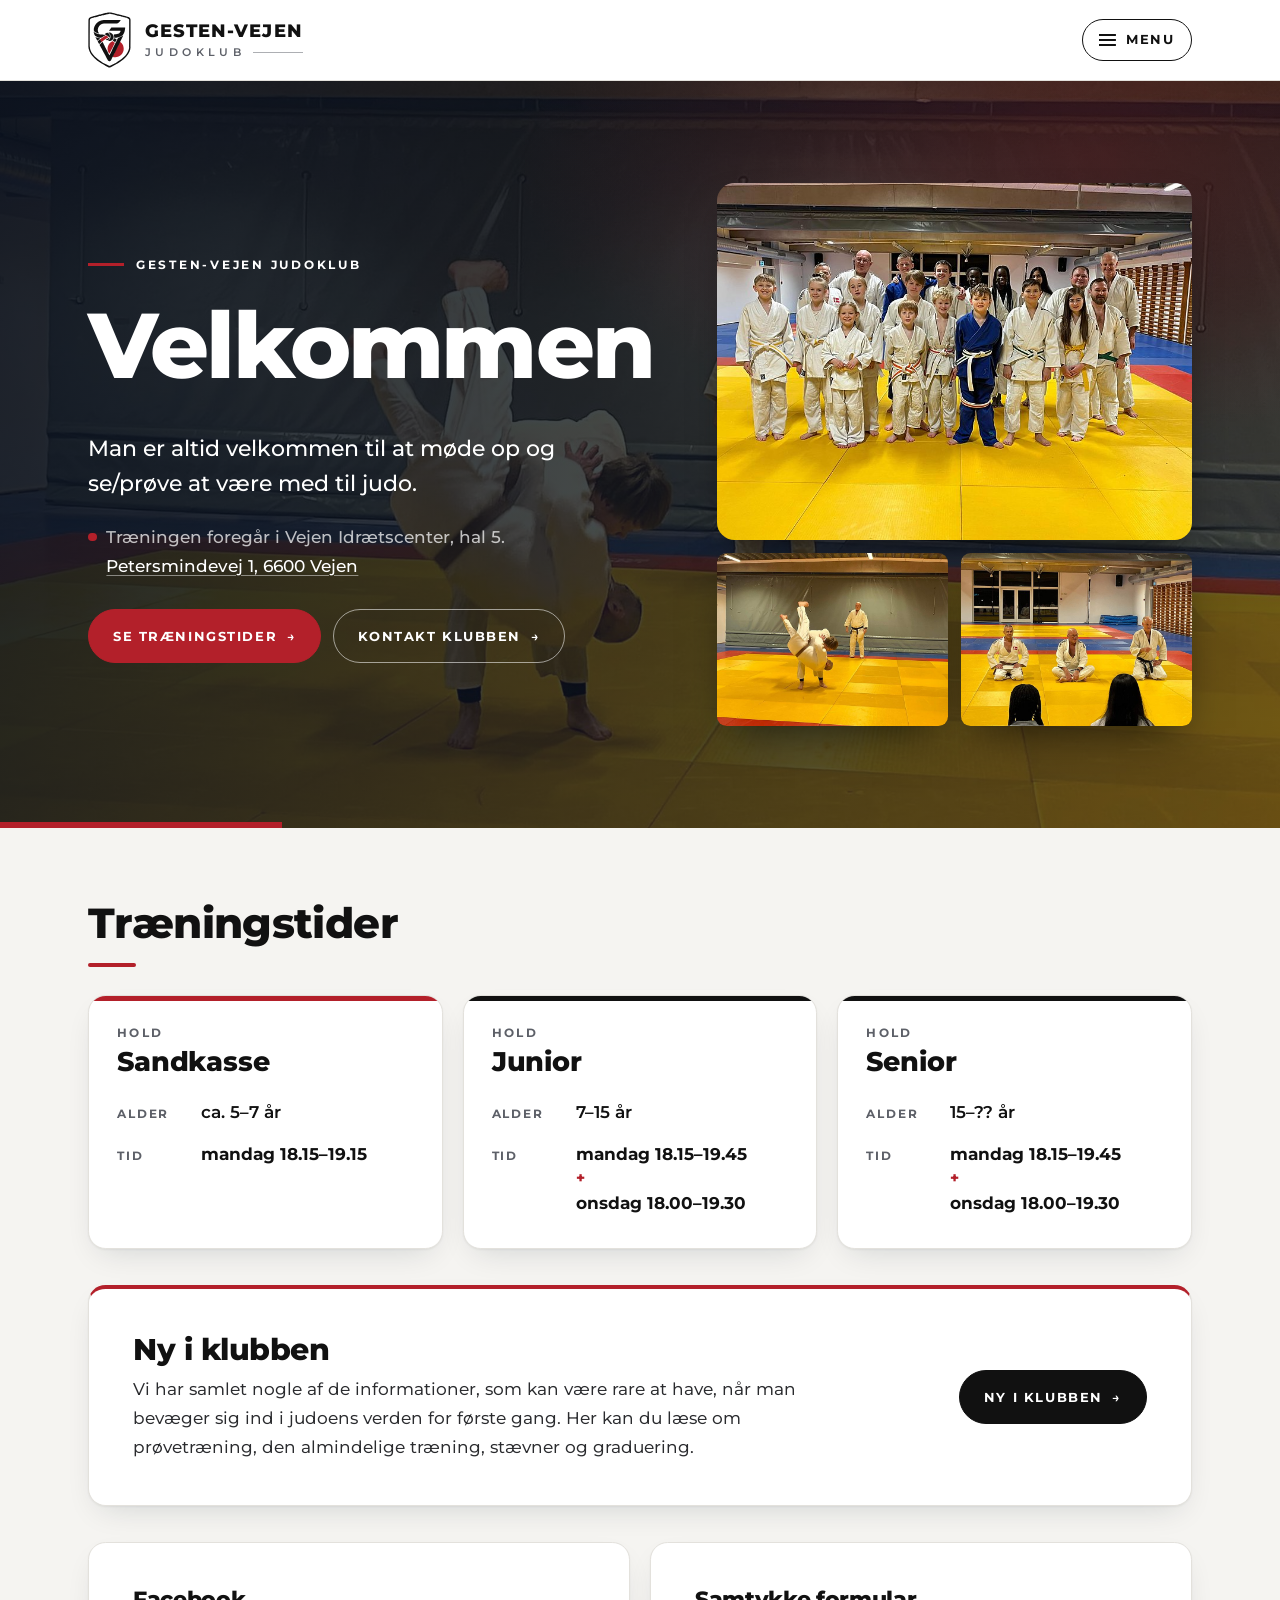
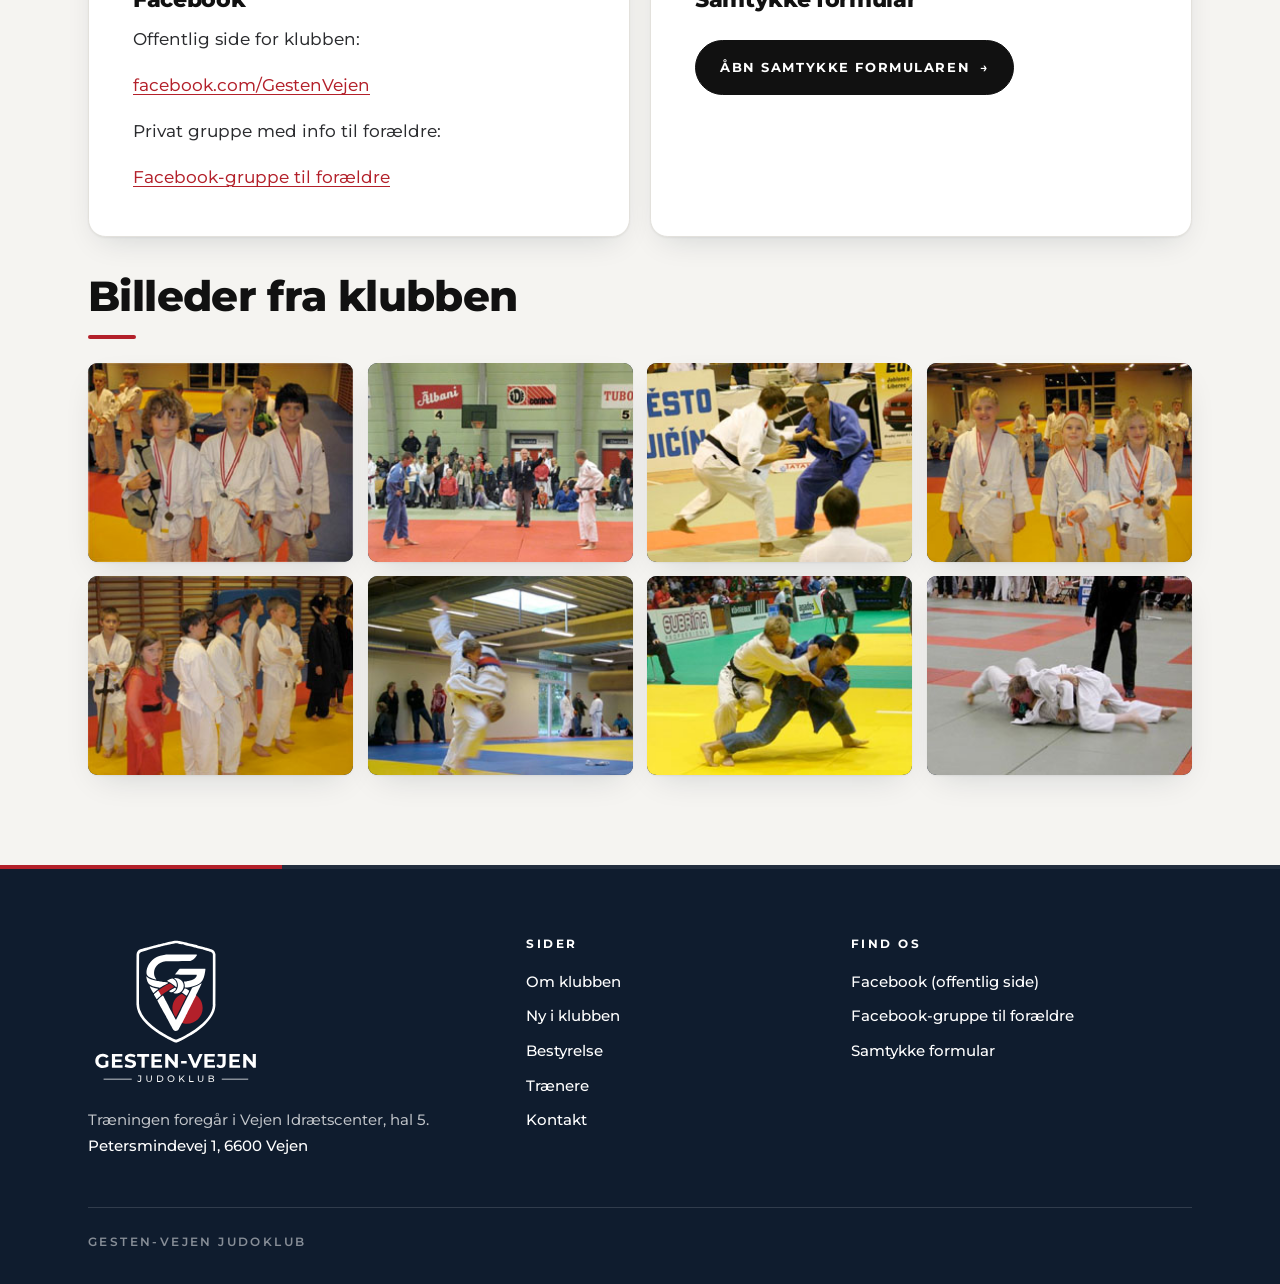
<file: index.html>
<!DOCTYPE html>
<html lang="da">
<head>
  <meta charset="utf-8">
  <meta name="viewport" content="width=device-width, initial-scale=1">
  <title>Gesten-Vejen Judoklub</title>
  <meta name="description" content="Gesten-Vejen Judoklub. Kom og prøv judo i Vejen Idrætscenter, hal 5. Se træningstider for sandkasse, junior og senior.">
  <meta name="theme-color" content="#0f1c2e">
  <link rel="icon" href="img/favicon.ico" sizes="32x32">
  <link rel="icon" href="img/favicon.svg" type="image/svg+xml">
  <link rel="apple-touch-icon" href="img/apple-touch-icon.png">
  <link rel="preload" href="fonts/montserrat-var.woff2" as="font" type="font/woff2" crossorigin>
  <link rel="stylesheet" href="css/style.css">
</head>
<body>
  <a class="skip-link" href="#indhold">Spring til indhold</a>
  <header class="site-header">
    <div class="header-inner">
      <a class="brand" href="index.html">
        <img src="img/logo.svg" width="43" height="55" alt="">
        <span class="brand-text">
          <span class="brand-name">Gesten-Vejen</span>
          <span class="brand-sub">Judoklub</span>
        </span>
      </a>
      <input type="checkbox" id="nav-toggle" class="nav-toggle">
      <label class="nav-button" for="nav-toggle"><span class="nav-open">Menu</span><span class="nav-close">Luk</span></label>
      <nav class="site-nav" aria-label="Hovedmenu">
        <ul>
          <li><a href="index.html" aria-current="page">Forside</a></li>
          <li><a href="om-klubben.html">Om klubben</a></li>
          <li><a href="ny-i-klubben.html">Ny i klubben</a></li>
          <li><a href="judo.html">Judo</a></li>
          <li><a href="graduering.html">Graduering</a></li>
          <li><a href="graduering-senior.html">Graduering senior</a></li>
          <li><a href="links.html">Links</a></li>
          <li><a href="kontakt.html">Kontakt</a></li>
        </ul>
      </nav>
    </div>
  </header>
  <main id="indhold">
    <section class="hero" aria-labelledby="velkommen">
      <div class="wrap hero-inner">
        <div class="hero-text">
          <p class="eyebrow">Gesten-Vejen Judoklub</p>
          <h1 id="velkommen">Velkommen</h1>
          <p class="hero-lead">Man er altid velkommen til at møde op og se/prøve at være med til judo.</p>
          <p class="hero-place">Træningen foregår i Vejen Idrætscenter, hal 5.<br>
          <a href="https://www.google.com/maps/search/?api=1&amp;query=Petersmindevej+1%2C+6600+Vejen">Petersmindevej 1, 6600 Vejen</a></p>
          <p class="actions">
            <a class="btn" href="#traeningstider">Se træningstider</a>
            <a class="btn btn-ghost" href="kontakt.html">Kontakt klubben</a>
          </p>
        </div>
        <div class="hero-media">
          <img class="hero-photo hero-photo-main"
               src="img/foto/gruppebillede-hallen-800.jpg"
               srcset="img/foto/gruppebillede-hallen-800.jpg 800w, img/foto/gruppebillede-hallen.jpg 1600w"
               sizes="(min-width: 900px) 34vw, calc(100vw - 2.3rem)"
               width="1600" height="1200"
               alt="Børn og voksne i judodragter står samlet til gruppebillede på den gule måtte i hallen."
               fetchpriority="high">
          <img class="hero-photo"
               src="img/foto/kast-paa-maatten-800.jpg"
               srcset="img/foto/kast-paa-maatten-800.jpg 800w, img/foto/kast-paa-maatten.jpg 1600w"
               sizes="(min-width: 900px) 16vw, calc(50vw - 1.4rem)"
               width="1600" height="1200"
               alt="En judoka i hvid dragt kaster en anden på den gule måtte, mens en træner i sort bælte ser på.">
          <img class="hero-photo"
               src="img/foto/treenere-paa-maatten-800.jpg"
               srcset="img/foto/treenere-paa-maatten-800.jpg 800w, img/foto/treenere-paa-maatten.jpg 1600w"
               sizes="(min-width: 900px) 16vw, calc(50vw - 1.4rem)"
               width="1600" height="1200"
               alt="Tre trænere i hvide judodragter sidder på den gule, røde og blå måtte i hallen.">
        </div>
      </div>
    </section>
    <div class="site-main">
    <div class="wrap">
      <section id="traeningstider" class="section-block">
        <div class="section-head">
          <h2>Træningstider</h2>
        </div>
        <div class="time-cards">
          <article class="time-card">
            <p class="time-card-label">Hold</p>
            <h3>Sandkasse</h3>
            <dl>
              <dt>Alder</dt>
              <dd>ca. 5–7 år</dd>
              <dt>Tid</dt>
              <dd><span class="slot">mandag 18.15–19.15</span></dd>
            </dl>
          </article>
          <article class="time-card">
            <p class="time-card-label">Hold</p>
            <h3>Junior</h3>
            <dl>
              <dt>Alder</dt>
              <dd>7–15 år</dd>
              <dt>Tid</dt>
              <dd><span class="slot">mandag 18.15–19.45</span> <span class="slot-plus">+</span> <span class="slot">onsdag 18.00–19.30</span></dd>
            </dl>
          </article>
          <article class="time-card">
            <p class="time-card-label">Hold</p>
            <h3>Senior</h3>
            <dl>
              <dt>Alder</dt>
              <dd>15–?? år</dd>
              <dt>Tid</dt>
              <dd><span class="slot">mandag 18.15–19.45</span> <span class="slot-plus">+</span> <span class="slot">onsdag 18.00–19.30</span></dd>
            </dl>
          </article>
        </div>
      </section>


      <section class="panel teaser" aria-labelledby="ny-i-klubben-teaser">
        <div class="teaser-inner">
          <div>
            <h2 id="ny-i-klubben-teaser">Ny i klubben</h2>
            <p>Vi har samlet nogle af de informationer, som kan være rare at have, når man bevæger sig ind i judoens verden for første gang. Her kan du læse om prøvetræning, den almindelige træning, stævner og graduering.</p>
          </div>
          <p class="actions">
            <a class="btn btn-light" href="ny-i-klubben.html">Ny i klubben</a>
          </p>
        </div>
      </section>

      <div class="split mt">
        <section class="panel">
          <h2>Facebook</h2>
          <p>Offentlig side for klubben:</p>
          <p><a href="https://www.facebook.com/GestenVejen/">facebook.com/GestenVejen</a></p>
          <p>Privat gruppe med info til forældre:</p>
          <p><a href="https://www.facebook.com/groups/1879137695692778">Facebook-gruppe til forældre</a></p>
        </section>
        <section class="panel">
          <h2>Samtykke formular</h2>
          <p class="actions">
            <a class="btn btn-light" href="https://docs.google.com/forms/d/e/1FAIpQLScfp7HUJa1pQBzSt7RUPwWTZTJab6dxCkrOlCCXXaspszg4RQ/viewform?usp=sharing&amp;ouid=102798556822997077446">Åbn samtykke formularen</a>
          </p>
        </section>
      </div>

      <section id="billeder" class="mt-lg">
        <h2>Billeder fra klubben</h2>
      <ul class="gallery">
        <li><a href="#foto-1"><img src="img/slider/1.jpg" width="263" height="197" alt="Tre børn i hvide judodragter med medaljer på en rød og gul måtte."></a></li>
        <li><a href="#foto-2"><img src="img/slider/2.jpg" width="263" height="197" alt="Judokamp i en idrætshal med tilskuere og en kæmper i blå dragt."></a></li>
        <li><a href="#foto-3"><img src="img/slider/3.jpg" width="263" height="197" alt="To judoka i henholdsvis hvid og blå dragt kæmper foran tilskuere."></a></li>
        <li><a href="#foto-4"><img src="img/slider/4.jpg" width="263" height="197" alt="Tre børn i hvide judodragter med medaljer efter et stævne."></a></li>
        <li><a href="#foto-5"><img src="img/slider/5.jpg" width="263" height="197" alt="En række børn i judodragter står på måtten i hallen."></a></li>
        <li><a href="#foto-6"><img src="img/slider/6.jpg" width="263" height="197" alt="En judoka i hvid dragt kaster på den gule og blå måtte i hallen."></a></li>
        <li><a href="#foto-7"><img src="img/slider/7.jpg" width="263" height="197" alt="To børn kæmper på måtten, den ene i hvid og den anden i blå judodragt."></a></li>
        <li><a href="#foto-8"><img src="img/slider/8.jpg" width="263" height="197" alt="To judoka kæmper på måtten, mens en tredje står ved siden af."></a></li>
      </ul>
    <div id="foto-1" class="lightbox">
      <img src="img/slider/1.jpg" width="263" height="197" alt="Tre børn i hvide judodragter med medaljer på en rød og gul måtte.">
      <a class="close" href="#billeder">Luk billede</a>
    </div>
    <div id="foto-2" class="lightbox">
      <img src="img/slider/2.jpg" width="263" height="197" alt="Judokamp i en idrætshal med tilskuere og en kæmper i blå dragt.">
      <a class="close" href="#billeder">Luk billede</a>
    </div>
    <div id="foto-3" class="lightbox">
      <img src="img/slider/3.jpg" width="263" height="197" alt="To judoka i henholdsvis hvid og blå dragt kæmper foran tilskuere.">
      <a class="close" href="#billeder">Luk billede</a>
    </div>
    <div id="foto-4" class="lightbox">
      <img src="img/slider/4.jpg" width="263" height="197" alt="Tre børn i hvide judodragter med medaljer efter et stævne.">
      <a class="close" href="#billeder">Luk billede</a>
    </div>
    <div id="foto-5" class="lightbox">
      <img src="img/slider/5.jpg" width="263" height="197" alt="En række børn i judodragter står på måtten i hallen.">
      <a class="close" href="#billeder">Luk billede</a>
    </div>
    <div id="foto-6" class="lightbox">
      <img src="img/slider/6.jpg" width="263" height="197" alt="En judoka i hvid dragt kaster på den gule og blå måtte i hallen.">
      <a class="close" href="#billeder">Luk billede</a>
    </div>
    <div id="foto-7" class="lightbox">
      <img src="img/slider/7.jpg" width="263" height="197" alt="To børn kæmper på måtten, den ene i hvid og den anden i blå judodragt.">
      <a class="close" href="#billeder">Luk billede</a>
    </div>
    <div id="foto-8" class="lightbox">
      <img src="img/slider/8.jpg" width="263" height="197" alt="To judoka kæmper på måtten, mens en tredje står ved siden af.">
      <a class="close" href="#billeder">Luk billede</a>
    </div>
      </section>

    </div>
    </div>
  </main>
  <footer class="site-footer">
    <div class="wrap">
      <div class="footer-grid">
        <div class="footer-brand">
          <h2 class="visually-hidden">Gesten-Vejen Judoklub</h2>
          <img src="img/logo-fuld-hvid.svg" width="190" height="162" alt="">
          <p>Træningen foregår i Vejen Idrætscenter, hal 5.<br>
          <a href="https://www.google.com/maps/search/?api=1&amp;query=Petersmindevej+1%2C+6600+Vejen">Petersmindevej 1, 6600 Vejen</a></p>
        </div>
        <div>
          <h2>Sider</h2>
          <ul>
            <li><a href="om-klubben.html">Om klubben</a></li>
            <li><a href="ny-i-klubben.html">Ny i klubben</a></li>
            <li><a href="bestyrelse.html">Bestyrelse</a></li>
            <li><a href="traenere.html">Trænere</a></li>
            <li><a href="kontakt.html">Kontakt</a></li>
          </ul>
        </div>
        <div>
          <h2>Find os</h2>
          <ul>
            <li><a href="https://www.facebook.com/GestenVejen/">Facebook (offentlig side)</a></li>
            <li><a href="https://www.facebook.com/groups/1879137695692778">Facebook-gruppe til forældre</a></li>
            <li><a href="https://docs.google.com/forms/d/e/1FAIpQLScfp7HUJa1pQBzSt7RUPwWTZTJab6dxCkrOlCCXXaspszg4RQ/viewform?usp=sharing&amp;ouid=102798556822997077446">Samtykke formular</a></li>
          </ul>
        </div>
      </div>
      <p class="footer-copy">Gesten-Vejen Judoklub</p>
    </div>
  </footer>
</body>
</html>
</file>
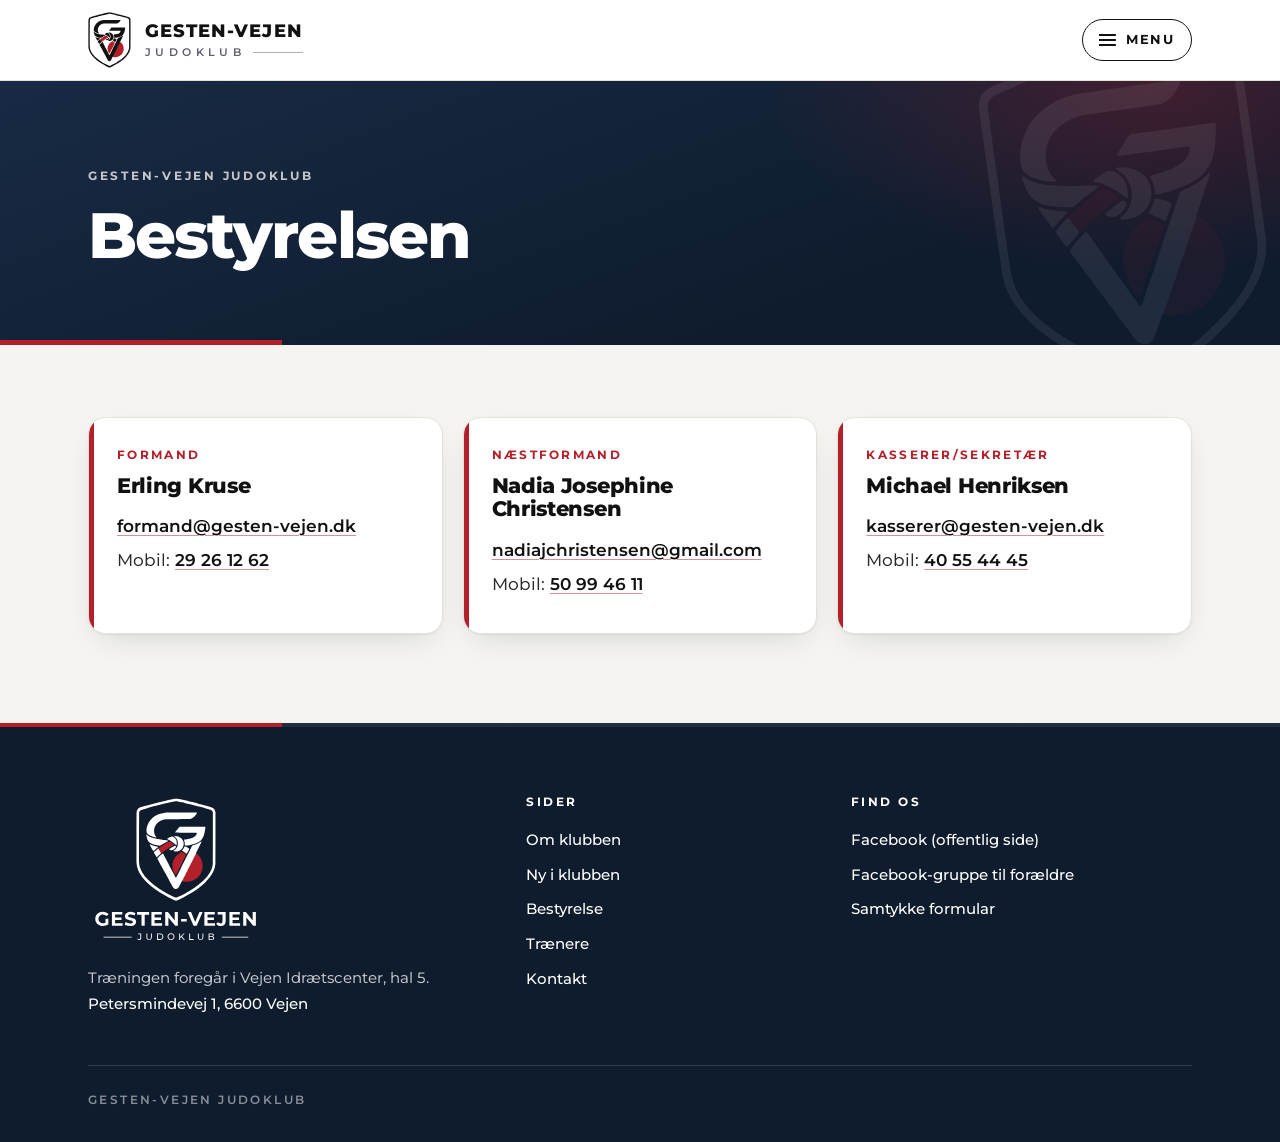
<file: bestyrelse.html>
<!DOCTYPE html>
<html lang="da">
<head>
  <meta charset="utf-8">
  <meta name="viewport" content="width=device-width, initial-scale=1">
  <title>Bestyrelse | Gesten-Vejen Judoklub</title>
  <meta name="description" content="Bestyrelsen i Gesten-Vejen Judoklub: formand, næstformand og kasserer/sekretær.">
  <meta name="theme-color" content="#0f1c2e">
  <link rel="icon" href="img/favicon.ico" sizes="32x32">
  <link rel="icon" href="img/favicon.svg" type="image/svg+xml">
  <link rel="apple-touch-icon" href="img/apple-touch-icon.png">
  <link rel="preload" href="fonts/montserrat-var.woff2" as="font" type="font/woff2" crossorigin>
  <link rel="stylesheet" href="css/style.css">
</head>
<body>
  <a class="skip-link" href="#indhold">Spring til indhold</a>
  <header class="site-header">
    <div class="header-inner">
      <a class="brand" href="index.html">
        <img src="img/logo.svg" width="43" height="55" alt="">
        <span class="brand-text">
          <span class="brand-name">Gesten-Vejen</span>
          <span class="brand-sub">Judoklub</span>
        </span>
      </a>
      <input type="checkbox" id="nav-toggle" class="nav-toggle">
      <label class="nav-button" for="nav-toggle"><span class="nav-open">Menu</span><span class="nav-close">Luk</span></label>
      <nav class="site-nav" aria-label="Hovedmenu">
        <ul>
          <li><a href="index.html">Forside</a></li>
          <li><a href="om-klubben.html">Om klubben</a></li>
          <li><a href="ny-i-klubben.html">Ny i klubben</a></li>
          <li><a href="judo.html">Judo</a></li>
          <li><a href="graduering.html">Graduering</a></li>
          <li><a href="graduering-senior.html">Graduering senior</a></li>
          <li><a href="links.html">Links</a></li>
          <li><a href="kontakt.html">Kontakt</a></li>
        </ul>
      </nav>
    </div>
  </header>
  <main id="indhold">
    <div class="page-head">
      <div class="wrap">
        <h1>Bestyrelsen</h1>
      </div>
    </div>
    <div class="site-main">
    <div class="wrap">
      <div class="people">
        <article class="person">
          <p class="role">Formand</p>
          <h2 class="name">Erling Kruse</h2>
          <p><a href="mailto:formand@gesten-vejen.dk">formand@gesten-vejen.dk</a></p>
          <p>Mobil: <a href="tel:+4529261262">29 26 12 62</a></p>
        </article>
        <article class="person">
          <p class="role">Næstformand</p>
          <h2 class="name">Nadia Josephine Christensen</h2>
          <p><a href="mailto:nadiajchristensen@gmail.com">nadiajchristensen@gmail.com</a></p>
          <p>Mobil: <a href="tel:+4550994611">50 99 46 11</a></p>
        </article>
        <article class="person">
          <p class="role">Kasserer/Sekretær</p>
          <h2 class="name">Michael Henriksen</h2>
          <p><a href="mailto:kasserer@gesten-vejen.dk">kasserer@gesten-vejen.dk</a></p>
          <p>Mobil: <a href="tel:+4540554445">40 55 44 45</a></p>
        </article>
      </div>

    </div>
    </div>
  </main>
  <footer class="site-footer">
    <div class="wrap">
      <div class="footer-grid">
        <div class="footer-brand">
          <h2 class="visually-hidden">Gesten-Vejen Judoklub</h2>
          <img src="img/logo-fuld-hvid.svg" width="190" height="162" alt="">
          <p>Træningen foregår i Vejen Idrætscenter, hal 5.<br>
          <a href="https://www.google.com/maps/search/?api=1&amp;query=Petersmindevej+1%2C+6600+Vejen">Petersmindevej 1, 6600 Vejen</a></p>
        </div>
        <div>
          <h2>Sider</h2>
          <ul>
            <li><a href="om-klubben.html">Om klubben</a></li>
            <li><a href="ny-i-klubben.html">Ny i klubben</a></li>
            <li><a href="bestyrelse.html">Bestyrelse</a></li>
            <li><a href="traenere.html">Trænere</a></li>
            <li><a href="kontakt.html">Kontakt</a></li>
          </ul>
        </div>
        <div>
          <h2>Find os</h2>
          <ul>
            <li><a href="https://www.facebook.com/GestenVejen/">Facebook (offentlig side)</a></li>
            <li><a href="https://www.facebook.com/groups/1879137695692778">Facebook-gruppe til forældre</a></li>
            <li><a href="https://docs.google.com/forms/d/e/1FAIpQLScfp7HUJa1pQBzSt7RUPwWTZTJab6dxCkrOlCCXXaspszg4RQ/viewform?usp=sharing&amp;ouid=102798556822997077446">Samtykke formular</a></li>
          </ul>
        </div>
      </div>
      <p class="footer-copy">Gesten-Vejen Judoklub</p>
    </div>
  </footer>
</body>
</html>
</file>
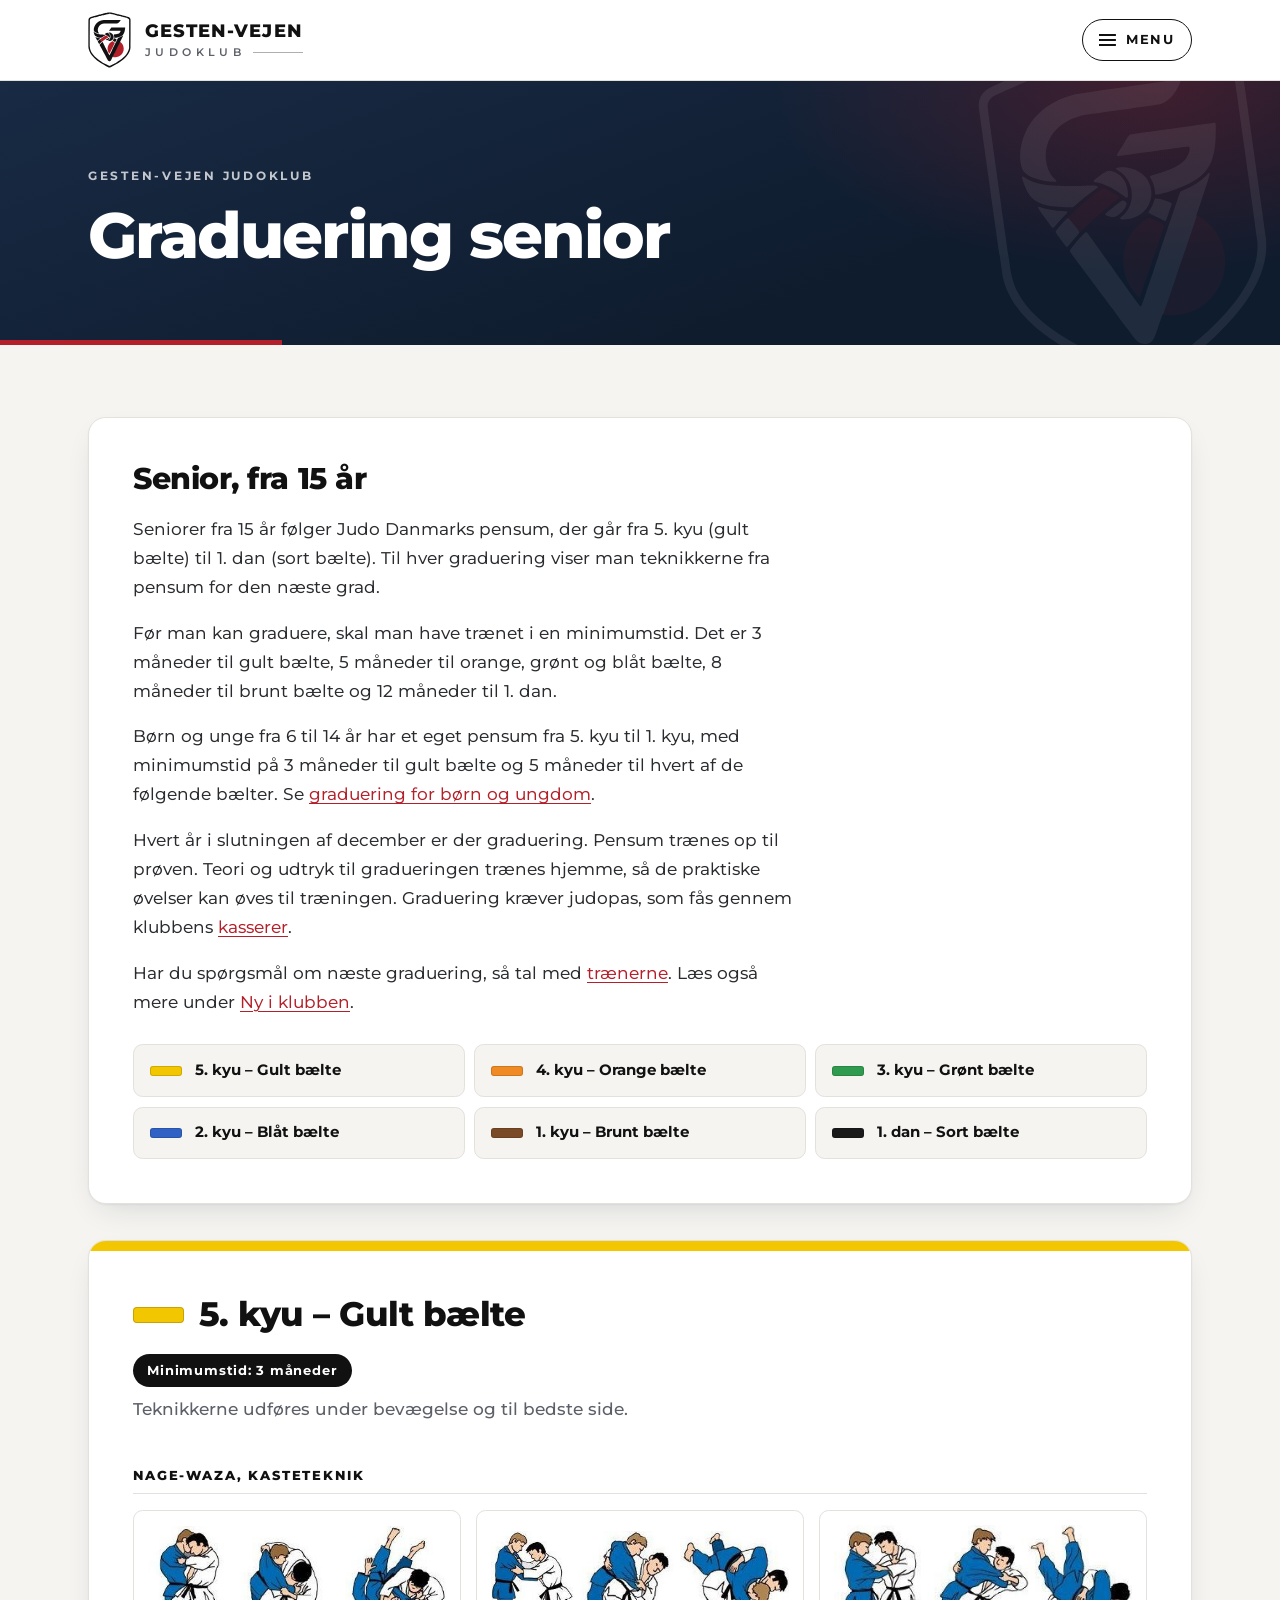
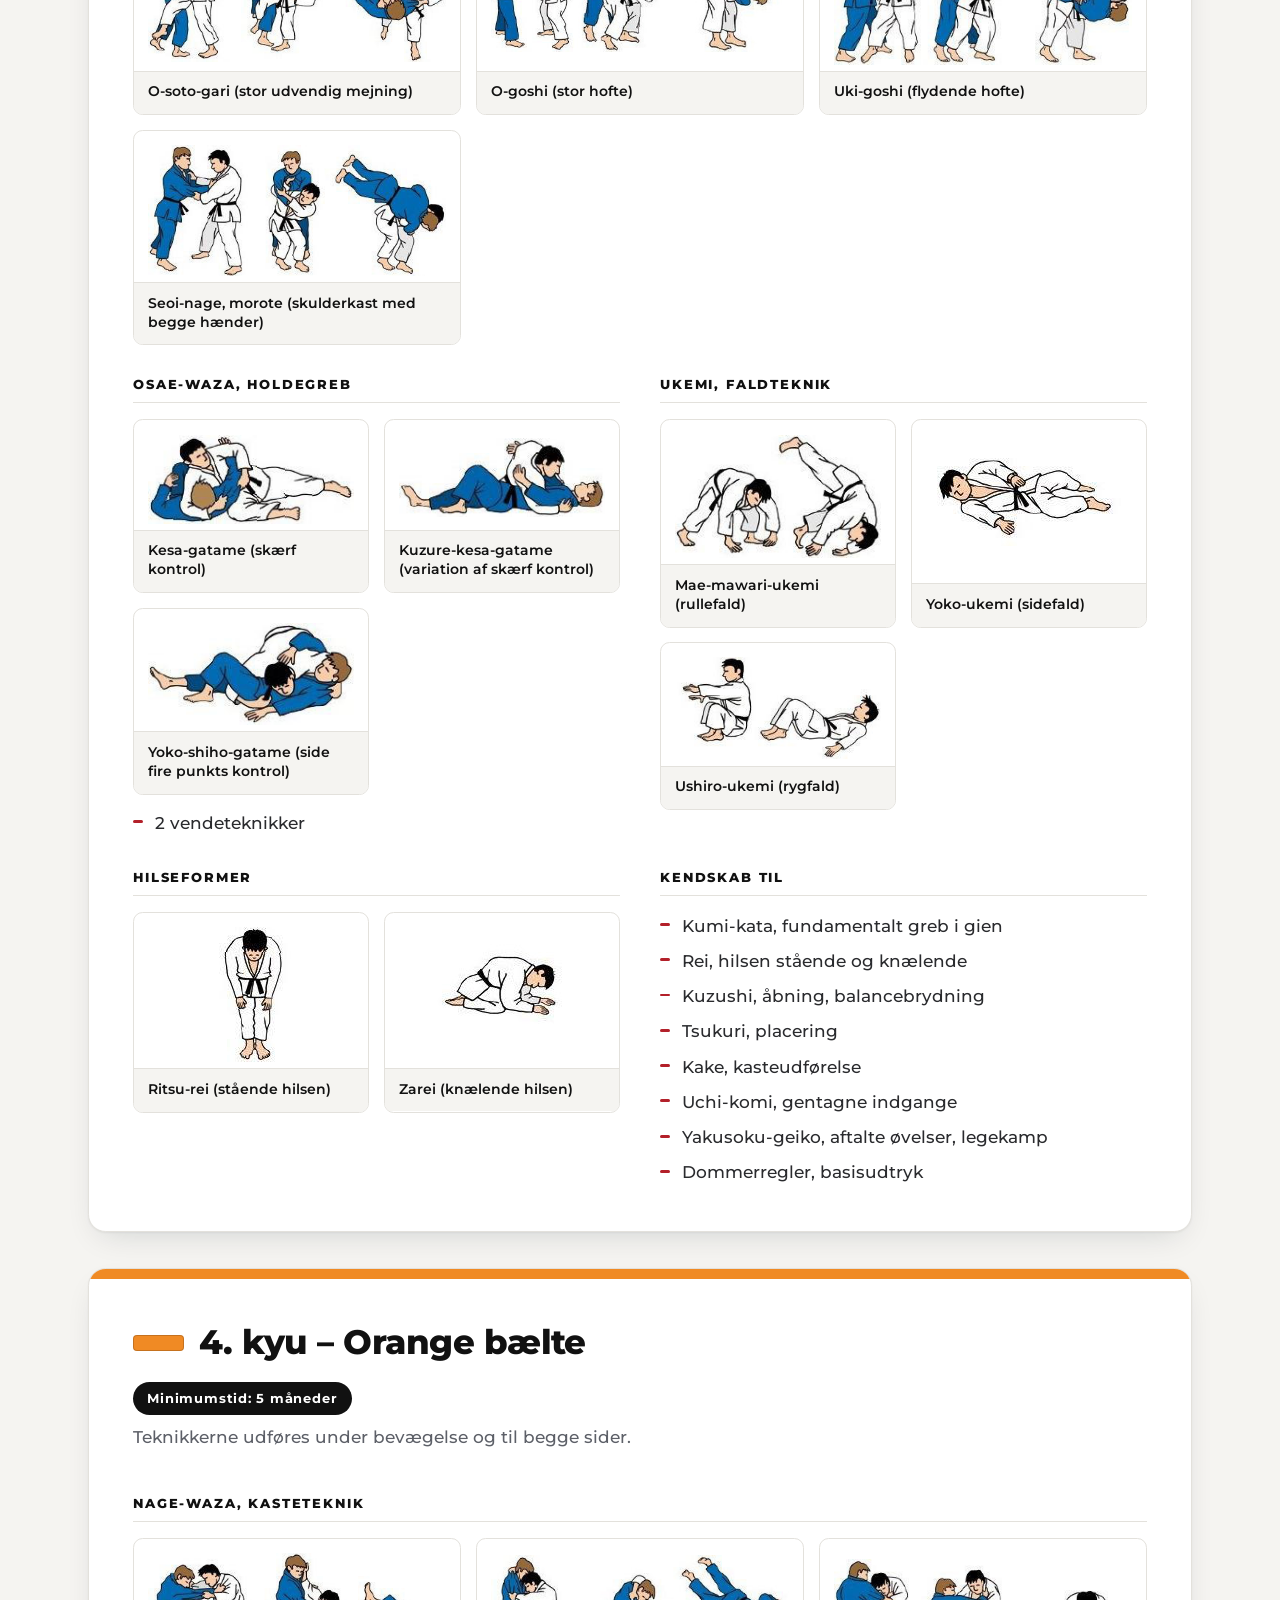
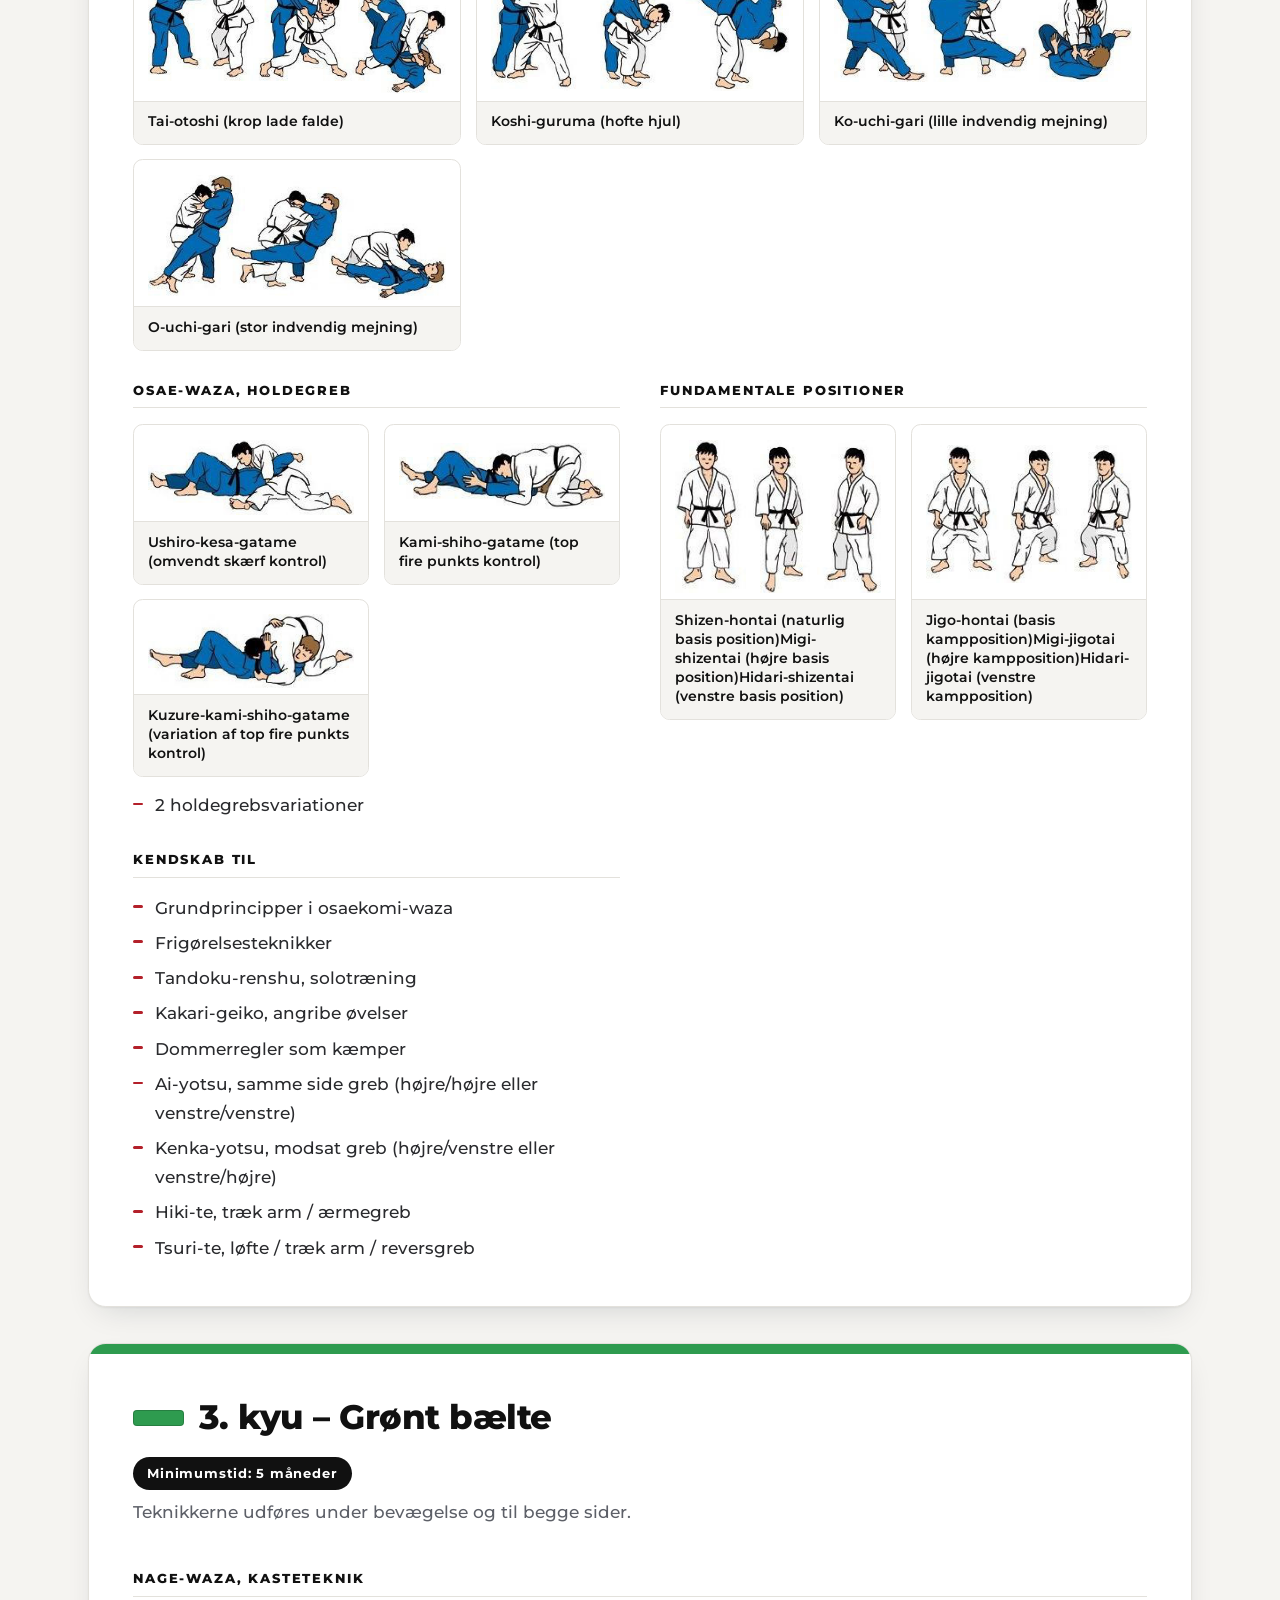
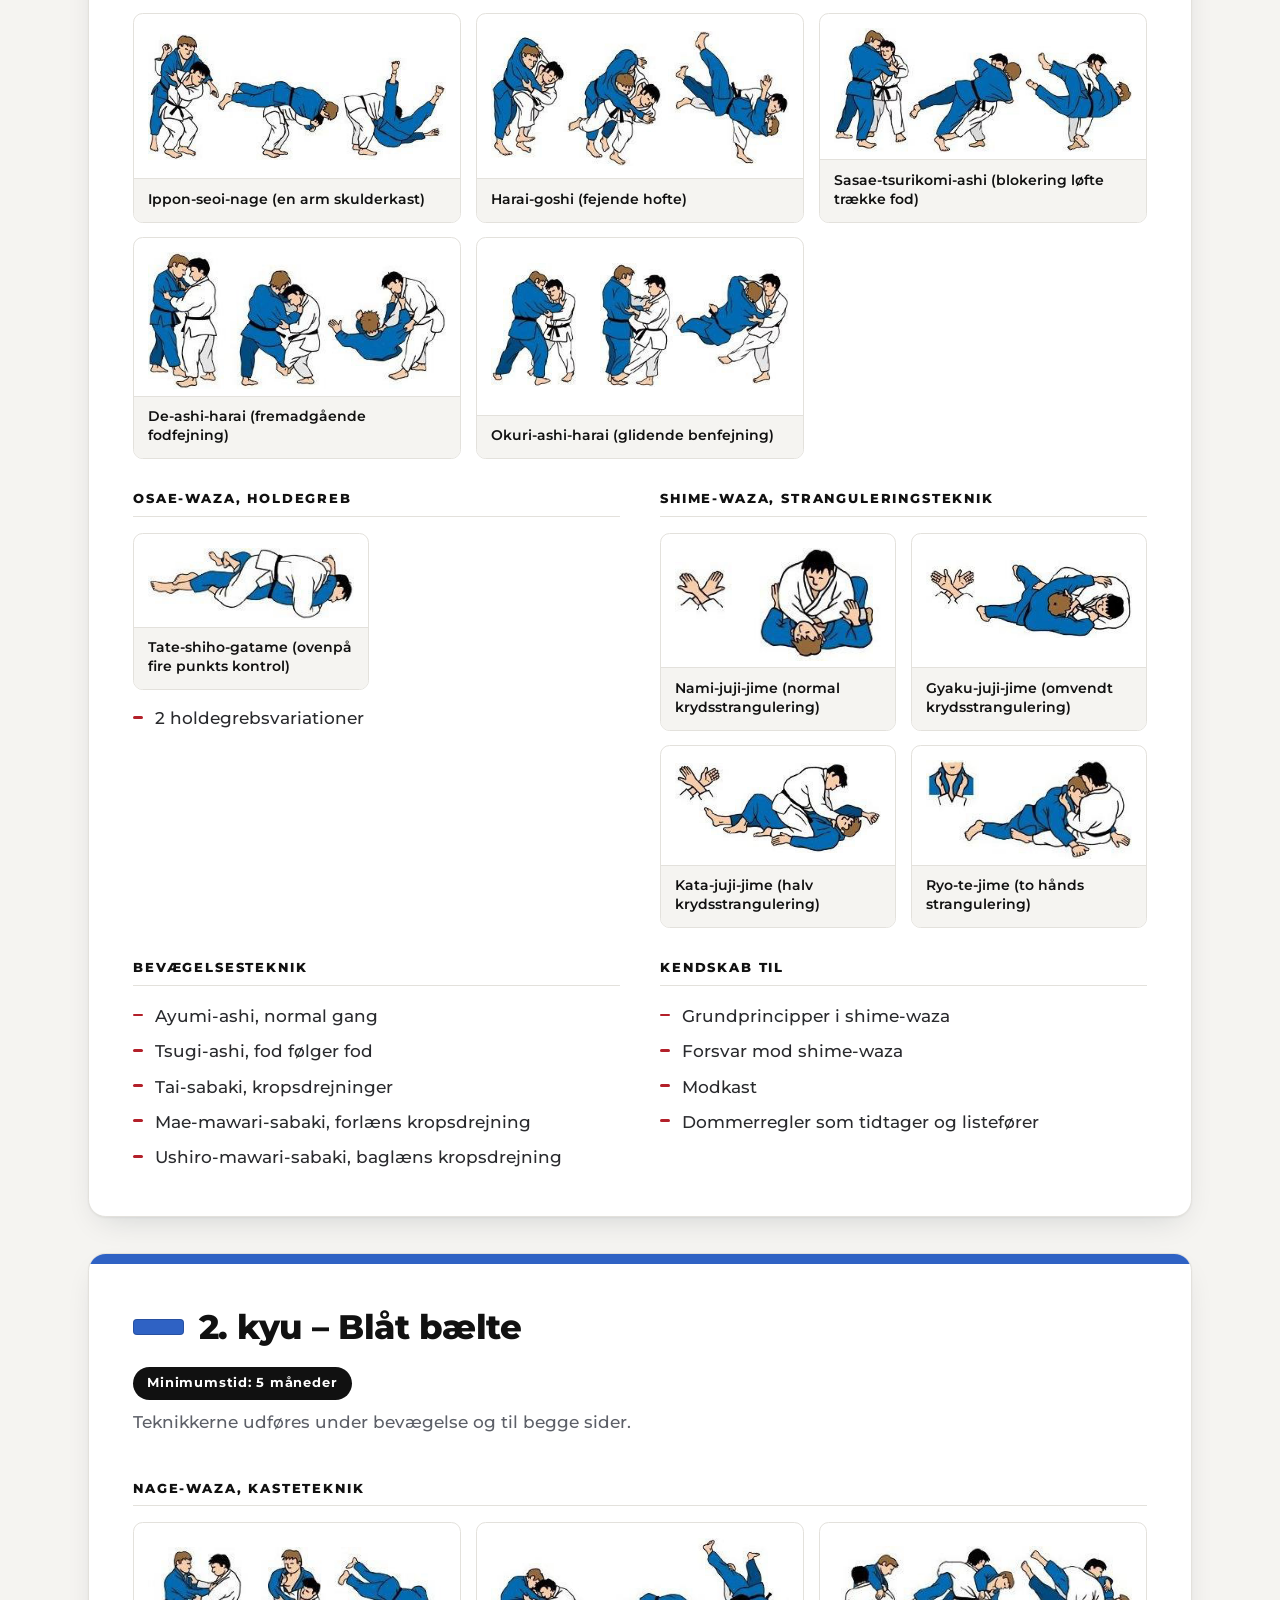
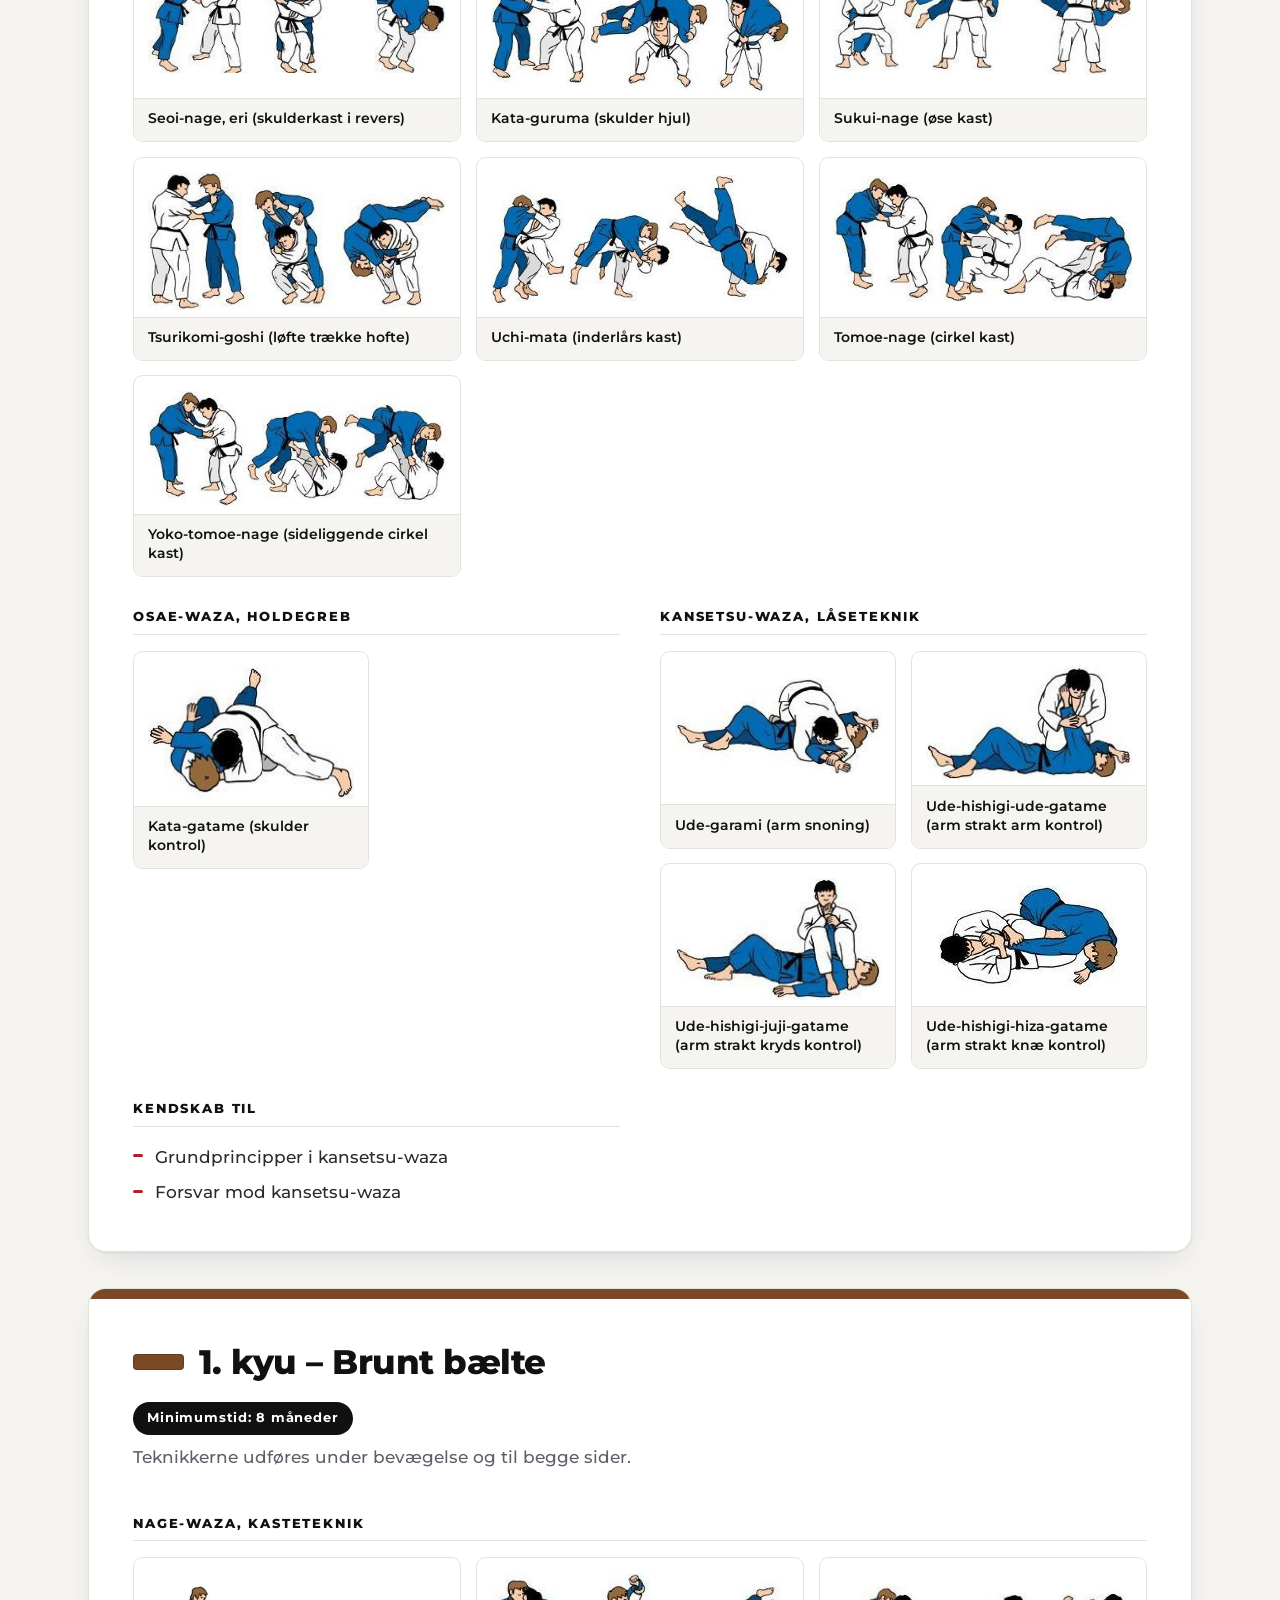
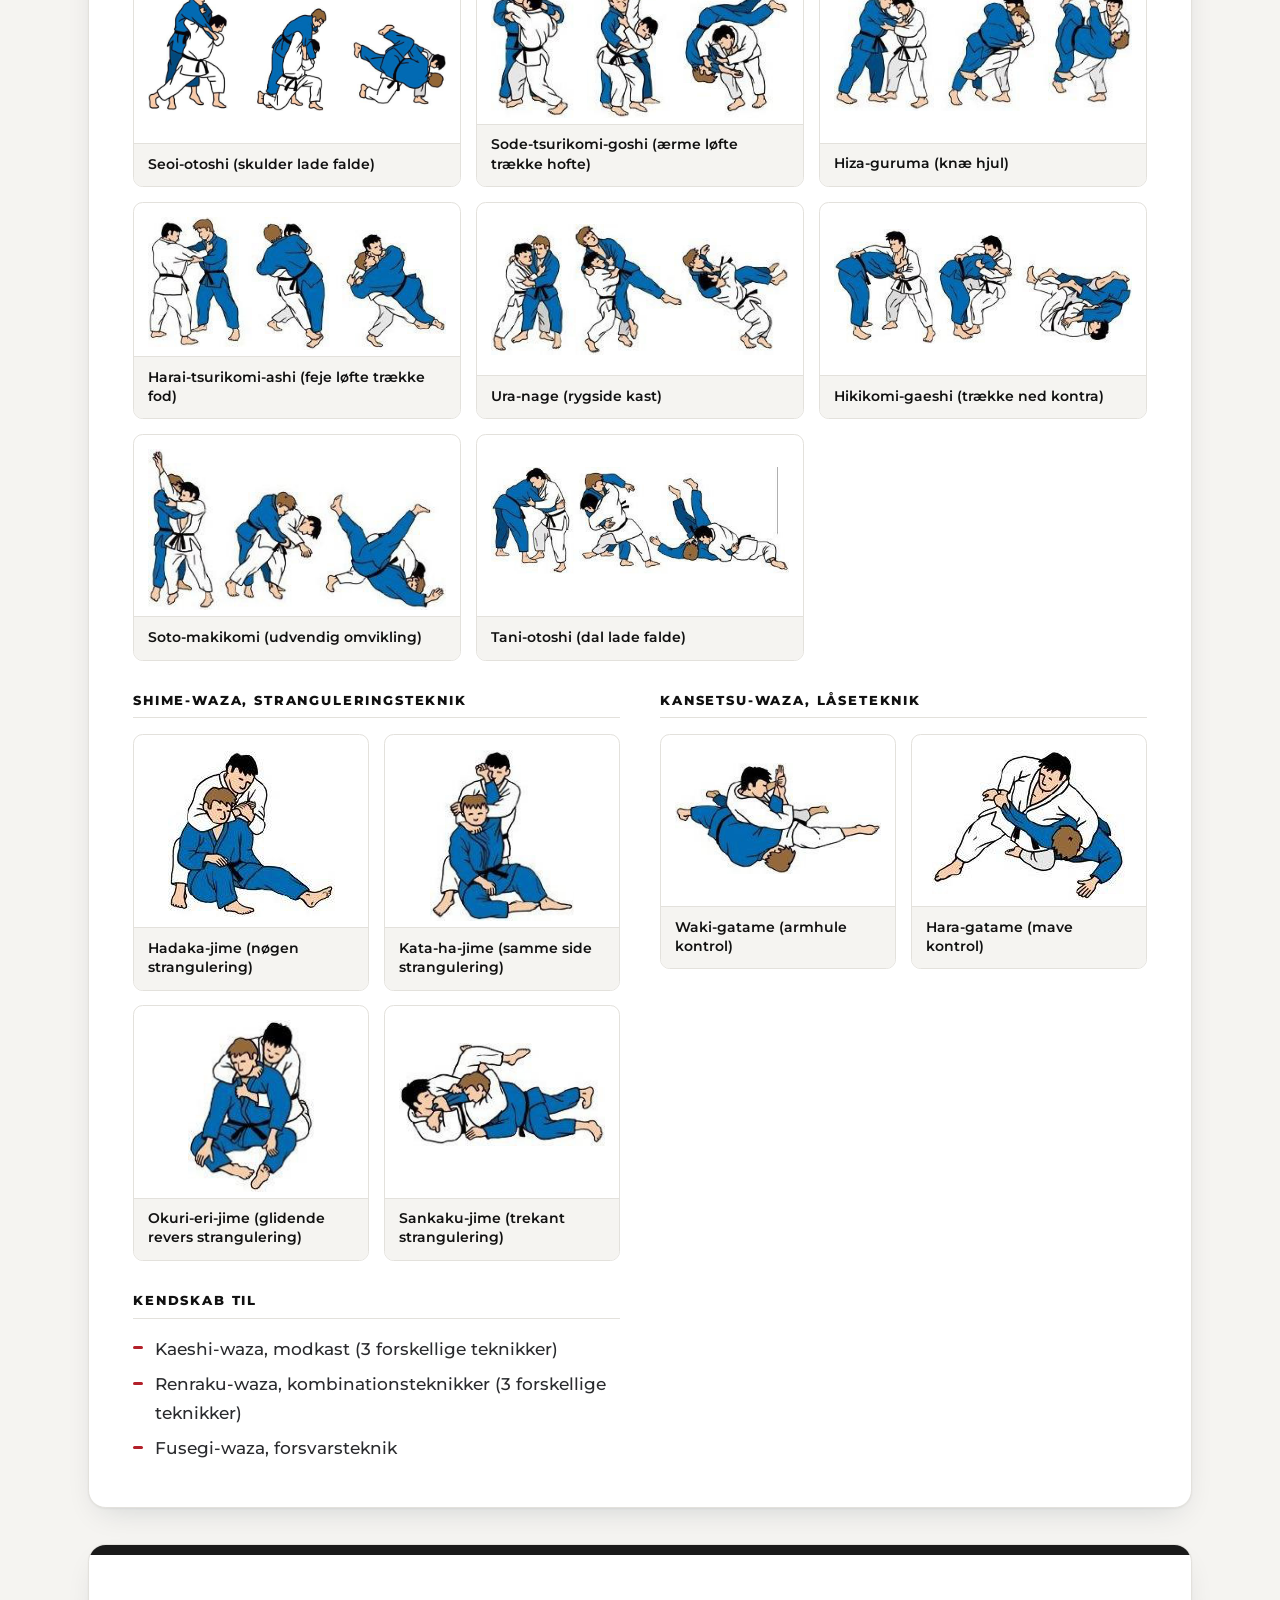
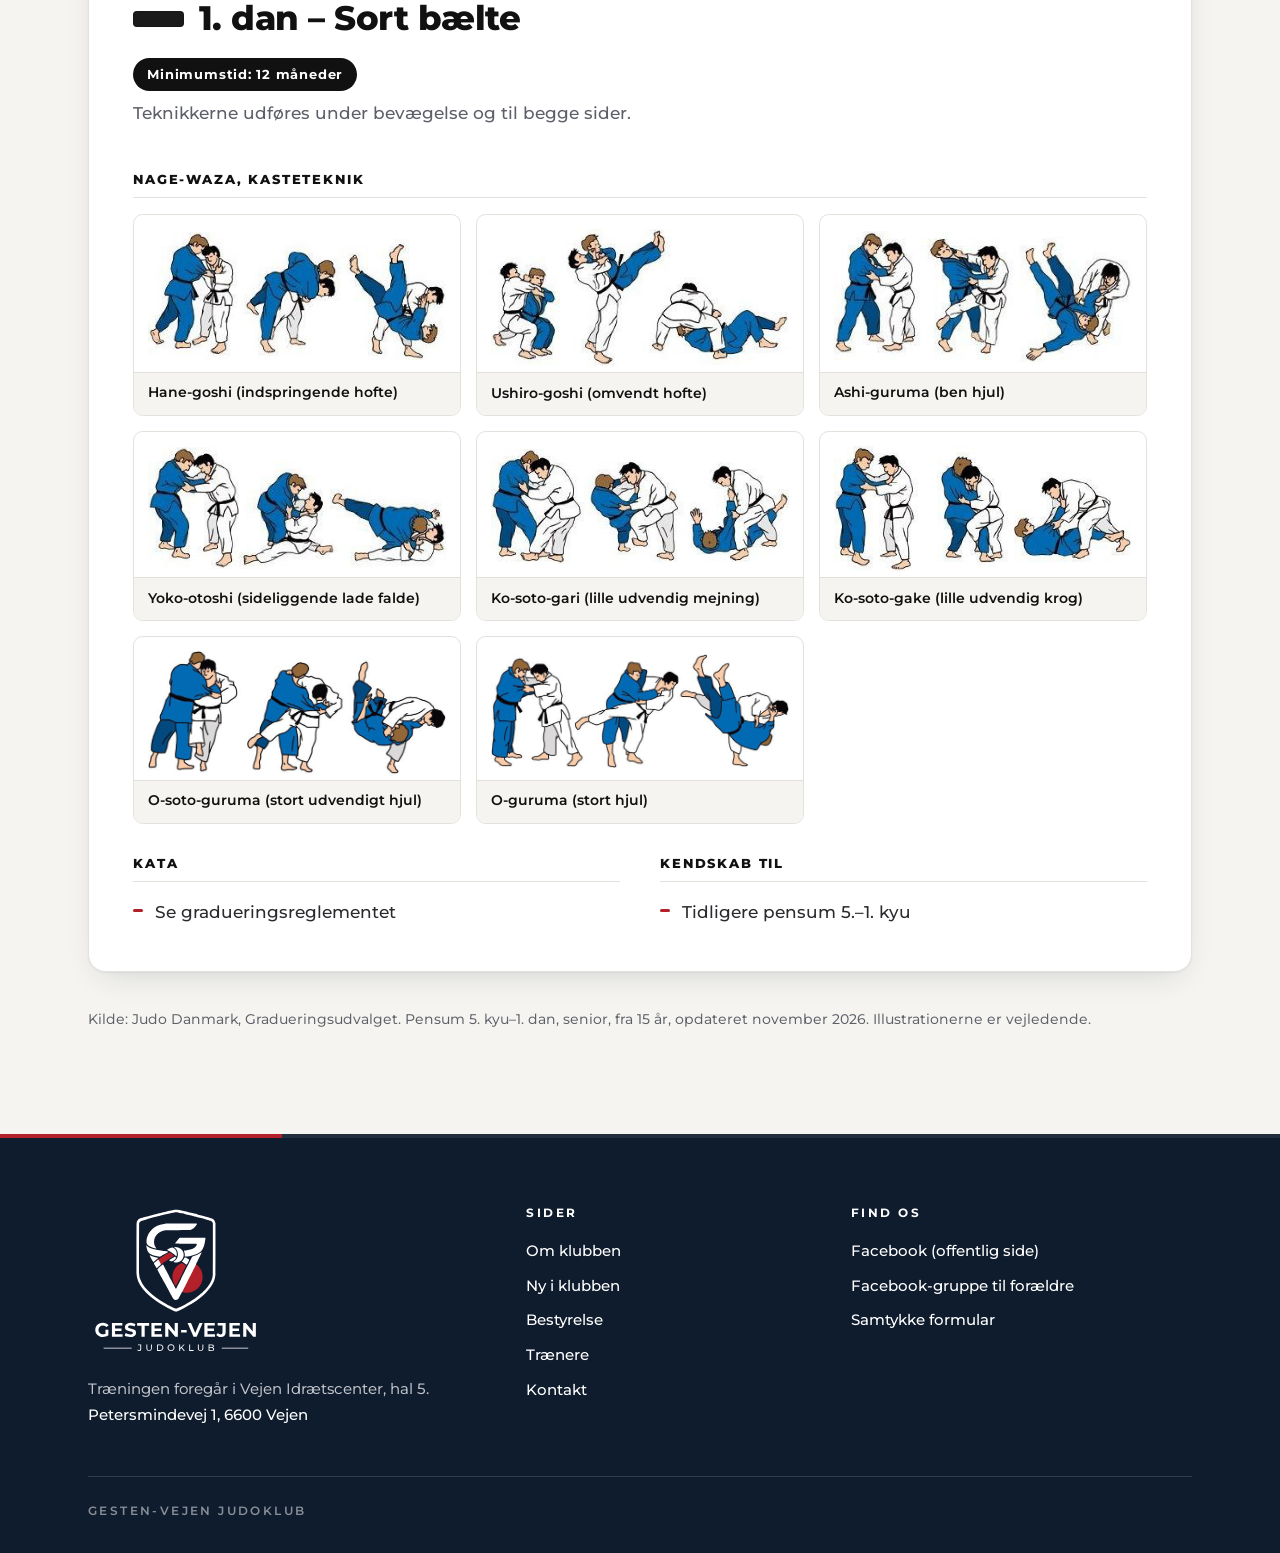
<file: graduering-senior.html>
<!DOCTYPE html>
<html lang="da">
<head>
  <meta charset="utf-8">
  <meta name="viewport" content="width=device-width, initial-scale=1">
  <title>Graduering senior | Gesten-Vejen Judoklub</title>
  <meta name="description" content="Graduering i judo for senior fra 15 år: pensum og minimumstid fra 5. kyu til 1. dan.">
  <meta name="theme-color" content="#0f1c2e">
  <link rel="icon" href="img/favicon.ico" sizes="32x32">
  <link rel="icon" href="img/favicon.svg" type="image/svg+xml">
  <link rel="apple-touch-icon" href="img/apple-touch-icon.png">
  <link rel="preload" href="fonts/montserrat-var.woff2" as="font" type="font/woff2" crossorigin>
  <link rel="stylesheet" href="css/style.css">
</head>
<body>
  <a class="skip-link" href="#indhold">Spring til indhold</a>
  <header class="site-header">
    <div class="header-inner">
      <a class="brand" href="index.html">
        <img src="img/logo.svg" width="43" height="55" alt="">
        <span class="brand-text">
          <span class="brand-name">Gesten-Vejen</span>
          <span class="brand-sub">Judoklub</span>
        </span>
      </a>
      <input type="checkbox" id="nav-toggle" class="nav-toggle">
      <label class="nav-button" for="nav-toggle"><span class="nav-open">Menu</span><span class="nav-close">Luk</span></label>
      <nav class="site-nav" aria-label="Hovedmenu">
        <ul>
          <li><a href="index.html">Forside</a></li>
          <li><a href="om-klubben.html">Om klubben</a></li>
          <li><a href="ny-i-klubben.html">Ny i klubben</a></li>
          <li><a href="judo.html">Judo</a></li>
          <li><a href="graduering.html">Graduering</a></li>
          <li><a href="graduering-senior.html" aria-current="page">Graduering senior</a></li>
          <li><a href="links.html">Links</a></li>
          <li><a href="kontakt.html">Kontakt</a></li>
        </ul>
      </nav>
    </div>
  </header>
  <main id="indhold">
    <div class="page-head">
      <div class="wrap">
        <h1>Graduering senior</h1>
      </div>
    </div>
    <div class="site-main">
    <div class="wrap">
            <article class="panel content">
        <h2>Senior, fra 15 år</h2>
        <p>Seniorer fra 15 år følger Judo Danmarks pensum, der går fra 5. kyu (gult bælte) til 1. dan (sort bælte). Til hver graduering viser man teknikkerne fra pensum for den næste grad.</p>
        <p>Før man kan graduere, skal man have trænet i en minimumstid. Det er 3 måneder til gult bælte, 5 måneder til orange, grønt og blåt bælte, 8 måneder til brunt bælte og 12 måneder til 1. dan.</p>
        <p>Børn og unge fra 6 til 14 år har et eget pensum fra 5. kyu til 1. kyu, med minimumstid på 3 måneder til gult bælte og 5 måneder til hvert af de følgende bælter. Se <a href="graduering.html">graduering for børn og ungdom</a>.</p>
        <p>Hvert år i slutningen af december er der graduering. Pensum trænes op til prøven. Teori og udtryk til gradueringen trænes hjemme, så de praktiske øvelser kan øves til træningen. Graduering kræver judopas, som fås gennem klubbens <a href="bestyrelse.html">kasserer</a>.</p>
        <p>Har du spørgsmål om næste graduering, så tal med <a href="traenere.html">trænerne</a>. Læs også mere under <a href="ny-i-klubben.html">Ny i klubben</a>.</p>
        <ul class="belt-index"><li><a href="#kyu5"><span class="belt-dot" style="background:#f2c600"></span>5. kyu – Gult bælte</a></li><li><a href="#kyu4"><span class="belt-dot" style="background:#f08a24"></span>4. kyu – Orange bælte</a></li><li><a href="#kyu3"><span class="belt-dot" style="background:#2e9b4f"></span>3. kyu – Grønt bælte</a></li><li><a href="#kyu2"><span class="belt-dot" style="background:#2f62c4"></span>2. kyu – Blåt bælte</a></li><li><a href="#kyu1"><span class="belt-dot" style="background:#7a4a26"></span>1. kyu – Brunt bælte</a></li><li><a href="#dan1"><span class="belt-dot" style="background:#1a1a1a"></span>1. dan – Sort bælte</a></li></ul>
      </article>
      <section class="panel belt" id="kyu5" style="--belt:#f2c600">
        <h2>5. kyu – Gult bælte</h2>
        <p class="belt-time">Minimumstid: 3 måneder</p>
        <p class="belt-note">Teknikkerne udføres under bevægelse og til bedste side.</p>
        <div class="belt-grid">
          <div class="span-full">
          <h3>Nage-waza, kasteteknik</h3>
          <ul class="tech-list tech-list-wide">
          <li>
            <figure>
              <img src="img/pensum/o-soto-gari.jpg" width="410" height="188" alt="O-soto-gari (stor udvendig mejning)" loading="lazy">
              <figcaption>O-soto-gari (stor udvendig mejning)</figcaption>
            </figure>
          </li>
          <li>
            <figure>
              <img src="img/pensum/o-goshi.jpg" width="467" height="190" alt="O-goshi (stor hofte)" loading="lazy">
              <figcaption>O-goshi (stor hofte)</figcaption>
            </figure>
          </li>
          <li>
            <figure>
              <img src="img/pensum/uki-goshi.jpg" width="356" height="167" alt="Uki-goshi (flydende hofte)" loading="lazy">
              <figcaption>Uki-goshi (flydende hofte)</figcaption>
            </figure>
          </li>
          <li>
            <figure>
              <img src="img/pensum/seoi-nage-morote.jpg" width="405" height="178" alt="Seoi-nage, morote (skulderkast med begge hænder)" loading="lazy">
              <figcaption>Seoi-nage, morote (skulderkast med begge hænder)</figcaption>
            </figure>
          </li>
          </ul>
          </div>
          <div>
          <h3>Osae-waza, holdegreb</h3>
          <ul class="tech-list">
          <li>
            <figure>
              <img src="img/pensum/kesa-gatame.jpg" width="212" height="92" alt="Kesa-gatame (skærf kontrol)" loading="lazy">
              <figcaption>Kesa-gatame (skærf kontrol)</figcaption>
            </figure>
          </li>
          <li>
            <figure>
              <img src="img/pensum/kuzure-kesa-gatame.jpg" width="219" height="84" alt="Kuzure-kesa-gatame (variation af skærf kontrol)" loading="lazy">
              <figcaption>Kuzure-kesa-gatame (variation af skærf kontrol)</figcaption>
            </figure>
          </li>
          <li>
            <figure>
              <img src="img/pensum/yoko-shiho-gatame.jpg" width="216" height="107" alt="Yoko-shiho-gatame (side fire punkts kontrol)" loading="lazy">
              <figcaption>Yoko-shiho-gatame (side fire punkts kontrol)</figcaption>
            </figure>
          </li>
          </ul>

          <ul class="tech-plain">
            <li>2 vendeteknikker</li>
          </ul>
          </div>
          <div>
          <h3>Ukemi, faldteknik</h3>
          <ul class="tech-list">
          <li>
            <figure>
              <img src="img/pensum/mae-mawari-ukemi.jpg" width="223" height="134" alt="Mae-mawari-ukemi (rullefald)" loading="lazy">
              <figcaption>Mae-mawari-ukemi (rullefald)</figcaption>
            </figure>
          </li>
          <li>
            <figure>
              <img src="img/pensum/yoko-ukemi.jpg" width="184" height="96" alt="Yoko-ukemi (sidefald)" loading="lazy">
              <figcaption>Yoko-ukemi (sidefald)</figcaption>
            </figure>
          </li>
          <li>
            <figure>
              <img src="img/pensum/ushiro-ukemi.jpg" width="258" height="128" alt="Ushiro-ukemi (rygfald)" loading="lazy">
              <figcaption>Ushiro-ukemi (rygfald)</figcaption>
            </figure>
          </li>
          </ul>
          </div>
          <div>
          <h3>Hilseformer</h3>
          <ul class="tech-list">
          <li>
            <figure>
              <img src="img/pensum/ritsu-rei.jpg" width="80" height="135" alt="Ritsu-rei (stående hilsen)" loading="lazy">
              <figcaption>Ritsu-rei (stående hilsen)</figcaption>
            </figure>
          </li>
          <li>
            <figure>
              <img src="img/pensum/zarei.jpg" width="135" height="85" alt="Zarei (knælende hilsen)" loading="lazy">
              <figcaption>Zarei (knælende hilsen)</figcaption>
            </figure>
          </li>
          </ul>
          </div>
          <div>
          <h3>Kendskab til</h3>

          <ul class="tech-plain">
            <li>Kumi-kata, fundamentalt greb i gien</li>
            <li>Rei, hilsen stående og knælende</li>
            <li>Kuzushi, åbning, balancebrydning</li>
            <li>Tsukuri, placering</li>
            <li>Kake, kasteudførelse</li>
            <li>Uchi-komi, gentagne indgange</li>
            <li>Yakusoku-geiko, aftalte øvelser, legekamp</li>
            <li>Dommerregler, basisudtryk</li>
          </ul>
          </div>
        </div>
      </section>
      <section class="panel belt" id="kyu4" style="--belt:#f08a24">
        <h2>4. kyu – Orange bælte</h2>
        <p class="belt-time">Minimumstid: 5 måneder</p>
        <p class="belt-note">Teknikkerne udføres under bevægelse og til begge sider.</p>
        <div class="belt-grid">
          <div class="span-full">
          <h3>Nage-waza, kasteteknik</h3>
          <ul class="tech-list tech-list-wide">
          <li>
            <figure>
              <img src="img/pensum/tai-otoshi.jpg" width="409" height="194" alt="Tai-otoshi (krop lade falde)" loading="lazy">
              <figcaption>Tai-otoshi (krop lade falde)</figcaption>
            </figure>
          </li>
          <li>
            <figure>
              <img src="img/pensum/koshi-guruma.jpg" width="392" height="179" alt="Koshi-guruma (hofte hjul)" loading="lazy">
              <figcaption>Koshi-guruma (hofte hjul)</figcaption>
            </figure>
          </li>
          <li>
            <figure>
              <img src="img/pensum/ko-uchi-gari.jpg" width="383" height="158" alt="Ko-uchi-gari (lille indvendig mejning)" loading="lazy">
              <figcaption>Ko-uchi-gari (lille indvendig mejning)</figcaption>
            </figure>
          </li>
          <li>
            <figure>
              <img src="img/pensum/o-uchi-gari.jpg" width="394" height="166" alt="O-uchi-gari (stor indvendig mejning)" loading="lazy">
              <figcaption>O-uchi-gari (stor indvendig mejning)</figcaption>
            </figure>
          </li>
          </ul>
          </div>
          <div>
          <h3>Osae-waza, holdegreb</h3>
          <ul class="tech-list">
          <li>
            <figure>
              <img src="img/pensum/ushiro-kesa-gatame.jpg" width="262" height="96" alt="Ushiro-kesa-gatame (omvendt skærf kontrol)" loading="lazy">
              <figcaption>Ushiro-kesa-gatame (omvendt skærf kontrol)</figcaption>
            </figure>
          </li>
          <li>
            <figure>
              <img src="img/pensum/kami-shiho-gatame.jpg" width="237" height="76" alt="Kami-shiho-gatame (top fire punkts kontrol)" loading="lazy">
              <figcaption>Kami-shiho-gatame (top fire punkts kontrol)</figcaption>
            </figure>
          </li>
          <li>
            <figure>
              <img src="img/pensum/kuzure-kami-shiho-gatame.jpg" width="246" height="88" alt="Kuzure-kami-shiho-gatame (variation af top fire punkts kontrol)" loading="lazy">
              <figcaption>Kuzure-kami-shiho-gatame (variation af top fire punkts kontrol)</figcaption>
            </figure>
          </li>
          </ul>

          <ul class="tech-plain">
            <li>2 holdegrebsvariationer</li>
          </ul>
          </div>
          <div>
          <h3>Fundamentale positioner</h3>
          <ul class="tech-list">
          <li>
            <figure>
              <img src="img/pensum/shizen-hontai.jpg" width="232" height="173" alt="Shizen-hontai (naturlig basis position), Migi-shizentai (højre basis position), Hidari-shizentai (venstre basis position)" loading="lazy">
              <figcaption><span>Shizen-hontai (naturlig basis position)</span><span>Migi-shizentai (højre basis position)</span><span>Hidari-shizentai (venstre basis position)</span></figcaption>
            </figure>
          </li>
          <li>
            <figure>
              <img src="img/pensum/jigo-hontai.jpg" width="234" height="157" alt="Jigo-hontai (basis kampposition), Migi-jigotai (højre kampposition), Hidari-jigotai (venstre kampposition)" loading="lazy">
              <figcaption><span>Jigo-hontai (basis kampposition)</span><span>Migi-jigotai (højre kampposition)</span><span>Hidari-jigotai (venstre kampposition)</span></figcaption>
            </figure>
          </li>
          </ul>
          </div>
          <div>
          <h3>Kendskab til</h3>

          <ul class="tech-plain">
            <li>Grundprincipper i osaekomi-waza</li>
            <li>Frigørelsesteknikker</li>
            <li>Tandoku-renshu, solotræning</li>
            <li>Kakari-geiko, angribe øvelser</li>
            <li>Dommerregler som kæmper</li>
            <li>Ai-yotsu, samme side greb (højre/højre eller venstre/venstre)</li>
            <li>Kenka-yotsu, modsat greb (højre/venstre eller venstre/højre)</li>
            <li>Hiki-te, træk arm / ærmegreb</li>
            <li>Tsuri-te, løfte / træk arm / reversgreb</li>
          </ul>
          </div>
        </div>
      </section>
      <section class="panel belt" id="kyu3" style="--belt:#2e9b4f">
        <h2>3. kyu – Grønt bælte</h2>
        <p class="belt-time">Minimumstid: 5 måneder</p>
        <p class="belt-note">Teknikkerne udføres under bevægelse og til begge sider.</p>
        <div class="belt-grid">
          <div class="span-full">
          <h3>Nage-waza, kasteteknik</h3>
          <ul class="tech-list tech-list-wide">
          <li>
            <figure>
              <img src="img/pensum/ippon-seoi-nage.jpg" width="396" height="168" alt="Ippon-seoi-nage (en arm skulderkast)" loading="lazy">
              <figcaption>Ippon-seoi-nage (en arm skulderkast)</figcaption>
            </figure>
          </li>
          <li>
            <figure>
              <img src="img/pensum/harai-goshi.jpg" width="377" height="171" alt="Harai-goshi (fejende hofte)" loading="lazy">
              <figcaption>Harai-goshi (fejende hofte)</figcaption>
            </figure>
          </li>
          <li>
            <figure>
              <img src="img/pensum/sasae-tsurikomi-ashi.jpg" width="386" height="162" alt="Sasae-tsurikomi-ashi (blokering løfte trække fod)" loading="lazy">
              <figcaption>Sasae-tsurikomi-ashi (blokering løfte trække fod)</figcaption>
            </figure>
          </li>
          <li>
            <figure>
              <img src="img/pensum/de-ashi-harai.jpg" width="376" height="173" alt="De-ashi-harai (fremadgående fodfejning)" loading="lazy">
              <figcaption>De-ashi-harai (fremadgående fodfejning)</figcaption>
            </figure>
          </li>
          <li>
            <figure>
              <img src="img/pensum/okuri-ashi-harai.jpg" width="393" height="163" alt="Okuri-ashi-harai (glidende benfejning)" loading="lazy">
              <figcaption>Okuri-ashi-harai (glidende benfejning)</figcaption>
            </figure>
          </li>
          </ul>
          </div>
          <div>
          <h3>Osae-waza, holdegreb</h3>
          <ul class="tech-list">
          <li>
            <figure>
              <img src="img/pensum/tate-shiho-gatame.jpg" width="237" height="83" alt="Tate-shiho-gatame (ovenpå fire punkts kontrol)" loading="lazy">
              <figcaption>Tate-shiho-gatame (ovenpå fire punkts kontrol)</figcaption>
            </figure>
          </li>
          </ul>

          <ul class="tech-plain">
            <li>2 holdegrebsvariationer</li>
          </ul>
          </div>
          <div>
          <h3>Shime-waza, stranguleringsteknik</h3>
          <ul class="tech-list">
          <li>
            <figure>
              <img src="img/pensum/nami-juji-jime.jpg" width="233" height="128" alt="Nami-juji-jime (normal krydsstrangulering)" loading="lazy">
              <figcaption>Nami-juji-jime (normal krydsstrangulering)</figcaption>
            </figure>
          </li>
          <li>
            <figure>
              <img src="img/pensum/gyaku-juji-jime.jpg" width="270" height="102" alt="Gyaku-juji-jime (omvendt krydsstrangulering)" loading="lazy">
              <figcaption>Gyaku-juji-jime (omvendt krydsstrangulering)</figcaption>
            </figure>
          </li>
          <li>
            <figure>
              <img src="img/pensum/kata-juji-jime.jpg" width="275" height="120" alt="Kata-juji-jime (halv krydsstrangulering)" loading="lazy">
              <figcaption>Kata-juji-jime (halv krydsstrangulering)</figcaption>
            </figure>
          </li>
          <li>
            <figure>
              <img src="img/pensum/ryo-te-jime.jpg" width="249" height="119" alt="Ryo-te-jime (to hånds strangulering)" loading="lazy">
              <figcaption>Ryo-te-jime (to hånds strangulering)</figcaption>
            </figure>
          </li>
          </ul>
          </div>
          <div>
          <h3>Bevægelsesteknik</h3>

          <ul class="tech-plain">
            <li>Ayumi-ashi, normal gang</li>
            <li>Tsugi-ashi, fod følger fod</li>
            <li>Tai-sabaki, kropsdrejninger</li>
            <li>Mae-mawari-sabaki, forlæns kropsdrejning</li>
            <li>Ushiro-mawari-sabaki, baglæns kropsdrejning</li>
          </ul>
          </div>
          <div>
          <h3>Kendskab til</h3>

          <ul class="tech-plain">
            <li>Grundprincipper i shime-waza</li>
            <li>Forsvar mod shime-waza</li>
            <li>Modkast</li>
            <li>Dommerregler som tidtager og listefører</li>
          </ul>
          </div>
        </div>
      </section>
      <section class="panel belt" id="kyu2" style="--belt:#2f62c4">
        <h2>2. kyu – Blåt bælte</h2>
        <p class="belt-time">Minimumstid: 5 måneder</p>
        <p class="belt-note">Teknikkerne udføres under bevægelse og til begge sider.</p>
        <div class="belt-grid">
          <div class="span-full">
          <h3>Nage-waza, kasteteknik</h3>
          <ul class="tech-list tech-list-wide">
          <li>
            <figure>
              <img src="img/pensum/seoi-nage-eri.jpg" width="358" height="152" alt="Seoi-nage, eri (skulderkast i revers)" loading="lazy">
              <figcaption>Seoi-nage, eri (skulderkast i revers)</figcaption>
            </figure>
          </li>
          <li>
            <figure>
              <img src="img/pensum/kata-guruma.jpg" width="379" height="196" alt="Kata-guruma (skulder hjul)" loading="lazy">
              <figcaption>Kata-guruma (skulder hjul)</figcaption>
            </figure>
          </li>
          <li>
            <figure>
              <img src="img/pensum/sukui-nage.jpg" width="342" height="149" alt="Sukui-nage (øse kast)" loading="lazy">
              <figcaption>Sukui-nage (øse kast)</figcaption>
            </figure>
          </li>
          <li>
            <figure>
              <img src="img/pensum/tsurikomi-goshi.jpg" width="355" height="165" alt="Tsurikomi-goshi (løfte trække hofte)" loading="lazy">
              <figcaption>Tsurikomi-goshi (løfte trække hofte)</figcaption>
            </figure>
          </li>
          <li>
            <figure>
              <img src="img/pensum/uchi-mata.jpg" width="392" height="172" alt="Uchi-mata (inderlårs kast)" loading="lazy">
              <figcaption>Uchi-mata (inderlårs kast)</figcaption>
            </figure>
          </li>
          <li>
            <figure>
              <img src="img/pensum/tomoe-nage.jpg" width="360" height="154" alt="Tomoe-nage (cirkel kast)" loading="lazy">
              <figcaption>Tomoe-nage (cirkel kast)</figcaption>
            </figure>
          </li>
          <li>
            <figure>
              <img src="img/pensum/yoko-tomoe-nage.jpg" width="375" height="147" alt="Yoko-tomoe-nage (sideliggende cirkel kast)" loading="lazy">
              <figcaption>Yoko-tomoe-nage (sideliggende cirkel kast)</figcaption>
            </figure>
          </li>
          </ul>
          </div>
          <div>
          <h3>Osae-waza, holdegreb</h3>
          <ul class="tech-list">
          <li>
            <figure>
              <img src="img/pensum/kata-gatame.jpg" width="208" height="135" alt="Kata-gatame (skulder kontrol)" loading="lazy">
              <figcaption>Kata-gatame (skulder kontrol)</figcaption>
            </figure>
          </li>
          </ul>
          </div>
          <div>
          <h3>Kansetsu-waza, låseteknik</h3>
          <ul class="tech-list">
          <li>
            <figure>
              <img src="img/pensum/ude-garami.jpg" width="222" height="105" alt="Ude-garami (arm snoning)" loading="lazy">
              <figcaption>Ude-garami (arm snoning)</figcaption>
            </figure>
          </li>
          <li>
            <figure>
              <img src="img/pensum/ude-hishigi-ude-gatame.jpg" width="213" height="117" alt="Ude-hishigi-ude-gatame (arm strakt arm kontrol)" loading="lazy">
              <figcaption>Ude-hishigi-ude-gatame (arm strakt arm kontrol)</figcaption>
            </figure>
          </li>
          <li>
            <figure>
              <img src="img/pensum/ude-hishigi-juji-gatame.jpg" width="212" height="125" alt="Ude-hishigi-juji-gatame (arm strakt kryds kontrol)" loading="lazy">
              <figcaption>Ude-hishigi-juji-gatame (arm strakt kryds kontrol)</figcaption>
            </figure>
          </li>
          <li>
            <figure>
              <img src="img/pensum/ude-hishigi-hiza-gatame.jpg" width="182" height="102" alt="Ude-hishigi-hiza-gatame (arm strakt knæ kontrol)" loading="lazy">
              <figcaption>Ude-hishigi-hiza-gatame (arm strakt knæ kontrol)</figcaption>
            </figure>
          </li>
          </ul>
          </div>
          <div>
          <h3>Kendskab til</h3>

          <ul class="tech-plain">
            <li>Grundprincipper i kansetsu-waza</li>
            <li>Forsvar mod kansetsu-waza</li>
          </ul>
          </div>
        </div>
      </section>
      <section class="panel belt" id="kyu1" style="--belt:#7a4a26">
        <h2>1. kyu – Brunt bælte</h2>
        <p class="belt-time">Minimumstid: 8 måneder</p>
        <p class="belt-note">Teknikkerne udføres under bevægelse og til begge sider.</p>
        <div class="belt-grid">
          <div class="span-full">
          <h3>Nage-waza, kasteteknik</h3>
          <ul class="tech-list tech-list-wide">
          <li>
            <figure>
              <img src="img/pensum/seoi-otoshi.jpg" width="775" height="326" alt="Seoi-otoshi (skulder lade falde)" loading="lazy">
              <figcaption>Seoi-otoshi (skulder lade falde)</figcaption>
            </figure>
          </li>
          <li>
            <figure>
              <img src="img/pensum/sode-tsurikomi-goshi.jpg" width="347" height="169" alt="Sode-tsurikomi-goshi (ærme løfte trække hofte)" loading="lazy">
              <figcaption>Sode-tsurikomi-goshi (ærme løfte trække hofte)</figcaption>
            </figure>
          </li>
          <li>
            <figure>
              <img src="img/pensum/hiza-guruma.jpg" width="334" height="140" alt="Hiza-guruma (knæ hjul)" loading="lazy">
              <figcaption>Hiza-guruma (knæ hjul)</figcaption>
            </figure>
          </li>
          <li>
            <figure>
              <img src="img/pensum/harai-tsurikomi-ashi.jpg" width="368" height="164" alt="Harai-tsurikomi-ashi (feje løfte trække fod)" loading="lazy">
              <figcaption>Harai-tsurikomi-ashi (feje løfte trække fod)</figcaption>
            </figure>
          </li>
          <li>
            <figure>
              <img src="img/pensum/ura-nage.jpg" width="338" height="149" alt="Ura-nage (rygside kast)" loading="lazy">
              <figcaption>Ura-nage (rygside kast)</figcaption>
            </figure>
          </li>
          <li>
            <figure>
              <img src="img/pensum/hikikomi-gaeshi.jpg" width="379" height="146" alt="Hikikomi-gaeshi (trække ned kontra)" loading="lazy">
              <figcaption>Hikikomi-gaeshi (trække ned kontra)</figcaption>
            </figure>
          </li>
          <li>
            <figure>
              <img src="img/pensum/soto-makikomi.jpg" width="333" height="180" alt="Soto-makikomi (udvendig omvikling)" loading="lazy">
              <figcaption>Soto-makikomi (udvendig omvikling)</figcaption>
            </figure>
          </li>
          <li>
            <figure>
              <img src="img/pensum/tani-otoshi.jpg" width="406" height="145" alt="Tani-otoshi (dal lade falde)" loading="lazy">
              <figcaption>Tani-otoshi (dal lade falde)</figcaption>
            </figure>
          </li>
          </ul>
          </div>
          <div>
          <h3>Shime-waza, stranguleringsteknik</h3>
          <ul class="tech-list">
          <li>
            <figure>
              <img src="img/pensum/hadaka-jime.jpg" width="167" height="166" alt="Hadaka-jime (nøgen strangulering)" loading="lazy">
              <figcaption>Hadaka-jime (nøgen strangulering)</figcaption>
            </figure>
          </li>
          <li>
            <figure>
              <img src="img/pensum/kata-ha-jime.jpg" width="153" height="182" alt="Kata-ha-jime (samme side strangulering)" loading="lazy">
              <figcaption>Kata-ha-jime (samme side strangulering)</figcaption>
            </figure>
          </li>
          <li>
            <figure>
              <img src="img/pensum/okuri-eri-jime.jpg" width="128" height="174" alt="Okuri-eri-jime (glidende revers strangulering)" loading="lazy">
              <figcaption>Okuri-eri-jime (glidende revers strangulering)</figcaption>
            </figure>
          </li>
          <li>
            <figure>
              <img src="img/pensum/sankaku-jime.jpg" width="224" height="112" alt="Sankaku-jime (trekant strangulering)" loading="lazy">
              <figcaption>Sankaku-jime (trekant strangulering)</figcaption>
            </figure>
          </li>
          </ul>
          </div>
          <div>
          <h3>Kansetsu-waza, låseteknik</h3>
          <ul class="tech-list">
          <li>
            <figure>
              <img src="img/pensum/waki-gatame.jpg" width="252" height="136" alt="Waki-gatame (armhule kontrol)" loading="lazy">
              <figcaption>Waki-gatame (armhule kontrol)</figcaption>
            </figure>
          </li>
          <li>
            <figure>
              <img src="img/pensum/hara-gatame.jpg" width="193" height="150" alt="Hara-gatame (mave kontrol)" loading="lazy">
              <figcaption>Hara-gatame (mave kontrol)</figcaption>
            </figure>
          </li>
          </ul>
          </div>
          <div>
          <h3>Kendskab til</h3>

          <ul class="tech-plain">
            <li>Kaeshi-waza, modkast (3 forskellige teknikker)</li>
            <li>Renraku-waza, kombinationsteknikker (3 forskellige teknikker)</li>
            <li>Fusegi-waza, forsvarsteknik</li>
          </ul>
          </div>
        </div>
      </section>
      <section class="panel belt" id="dan1" style="--belt:#1a1a1a">
        <h2>1. dan – Sort bælte</h2>
        <p class="belt-time">Minimumstid: 12 måneder</p>
        <p class="belt-note">Teknikkerne udføres under bevægelse og til begge sider.</p>
        <div class="belt-grid">
          <div class="span-full">
          <h3>Nage-waza, kasteteknik</h3>
          <ul class="tech-list tech-list-wide">
          <li>
            <figure>
              <img src="img/pensum/hane-goshi.jpg" width="347" height="149" alt="Hane-goshi (indspringende hofte)" loading="lazy">
              <figcaption>Hane-goshi (indspringende hofte)</figcaption>
            </figure>
          </li>
          <li>
            <figure>
              <img src="img/pensum/ushiro-goshi.jpg" width="346" height="159" alt="Ushiro-goshi (omvendt hofte)" loading="lazy">
              <figcaption>Ushiro-goshi (omvendt hofte)</figcaption>
            </figure>
          </li>
          <li>
            <figure>
              <img src="img/pensum/ashi-guruma.jpg" width="332" height="146" alt="Ashi-guruma (ben hjul)" loading="lazy">
              <figcaption>Ashi-guruma (ben hjul)</figcaption>
            </figure>
          </li>
          <li>
            <figure>
              <img src="img/pensum/yoko-otoshi.jpg" width="341" height="139" alt="Yoko-otoshi (sideliggende lade falde)" loading="lazy">
              <figcaption>Yoko-otoshi (sideliggende lade falde)</figcaption>
            </figure>
          </li>
          <li>
            <figure>
              <img src="img/pensum/ko-soto-gari.jpg" width="359" height="139" alt="Ko-soto-gari (lille udvendig mejning)" loading="lazy">
              <figcaption>Ko-soto-gari (lille udvendig mejning)</figcaption>
            </figure>
          </li>
          <li>
            <figure>
              <img src="img/pensum/ko-soto-gake.jpg" width="370" height="155" alt="Ko-soto-gake (lille udvendig krog)" loading="lazy">
              <figcaption>Ko-soto-gake (lille udvendig krog)</figcaption>
            </figure>
          </li>
          <li>
            <figure>
              <img src="img/pensum/o-soto-guruma.jpg" width="644" height="265" alt="O-soto-guruma (stort udvendigt hjul)" loading="lazy">
              <figcaption>O-soto-guruma (stort udvendigt hjul)</figcaption>
            </figure>
          </li>
          <li>
            <figure>
              <img src="img/pensum/o-guruma.jpg" width="638" height="243" alt="O-guruma (stort hjul)" loading="lazy">
              <figcaption>O-guruma (stort hjul)</figcaption>
            </figure>
          </li>
          </ul>
          </div>
          <div>
          <h3>Kata</h3>

          <ul class="tech-plain">
            <li>Se gradueringsreglementet</li>
          </ul>
          </div>
          <div>
          <h3>Kendskab til</h3>

          <ul class="tech-plain">
            <li>Tidligere pensum 5.–1. kyu</li>
          </ul>
          </div>
        </div>
      </section>
      <p class="source">Kilde: Judo Danmark, Gradueringsudvalget. Pensum 5. kyu–1. dan, senior, fra 15 år, opdateret november 2026. Illustrationerne er vejledende.</p>

    </div>
    </div>
  </main>
  <footer class="site-footer">
    <div class="wrap">
      <div class="footer-grid">
        <div class="footer-brand">
          <h2 class="visually-hidden">Gesten-Vejen Judoklub</h2>
          <img src="img/logo-fuld-hvid.svg" width="190" height="162" alt="">
          <p>Træningen foregår i Vejen Idrætscenter, hal 5.<br>
          <a href="https://www.google.com/maps/search/?api=1&amp;query=Petersmindevej+1%2C+6600+Vejen">Petersmindevej 1, 6600 Vejen</a></p>
        </div>
        <div>
          <h2>Sider</h2>
          <ul>
            <li><a href="om-klubben.html">Om klubben</a></li>
            <li><a href="ny-i-klubben.html">Ny i klubben</a></li>
            <li><a href="bestyrelse.html">Bestyrelse</a></li>
            <li><a href="traenere.html">Trænere</a></li>
            <li><a href="kontakt.html">Kontakt</a></li>
          </ul>
        </div>
        <div>
          <h2>Find os</h2>
          <ul>
            <li><a href="https://www.facebook.com/GestenVejen/">Facebook (offentlig side)</a></li>
            <li><a href="https://www.facebook.com/groups/1879137695692778">Facebook-gruppe til forældre</a></li>
            <li><a href="https://docs.google.com/forms/d/e/1FAIpQLScfp7HUJa1pQBzSt7RUPwWTZTJab6dxCkrOlCCXXaspszg4RQ/viewform?usp=sharing&amp;ouid=102798556822997077446">Samtykke formular</a></li>
          </ul>
        </div>
      </div>
      <p class="footer-copy">Gesten-Vejen Judoklub</p>
    </div>
  </footer>
</body>
</html>
</file>
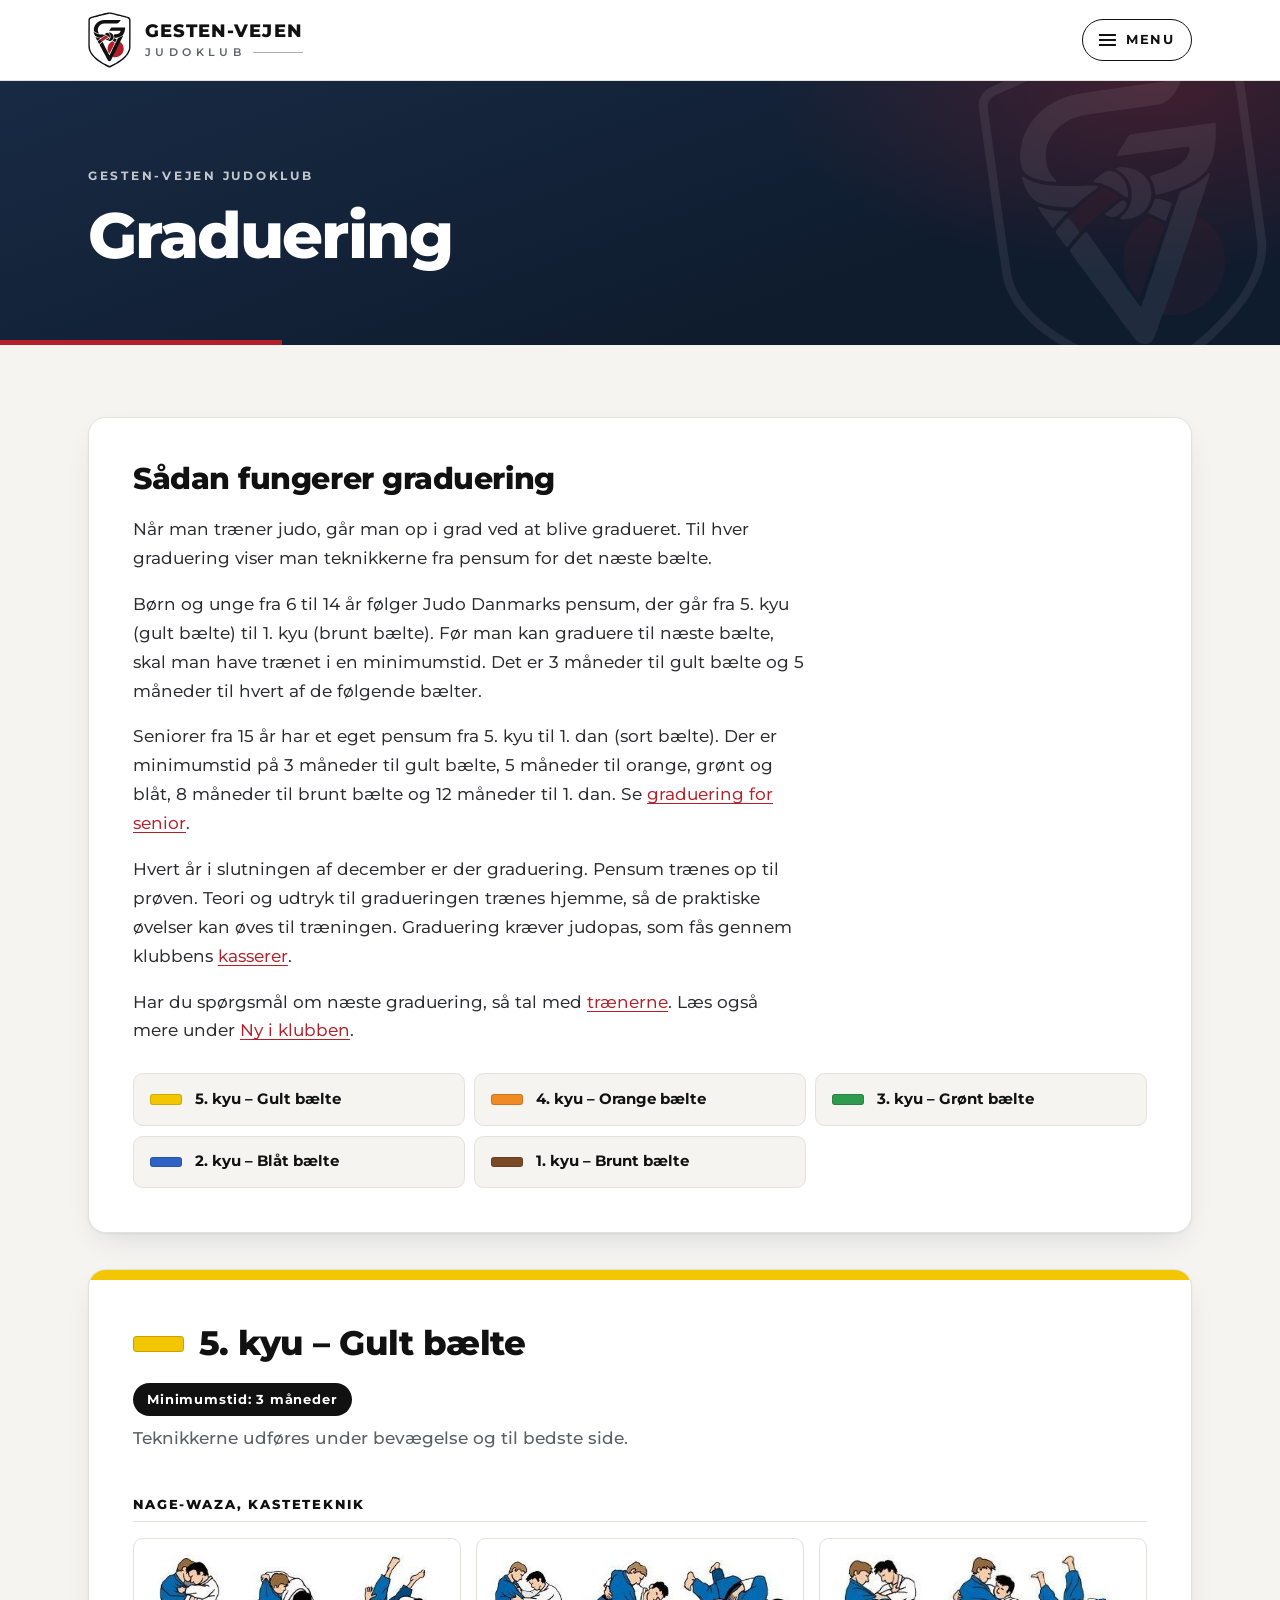
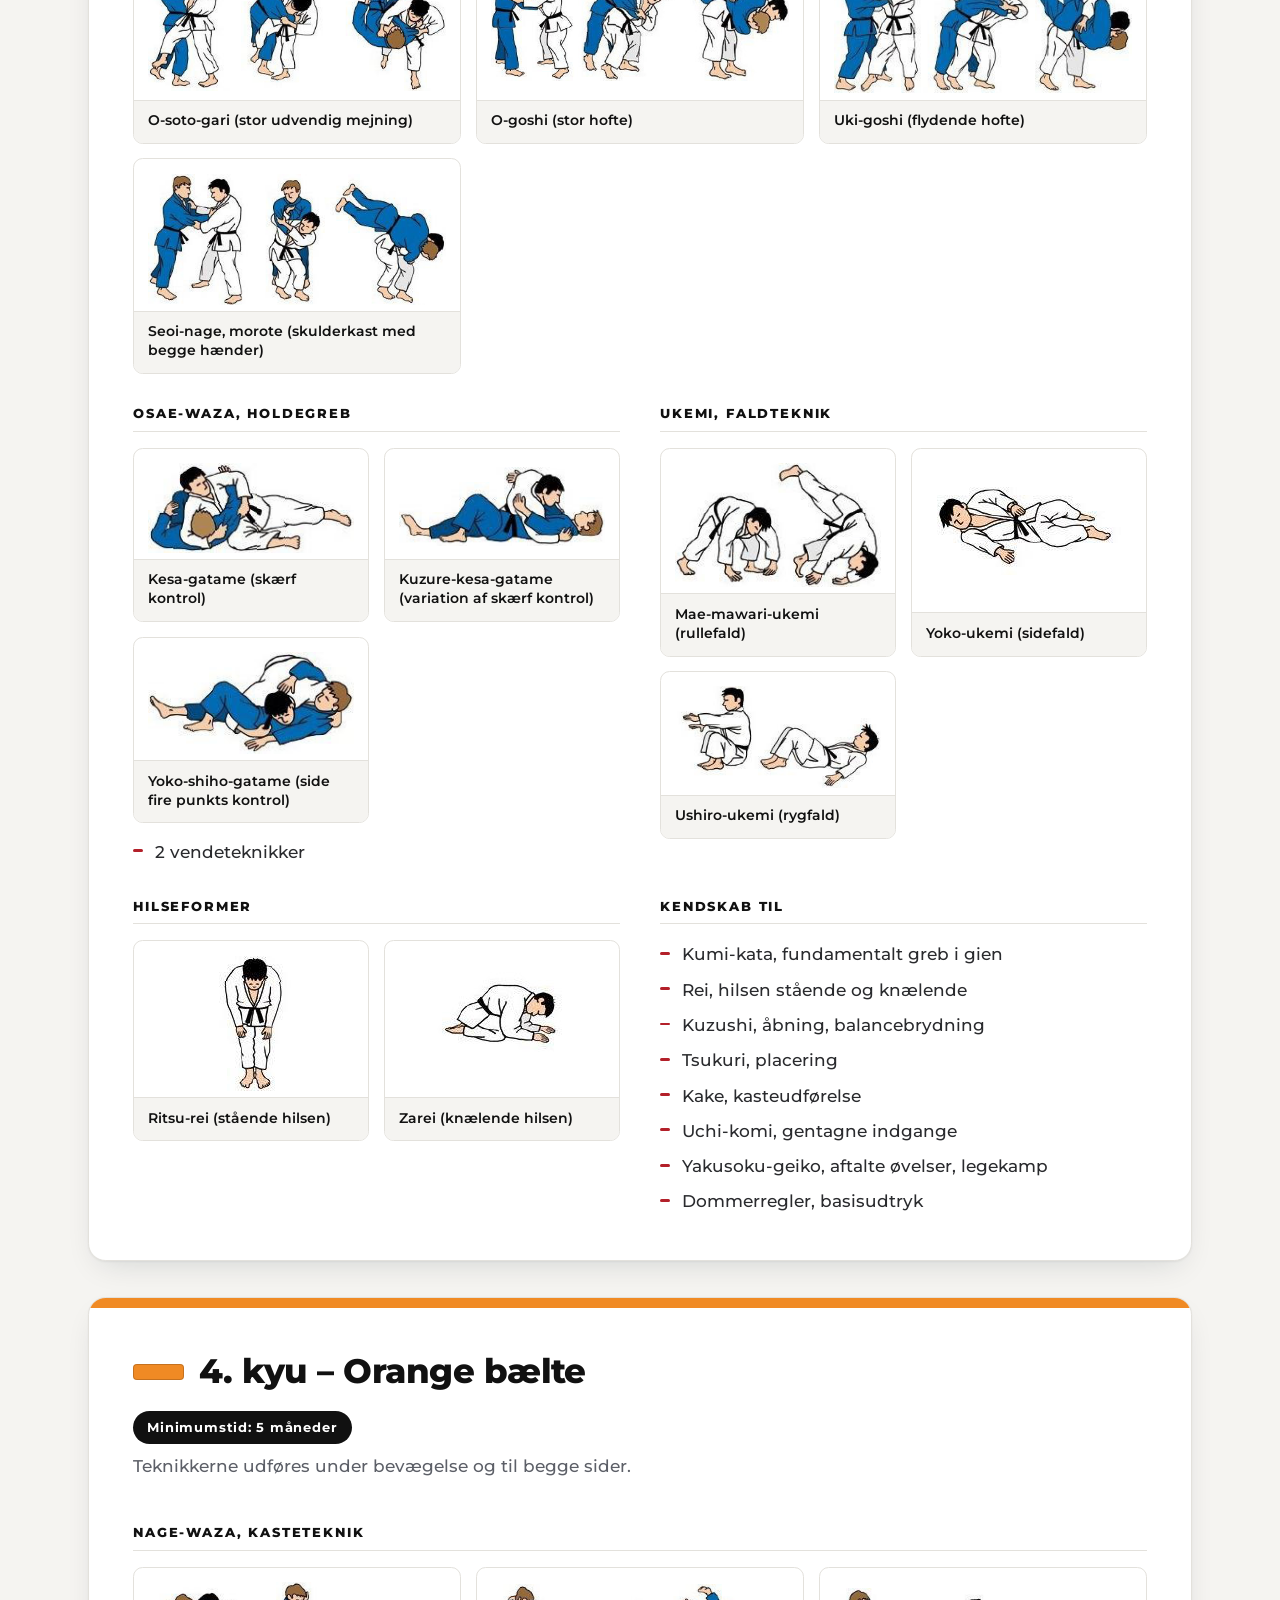
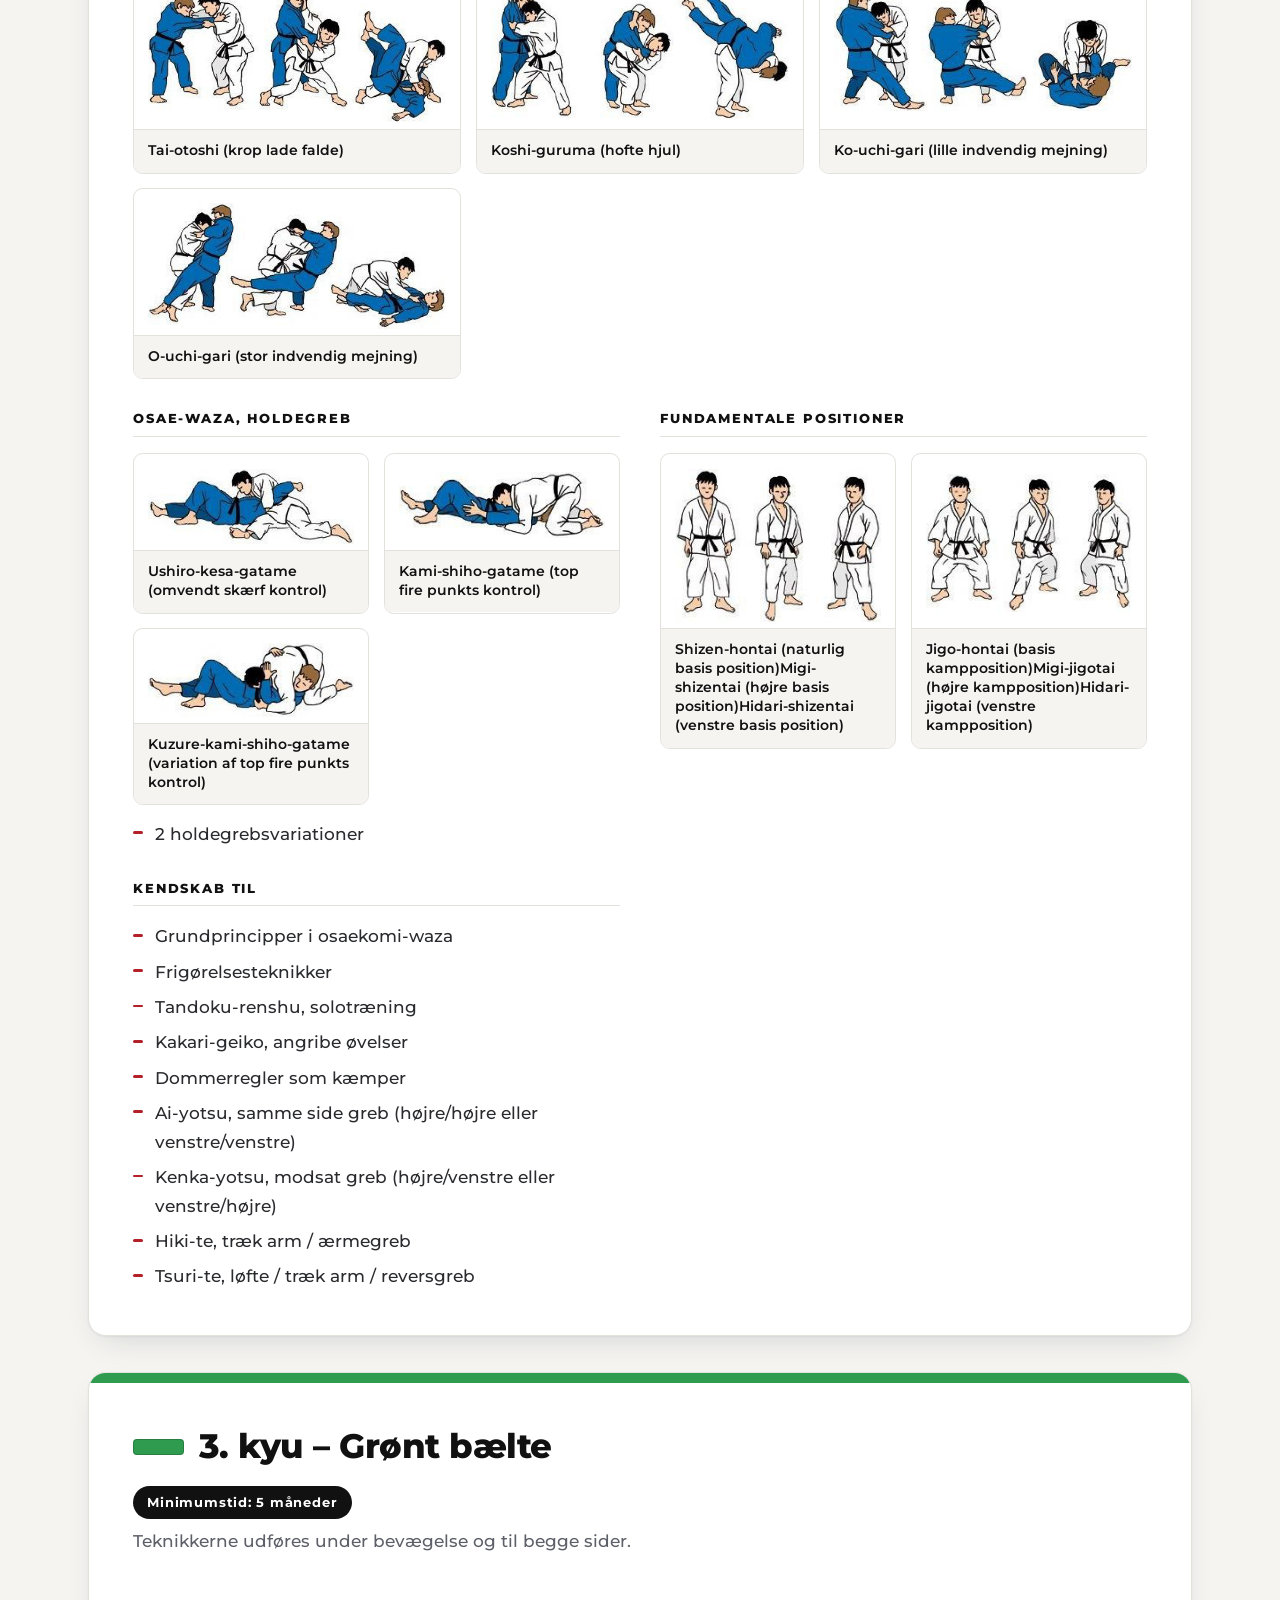
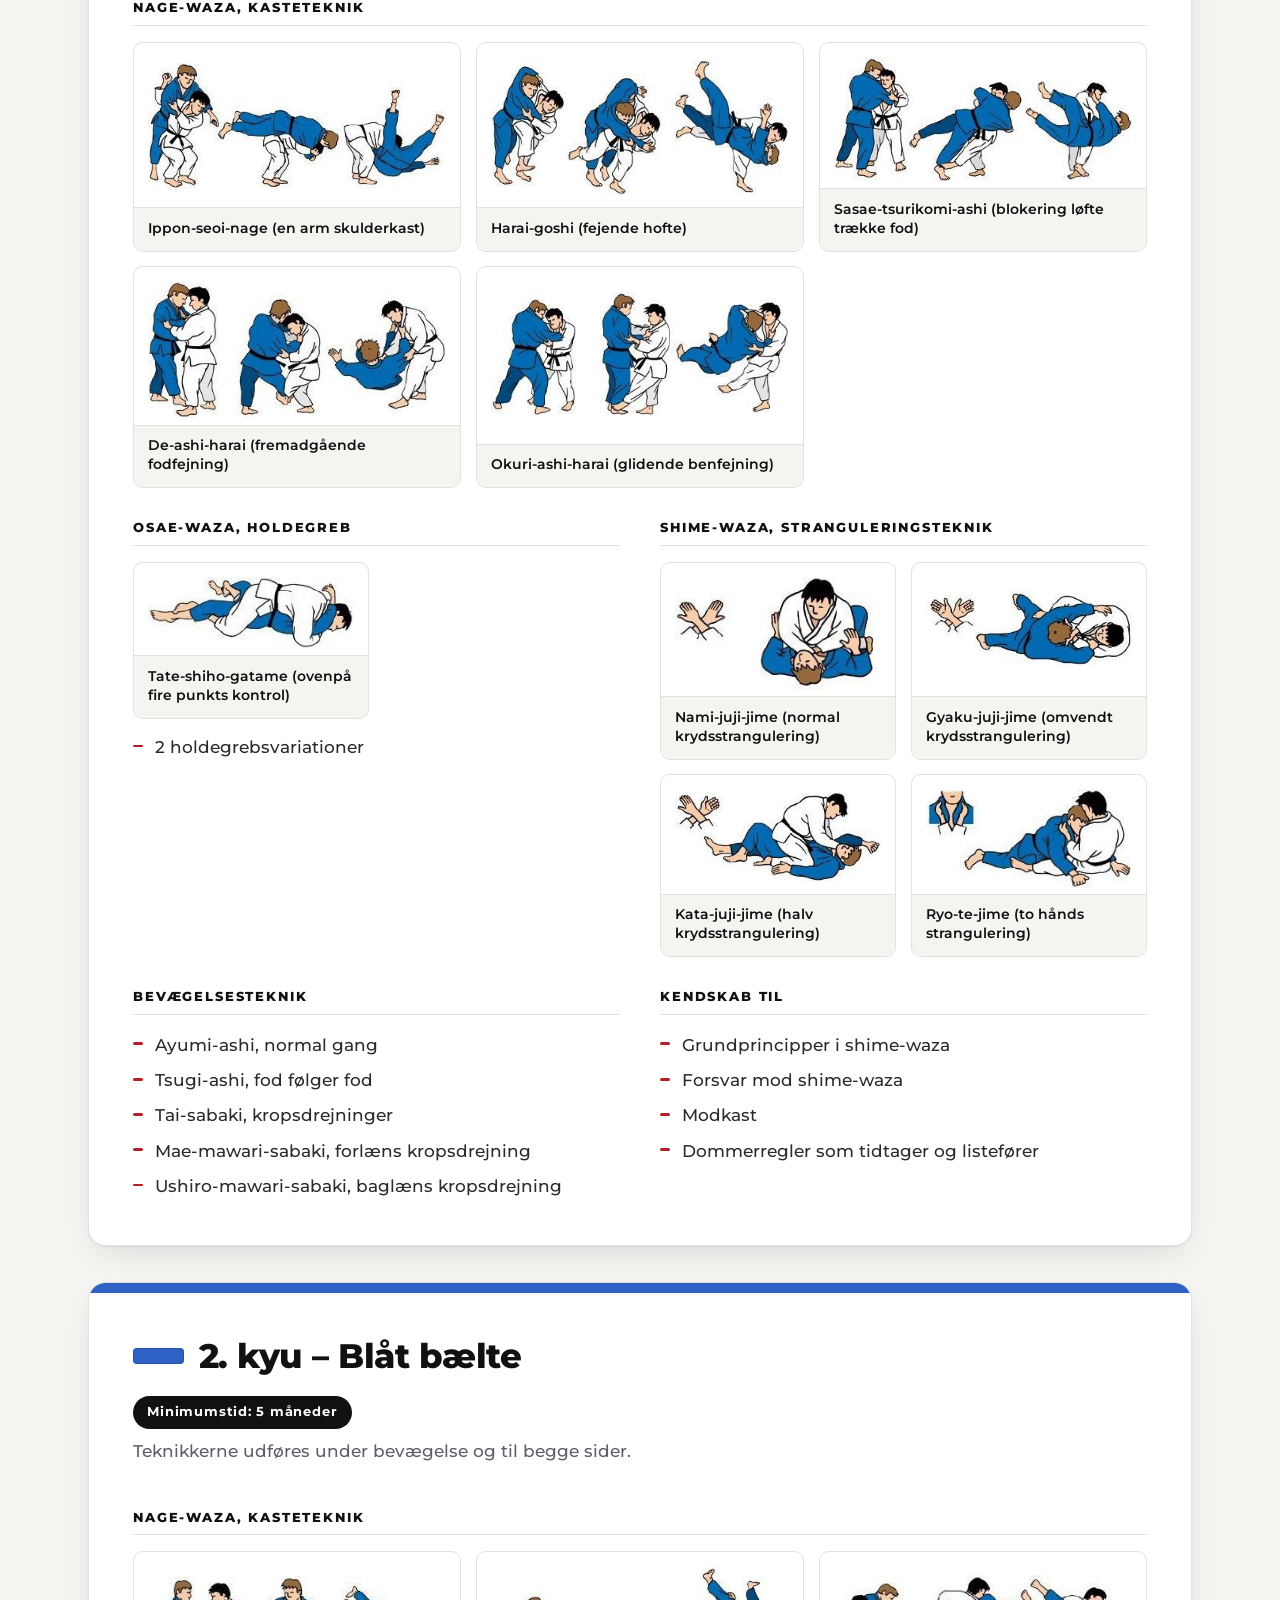
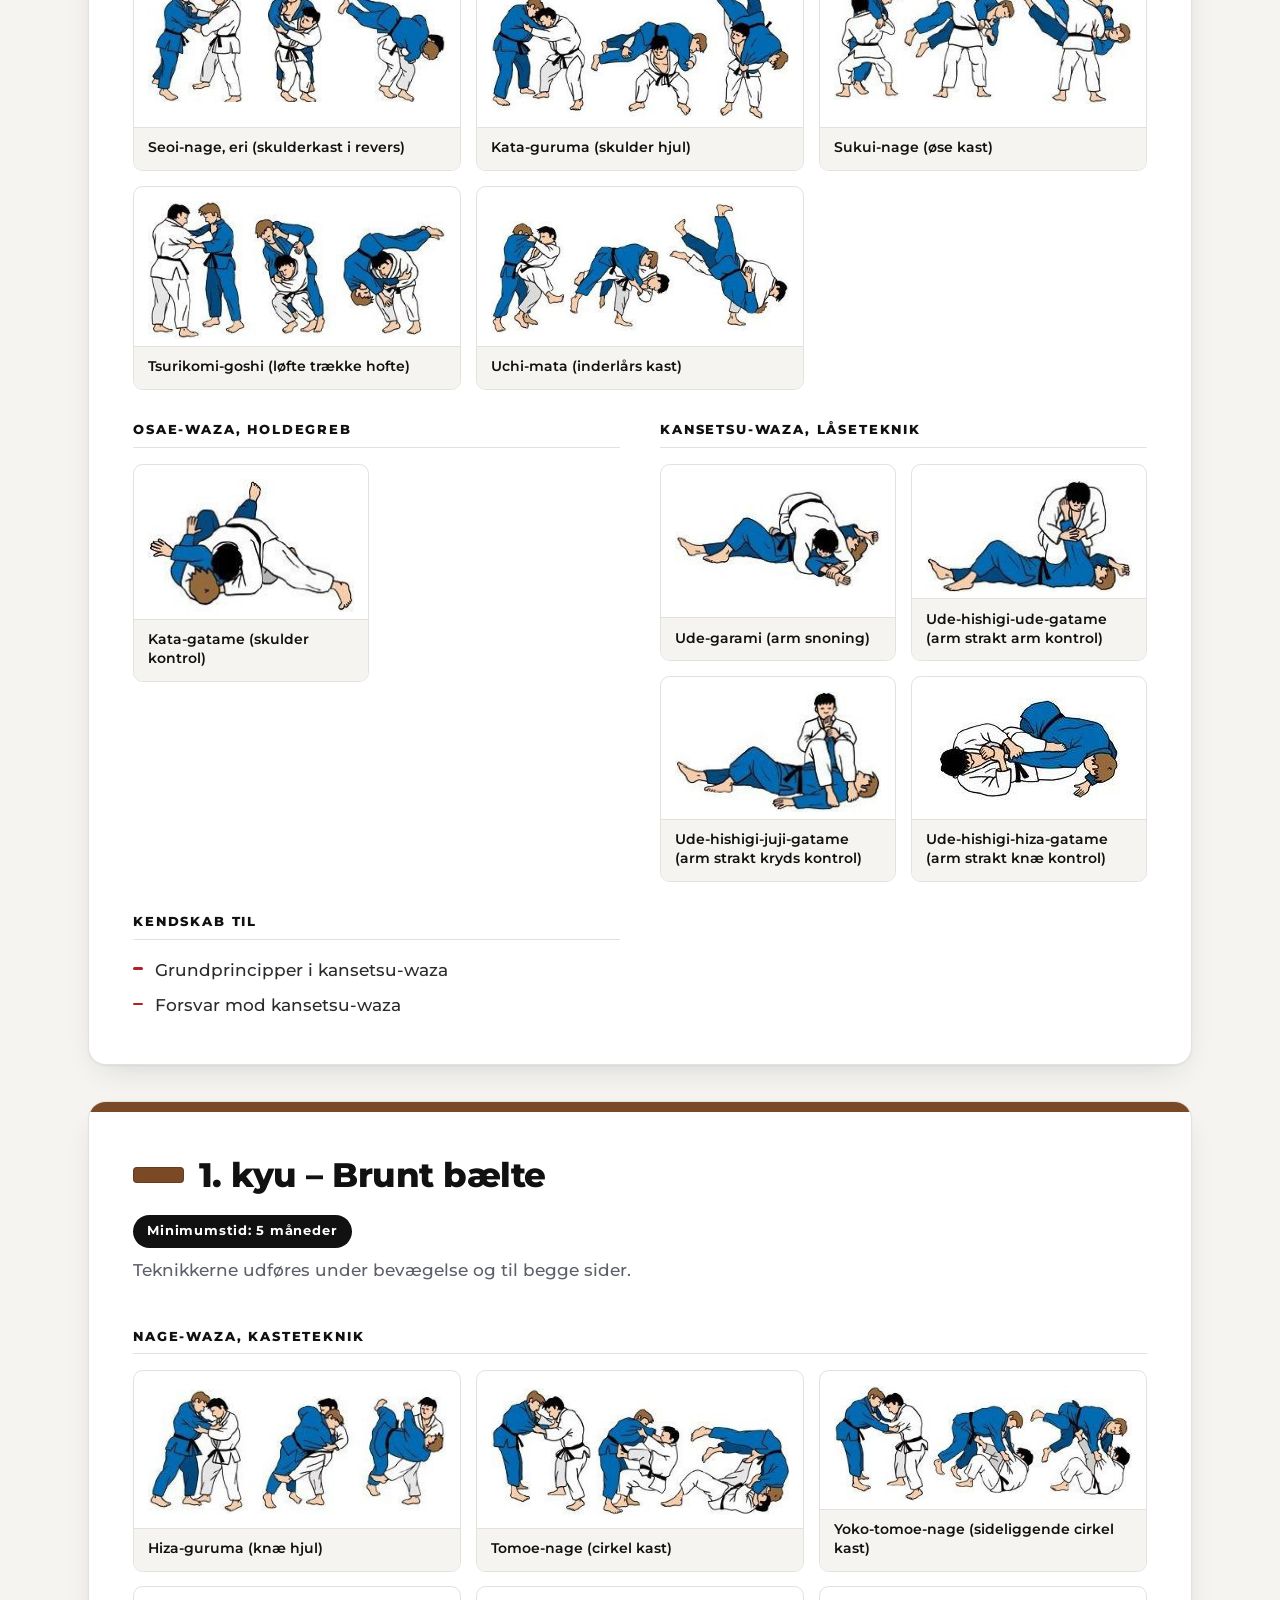
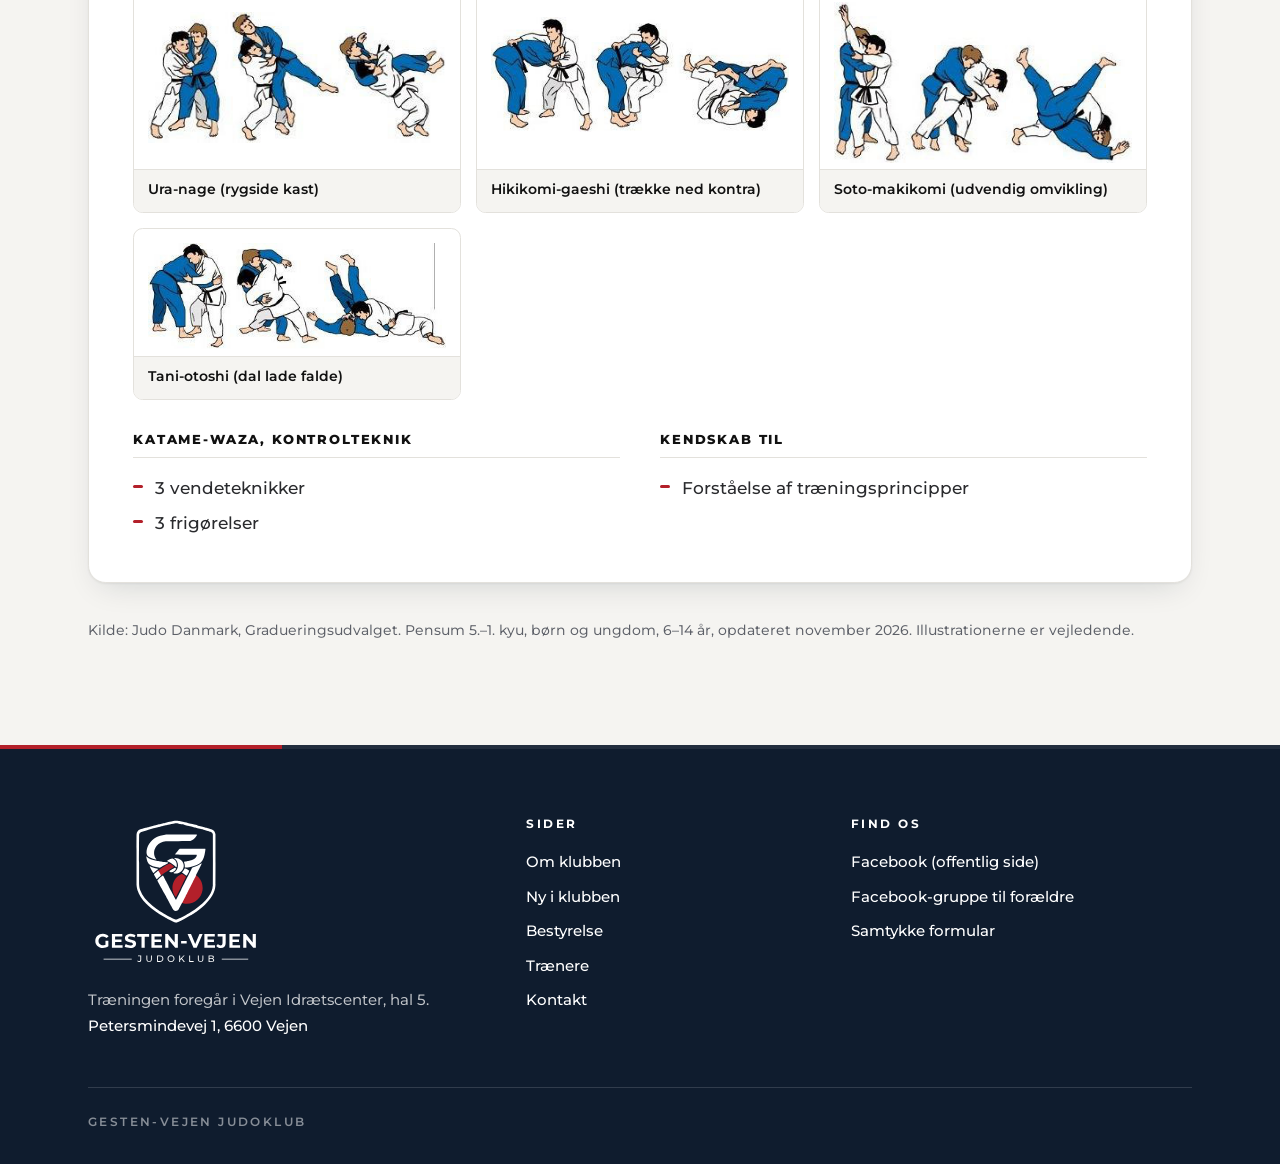
<file: graduering.html>
<!DOCTYPE html>
<html lang="da">
<head>
  <meta charset="utf-8">
  <meta name="viewport" content="width=device-width, initial-scale=1">
  <title>Graduering | Gesten-Vejen Judoklub</title>
  <meta name="description" content="Graduering i judo for børn og unge: pensum og minimumstid for gult, orange, grønt, blåt og brunt bælte.">
  <meta name="theme-color" content="#0f1c2e">
  <link rel="icon" href="img/favicon.ico" sizes="32x32">
  <link rel="icon" href="img/favicon.svg" type="image/svg+xml">
  <link rel="apple-touch-icon" href="img/apple-touch-icon.png">
  <link rel="preload" href="fonts/montserrat-var.woff2" as="font" type="font/woff2" crossorigin>
  <link rel="stylesheet" href="css/style.css">
</head>
<body>
  <a class="skip-link" href="#indhold">Spring til indhold</a>
  <header class="site-header">
    <div class="header-inner">
      <a class="brand" href="index.html">
        <img src="img/logo.svg" width="43" height="55" alt="">
        <span class="brand-text">
          <span class="brand-name">Gesten-Vejen</span>
          <span class="brand-sub">Judoklub</span>
        </span>
      </a>
      <input type="checkbox" id="nav-toggle" class="nav-toggle">
      <label class="nav-button" for="nav-toggle"><span class="nav-open">Menu</span><span class="nav-close">Luk</span></label>
      <nav class="site-nav" aria-label="Hovedmenu">
        <ul>
          <li><a href="index.html">Forside</a></li>
          <li><a href="om-klubben.html">Om klubben</a></li>
          <li><a href="ny-i-klubben.html">Ny i klubben</a></li>
          <li><a href="judo.html">Judo</a></li>
          <li><a href="graduering.html" aria-current="page">Graduering</a></li>
          <li><a href="graduering-senior.html">Graduering senior</a></li>
          <li><a href="links.html">Links</a></li>
          <li><a href="kontakt.html">Kontakt</a></li>
        </ul>
      </nav>
    </div>
  </header>
  <main id="indhold">
    <div class="page-head">
      <div class="wrap">
        <h1>Graduering</h1>
      </div>
    </div>
    <div class="site-main">
    <div class="wrap">
            <article class="panel content">
        <h2>Sådan fungerer graduering</h2>
        <p>Når man træner judo, går man op i grad ved at blive gradueret. Til hver graduering viser man teknikkerne fra pensum for det næste bælte.</p>
        <p>Børn og unge fra 6 til 14 år følger Judo Danmarks pensum, der går fra 5. kyu (gult bælte) til 1. kyu (brunt bælte). Før man kan graduere til næste bælte, skal man have trænet i en minimumstid. Det er 3 måneder til gult bælte og 5 måneder til hvert af de følgende bælter.</p>
        <p>Seniorer fra 15 år har et eget pensum fra 5. kyu til 1. dan (sort bælte). Der er minimumstid på 3 måneder til gult bælte, 5 måneder til orange, grønt og blåt, 8 måneder til brunt bælte og 12 måneder til 1. dan. Se <a href="graduering-senior.html">graduering for senior</a>.</p>
        <p>Hvert år i slutningen af december er der graduering. Pensum trænes op til prøven. Teori og udtryk til gradueringen trænes hjemme, så de praktiske øvelser kan øves til træningen. Graduering kræver judopas, som fås gennem klubbens <a href="bestyrelse.html">kasserer</a>.</p>
        <p>Har du spørgsmål om næste graduering, så tal med <a href="traenere.html">trænerne</a>. Læs også mere under <a href="ny-i-klubben.html">Ny i klubben</a>.</p>
        <ul class="belt-index"><li><a href="#kyu5"><span class="belt-dot" style="background:#f2c600"></span>5. kyu – Gult bælte</a></li><li><a href="#kyu4"><span class="belt-dot" style="background:#f08a24"></span>4. kyu – Orange bælte</a></li><li><a href="#kyu3"><span class="belt-dot" style="background:#2e9b4f"></span>3. kyu – Grønt bælte</a></li><li><a href="#kyu2"><span class="belt-dot" style="background:#2f62c4"></span>2. kyu – Blåt bælte</a></li><li><a href="#kyu1"><span class="belt-dot" style="background:#7a4a26"></span>1. kyu – Brunt bælte</a></li></ul>
      </article>
      <section class="panel belt" id="kyu5" style="--belt:#f2c600">
        <h2>5. kyu – Gult bælte</h2>
        <p class="belt-time">Minimumstid: 3 måneder</p>
        <p class="belt-note">Teknikkerne udføres under bevægelse og til bedste side.</p>
        <div class="belt-grid">
          <div class="span-full">
          <h3>Nage-waza, kasteteknik</h3>
          <ul class="tech-list tech-list-wide">
          <li>
            <figure>
              <img src="img/pensum/o-soto-gari.jpg" width="410" height="188" alt="O-soto-gari (stor udvendig mejning)" loading="lazy">
              <figcaption>O-soto-gari (stor udvendig mejning)</figcaption>
            </figure>
          </li>
          <li>
            <figure>
              <img src="img/pensum/o-goshi.jpg" width="467" height="190" alt="O-goshi (stor hofte)" loading="lazy">
              <figcaption>O-goshi (stor hofte)</figcaption>
            </figure>
          </li>
          <li>
            <figure>
              <img src="img/pensum/uki-goshi.jpg" width="356" height="167" alt="Uki-goshi (flydende hofte)" loading="lazy">
              <figcaption>Uki-goshi (flydende hofte)</figcaption>
            </figure>
          </li>
          <li>
            <figure>
              <img src="img/pensum/seoi-nage-morote.jpg" width="405" height="178" alt="Seoi-nage, morote (skulderkast med begge hænder)" loading="lazy">
              <figcaption>Seoi-nage, morote (skulderkast med begge hænder)</figcaption>
            </figure>
          </li>
          </ul>
          </div>
          <div>
          <h3>Osae-waza, holdegreb</h3>
          <ul class="tech-list">
          <li>
            <figure>
              <img src="img/pensum/kesa-gatame.jpg" width="212" height="92" alt="Kesa-gatame (skærf kontrol)" loading="lazy">
              <figcaption>Kesa-gatame (skærf kontrol)</figcaption>
            </figure>
          </li>
          <li>
            <figure>
              <img src="img/pensum/kuzure-kesa-gatame.jpg" width="219" height="84" alt="Kuzure-kesa-gatame (variation af skærf kontrol)" loading="lazy">
              <figcaption>Kuzure-kesa-gatame (variation af skærf kontrol)</figcaption>
            </figure>
          </li>
          <li>
            <figure>
              <img src="img/pensum/yoko-shiho-gatame.jpg" width="216" height="107" alt="Yoko-shiho-gatame (side fire punkts kontrol)" loading="lazy">
              <figcaption>Yoko-shiho-gatame (side fire punkts kontrol)</figcaption>
            </figure>
          </li>
          </ul>

          <ul class="tech-plain">
            <li>2 vendeteknikker</li>
          </ul>
          </div>
          <div>
          <h3>Ukemi, faldteknik</h3>
          <ul class="tech-list">
          <li>
            <figure>
              <img src="img/pensum/mae-mawari-ukemi.jpg" width="223" height="134" alt="Mae-mawari-ukemi (rullefald)" loading="lazy">
              <figcaption>Mae-mawari-ukemi (rullefald)</figcaption>
            </figure>
          </li>
          <li>
            <figure>
              <img src="img/pensum/yoko-ukemi.jpg" width="184" height="96" alt="Yoko-ukemi (sidefald)" loading="lazy">
              <figcaption>Yoko-ukemi (sidefald)</figcaption>
            </figure>
          </li>
          <li>
            <figure>
              <img src="img/pensum/ushiro-ukemi.jpg" width="258" height="128" alt="Ushiro-ukemi (rygfald)" loading="lazy">
              <figcaption>Ushiro-ukemi (rygfald)</figcaption>
            </figure>
          </li>
          </ul>
          </div>
          <div>
          <h3>Hilseformer</h3>
          <ul class="tech-list">
          <li>
            <figure>
              <img src="img/pensum/ritsu-rei.jpg" width="80" height="135" alt="Ritsu-rei (stående hilsen)" loading="lazy">
              <figcaption>Ritsu-rei (stående hilsen)</figcaption>
            </figure>
          </li>
          <li>
            <figure>
              <img src="img/pensum/zarei.jpg" width="135" height="85" alt="Zarei (knælende hilsen)" loading="lazy">
              <figcaption>Zarei (knælende hilsen)</figcaption>
            </figure>
          </li>
          </ul>
          </div>
          <div>
          <h3>Kendskab til</h3>

          <ul class="tech-plain">
            <li>Kumi-kata, fundamentalt greb i gien</li>
            <li>Rei, hilsen stående og knælende</li>
            <li>Kuzushi, åbning, balancebrydning</li>
            <li>Tsukuri, placering</li>
            <li>Kake, kasteudførelse</li>
            <li>Uchi-komi, gentagne indgange</li>
            <li>Yakusoku-geiko, aftalte øvelser, legekamp</li>
            <li>Dommerregler, basisudtryk</li>
          </ul>
          </div>
        </div>
      </section>
      <section class="panel belt" id="kyu4" style="--belt:#f08a24">
        <h2>4. kyu – Orange bælte</h2>
        <p class="belt-time">Minimumstid: 5 måneder</p>
        <p class="belt-note">Teknikkerne udføres under bevægelse og til begge sider.</p>
        <div class="belt-grid">
          <div class="span-full">
          <h3>Nage-waza, kasteteknik</h3>
          <ul class="tech-list tech-list-wide">
          <li>
            <figure>
              <img src="img/pensum/tai-otoshi.jpg" width="409" height="194" alt="Tai-otoshi (krop lade falde)" loading="lazy">
              <figcaption>Tai-otoshi (krop lade falde)</figcaption>
            </figure>
          </li>
          <li>
            <figure>
              <img src="img/pensum/koshi-guruma.jpg" width="392" height="179" alt="Koshi-guruma (hofte hjul)" loading="lazy">
              <figcaption>Koshi-guruma (hofte hjul)</figcaption>
            </figure>
          </li>
          <li>
            <figure>
              <img src="img/pensum/ko-uchi-gari.jpg" width="383" height="158" alt="Ko-uchi-gari (lille indvendig mejning)" loading="lazy">
              <figcaption>Ko-uchi-gari (lille indvendig mejning)</figcaption>
            </figure>
          </li>
          <li>
            <figure>
              <img src="img/pensum/o-uchi-gari.jpg" width="394" height="166" alt="O-uchi-gari (stor indvendig mejning)" loading="lazy">
              <figcaption>O-uchi-gari (stor indvendig mejning)</figcaption>
            </figure>
          </li>
          </ul>
          </div>
          <div>
          <h3>Osae-waza, holdegreb</h3>
          <ul class="tech-list">
          <li>
            <figure>
              <img src="img/pensum/ushiro-kesa-gatame.jpg" width="262" height="96" alt="Ushiro-kesa-gatame (omvendt skærf kontrol)" loading="lazy">
              <figcaption>Ushiro-kesa-gatame (omvendt skærf kontrol)</figcaption>
            </figure>
          </li>
          <li>
            <figure>
              <img src="img/pensum/kami-shiho-gatame.jpg" width="237" height="76" alt="Kami-shiho-gatame (top fire punkts kontrol)" loading="lazy">
              <figcaption>Kami-shiho-gatame (top fire punkts kontrol)</figcaption>
            </figure>
          </li>
          <li>
            <figure>
              <img src="img/pensum/kuzure-kami-shiho-gatame.jpg" width="246" height="88" alt="Kuzure-kami-shiho-gatame (variation af top fire punkts kontrol)" loading="lazy">
              <figcaption>Kuzure-kami-shiho-gatame (variation af top fire punkts kontrol)</figcaption>
            </figure>
          </li>
          </ul>

          <ul class="tech-plain">
            <li>2 holdegrebsvariationer</li>
          </ul>
          </div>
          <div>
          <h3>Fundamentale positioner</h3>
          <ul class="tech-list">
          <li>
            <figure>
              <img src="img/pensum/shizen-hontai.jpg" width="232" height="173" alt="Shizen-hontai (naturlig basis position), Migi-shizentai (højre basis position), Hidari-shizentai (venstre basis position)" loading="lazy">
              <figcaption><span>Shizen-hontai (naturlig basis position)</span><span>Migi-shizentai (højre basis position)</span><span>Hidari-shizentai (venstre basis position)</span></figcaption>
            </figure>
          </li>
          <li>
            <figure>
              <img src="img/pensum/jigo-hontai.jpg" width="234" height="157" alt="Jigo-hontai (basis kampposition), Migi-jigotai (højre kampposition), Hidari-jigotai (venstre kampposition)" loading="lazy">
              <figcaption><span>Jigo-hontai (basis kampposition)</span><span>Migi-jigotai (højre kampposition)</span><span>Hidari-jigotai (venstre kampposition)</span></figcaption>
            </figure>
          </li>
          </ul>
          </div>
          <div>
          <h3>Kendskab til</h3>

          <ul class="tech-plain">
            <li>Grundprincipper i osaekomi-waza</li>
            <li>Frigørelsesteknikker</li>
            <li>Tandoku-renshu, solotræning</li>
            <li>Kakari-geiko, angribe øvelser</li>
            <li>Dommerregler som kæmper</li>
            <li>Ai-yotsu, samme side greb (højre/højre eller venstre/venstre)</li>
            <li>Kenka-yotsu, modsat greb (højre/venstre eller venstre/højre)</li>
            <li>Hiki-te, træk arm / ærmegreb</li>
            <li>Tsuri-te, løfte / træk arm / reversgreb</li>
          </ul>
          </div>
        </div>
      </section>
      <section class="panel belt" id="kyu3" style="--belt:#2e9b4f">
        <h2>3. kyu – Grønt bælte</h2>
        <p class="belt-time">Minimumstid: 5 måneder</p>
        <p class="belt-note">Teknikkerne udføres under bevægelse og til begge sider.</p>
        <div class="belt-grid">
          <div class="span-full">
          <h3>Nage-waza, kasteteknik</h3>
          <ul class="tech-list tech-list-wide">
          <li>
            <figure>
              <img src="img/pensum/ippon-seoi-nage.jpg" width="396" height="168" alt="Ippon-seoi-nage (en arm skulderkast)" loading="lazy">
              <figcaption>Ippon-seoi-nage (en arm skulderkast)</figcaption>
            </figure>
          </li>
          <li>
            <figure>
              <img src="img/pensum/harai-goshi.jpg" width="377" height="171" alt="Harai-goshi (fejende hofte)" loading="lazy">
              <figcaption>Harai-goshi (fejende hofte)</figcaption>
            </figure>
          </li>
          <li>
            <figure>
              <img src="img/pensum/sasae-tsurikomi-ashi.jpg" width="386" height="162" alt="Sasae-tsurikomi-ashi (blokering løfte trække fod)" loading="lazy">
              <figcaption>Sasae-tsurikomi-ashi (blokering løfte trække fod)</figcaption>
            </figure>
          </li>
          <li>
            <figure>
              <img src="img/pensum/de-ashi-harai.jpg" width="376" height="173" alt="De-ashi-harai (fremadgående fodfejning)" loading="lazy">
              <figcaption>De-ashi-harai (fremadgående fodfejning)</figcaption>
            </figure>
          </li>
          <li>
            <figure>
              <img src="img/pensum/okuri-ashi-harai.jpg" width="393" height="163" alt="Okuri-ashi-harai (glidende benfejning)" loading="lazy">
              <figcaption>Okuri-ashi-harai (glidende benfejning)</figcaption>
            </figure>
          </li>
          </ul>
          </div>
          <div>
          <h3>Osae-waza, holdegreb</h3>
          <ul class="tech-list">
          <li>
            <figure>
              <img src="img/pensum/tate-shiho-gatame.jpg" width="237" height="83" alt="Tate-shiho-gatame (ovenpå fire punkts kontrol)" loading="lazy">
              <figcaption>Tate-shiho-gatame (ovenpå fire punkts kontrol)</figcaption>
            </figure>
          </li>
          </ul>

          <ul class="tech-plain">
            <li>2 holdegrebsvariationer</li>
          </ul>
          </div>
          <div>
          <h3>Shime-waza, stranguleringsteknik</h3>
          <ul class="tech-list">
          <li>
            <figure>
              <img src="img/pensum/nami-juji-jime.jpg" width="233" height="128" alt="Nami-juji-jime (normal krydsstrangulering)" loading="lazy">
              <figcaption>Nami-juji-jime (normal krydsstrangulering)</figcaption>
            </figure>
          </li>
          <li>
            <figure>
              <img src="img/pensum/gyaku-juji-jime.jpg" width="270" height="102" alt="Gyaku-juji-jime (omvendt krydsstrangulering)" loading="lazy">
              <figcaption>Gyaku-juji-jime (omvendt krydsstrangulering)</figcaption>
            </figure>
          </li>
          <li>
            <figure>
              <img src="img/pensum/kata-juji-jime.jpg" width="275" height="120" alt="Kata-juji-jime (halv krydsstrangulering)" loading="lazy">
              <figcaption>Kata-juji-jime (halv krydsstrangulering)</figcaption>
            </figure>
          </li>
          <li>
            <figure>
              <img src="img/pensum/ryo-te-jime.jpg" width="249" height="119" alt="Ryo-te-jime (to hånds strangulering)" loading="lazy">
              <figcaption>Ryo-te-jime (to hånds strangulering)</figcaption>
            </figure>
          </li>
          </ul>
          </div>
          <div>
          <h3>Bevægelsesteknik</h3>

          <ul class="tech-plain">
            <li>Ayumi-ashi, normal gang</li>
            <li>Tsugi-ashi, fod følger fod</li>
            <li>Tai-sabaki, kropsdrejninger</li>
            <li>Mae-mawari-sabaki, forlæns kropsdrejning</li>
            <li>Ushiro-mawari-sabaki, baglæns kropsdrejning</li>
          </ul>
          </div>
          <div>
          <h3>Kendskab til</h3>

          <ul class="tech-plain">
            <li>Grundprincipper i shime-waza</li>
            <li>Forsvar mod shime-waza</li>
            <li>Modkast</li>
            <li>Dommerregler som tidtager og listefører</li>
          </ul>
          </div>
        </div>
      </section>
      <section class="panel belt" id="kyu2" style="--belt:#2f62c4">
        <h2>2. kyu – Blåt bælte</h2>
        <p class="belt-time">Minimumstid: 5 måneder</p>
        <p class="belt-note">Teknikkerne udføres under bevægelse og til begge sider.</p>
        <div class="belt-grid">
          <div class="span-full">
          <h3>Nage-waza, kasteteknik</h3>
          <ul class="tech-list tech-list-wide">
          <li>
            <figure>
              <img src="img/pensum/seoi-nage-eri.jpg" width="358" height="152" alt="Seoi-nage, eri (skulderkast i revers)" loading="lazy">
              <figcaption>Seoi-nage, eri (skulderkast i revers)</figcaption>
            </figure>
          </li>
          <li>
            <figure>
              <img src="img/pensum/kata-guruma.jpg" width="379" height="196" alt="Kata-guruma (skulder hjul)" loading="lazy">
              <figcaption>Kata-guruma (skulder hjul)</figcaption>
            </figure>
          </li>
          <li>
            <figure>
              <img src="img/pensum/sukui-nage.jpg" width="342" height="149" alt="Sukui-nage (øse kast)" loading="lazy">
              <figcaption>Sukui-nage (øse kast)</figcaption>
            </figure>
          </li>
          <li>
            <figure>
              <img src="img/pensum/tsurikomi-goshi.jpg" width="355" height="165" alt="Tsurikomi-goshi (løfte trække hofte)" loading="lazy">
              <figcaption>Tsurikomi-goshi (løfte trække hofte)</figcaption>
            </figure>
          </li>
          <li>
            <figure>
              <img src="img/pensum/uchi-mata.jpg" width="392" height="172" alt="Uchi-mata (inderlårs kast)" loading="lazy">
              <figcaption>Uchi-mata (inderlårs kast)</figcaption>
            </figure>
          </li>
          </ul>
          </div>
          <div>
          <h3>Osae-waza, holdegreb</h3>
          <ul class="tech-list">
          <li>
            <figure>
              <img src="img/pensum/kata-gatame.jpg" width="208" height="135" alt="Kata-gatame (skulder kontrol)" loading="lazy">
              <figcaption>Kata-gatame (skulder kontrol)</figcaption>
            </figure>
          </li>
          </ul>
          </div>
          <div>
          <h3>Kansetsu-waza, låseteknik</h3>
          <ul class="tech-list">
          <li>
            <figure>
              <img src="img/pensum/ude-garami.jpg" width="222" height="105" alt="Ude-garami (arm snoning)" loading="lazy">
              <figcaption>Ude-garami (arm snoning)</figcaption>
            </figure>
          </li>
          <li>
            <figure>
              <img src="img/pensum/ude-hishigi-ude-gatame.jpg" width="213" height="117" alt="Ude-hishigi-ude-gatame (arm strakt arm kontrol)" loading="lazy">
              <figcaption>Ude-hishigi-ude-gatame (arm strakt arm kontrol)</figcaption>
            </figure>
          </li>
          <li>
            <figure>
              <img src="img/pensum/ude-hishigi-juji-gatame.jpg" width="212" height="125" alt="Ude-hishigi-juji-gatame (arm strakt kryds kontrol)" loading="lazy">
              <figcaption>Ude-hishigi-juji-gatame (arm strakt kryds kontrol)</figcaption>
            </figure>
          </li>
          <li>
            <figure>
              <img src="img/pensum/ude-hishigi-hiza-gatame.jpg" width="182" height="102" alt="Ude-hishigi-hiza-gatame (arm strakt knæ kontrol)" loading="lazy">
              <figcaption>Ude-hishigi-hiza-gatame (arm strakt knæ kontrol)</figcaption>
            </figure>
          </li>
          </ul>
          </div>
          <div>
          <h3>Kendskab til</h3>

          <ul class="tech-plain">
            <li>Grundprincipper i kansetsu-waza</li>
            <li>Forsvar mod kansetsu-waza</li>
          </ul>
          </div>
        </div>
      </section>
      <section class="panel belt" id="kyu1" style="--belt:#7a4a26">
        <h2>1. kyu – Brunt bælte</h2>
        <p class="belt-time">Minimumstid: 5 måneder</p>
        <p class="belt-note">Teknikkerne udføres under bevægelse og til begge sider.</p>
        <div class="belt-grid">
          <div class="span-full">
          <h3>Nage-waza, kasteteknik</h3>
          <ul class="tech-list tech-list-wide">
          <li>
            <figure>
              <img src="img/pensum/hiza-guruma.jpg" width="334" height="140" alt="Hiza-guruma (knæ hjul)" loading="lazy">
              <figcaption>Hiza-guruma (knæ hjul)</figcaption>
            </figure>
          </li>
          <li>
            <figure>
              <img src="img/pensum/tomoe-nage.jpg" width="360" height="154" alt="Tomoe-nage (cirkel kast)" loading="lazy">
              <figcaption>Tomoe-nage (cirkel kast)</figcaption>
            </figure>
          </li>
          <li>
            <figure>
              <img src="img/pensum/yoko-tomoe-nage.jpg" width="375" height="147" alt="Yoko-tomoe-nage (sideliggende cirkel kast)" loading="lazy">
              <figcaption>Yoko-tomoe-nage (sideliggende cirkel kast)</figcaption>
            </figure>
          </li>
          <li>
            <figure>
              <img src="img/pensum/ura-nage.jpg" width="338" height="149" alt="Ura-nage (rygside kast)" loading="lazy">
              <figcaption>Ura-nage (rygside kast)</figcaption>
            </figure>
          </li>
          <li>
            <figure>
              <img src="img/pensum/hikikomi-gaeshi.jpg" width="379" height="146" alt="Hikikomi-gaeshi (trække ned kontra)" loading="lazy">
              <figcaption>Hikikomi-gaeshi (trække ned kontra)</figcaption>
            </figure>
          </li>
          <li>
            <figure>
              <img src="img/pensum/soto-makikomi.jpg" width="333" height="180" alt="Soto-makikomi (udvendig omvikling)" loading="lazy">
              <figcaption>Soto-makikomi (udvendig omvikling)</figcaption>
            </figure>
          </li>
          <li>
            <figure>
              <img src="img/pensum/tani-otoshi.jpg" width="406" height="145" alt="Tani-otoshi (dal lade falde)" loading="lazy">
              <figcaption>Tani-otoshi (dal lade falde)</figcaption>
            </figure>
          </li>
          </ul>
          </div>
          <div>
          <h3>Katame-waza, kontrolteknik</h3>

          <ul class="tech-plain">
            <li>3 vendeteknikker</li>
            <li>3 frigørelser</li>
          </ul>
          </div>
          <div>
          <h3>Kendskab til</h3>

          <ul class="tech-plain">
            <li>Forståelse af træningsprincipper</li>
          </ul>
          </div>
        </div>
      </section>
      <p class="source">Kilde: Judo Danmark, Gradueringsudvalget. Pensum 5.–1. kyu, børn og ungdom, 6–14 år, opdateret november 2026. Illustrationerne er vejledende.</p>

    </div>
    </div>
  </main>
  <footer class="site-footer">
    <div class="wrap">
      <div class="footer-grid">
        <div class="footer-brand">
          <h2 class="visually-hidden">Gesten-Vejen Judoklub</h2>
          <img src="img/logo-fuld-hvid.svg" width="190" height="162" alt="">
          <p>Træningen foregår i Vejen Idrætscenter, hal 5.<br>
          <a href="https://www.google.com/maps/search/?api=1&amp;query=Petersmindevej+1%2C+6600+Vejen">Petersmindevej 1, 6600 Vejen</a></p>
        </div>
        <div>
          <h2>Sider</h2>
          <ul>
            <li><a href="om-klubben.html">Om klubben</a></li>
            <li><a href="ny-i-klubben.html">Ny i klubben</a></li>
            <li><a href="bestyrelse.html">Bestyrelse</a></li>
            <li><a href="traenere.html">Trænere</a></li>
            <li><a href="kontakt.html">Kontakt</a></li>
          </ul>
        </div>
        <div>
          <h2>Find os</h2>
          <ul>
            <li><a href="https://www.facebook.com/GestenVejen/">Facebook (offentlig side)</a></li>
            <li><a href="https://www.facebook.com/groups/1879137695692778">Facebook-gruppe til forældre</a></li>
            <li><a href="https://docs.google.com/forms/d/e/1FAIpQLScfp7HUJa1pQBzSt7RUPwWTZTJab6dxCkrOlCCXXaspszg4RQ/viewform?usp=sharing&amp;ouid=102798556822997077446">Samtykke formular</a></li>
          </ul>
        </div>
      </div>
      <p class="footer-copy">Gesten-Vejen Judoklub</p>
    </div>
  </footer>
</body>
</html>
</file>
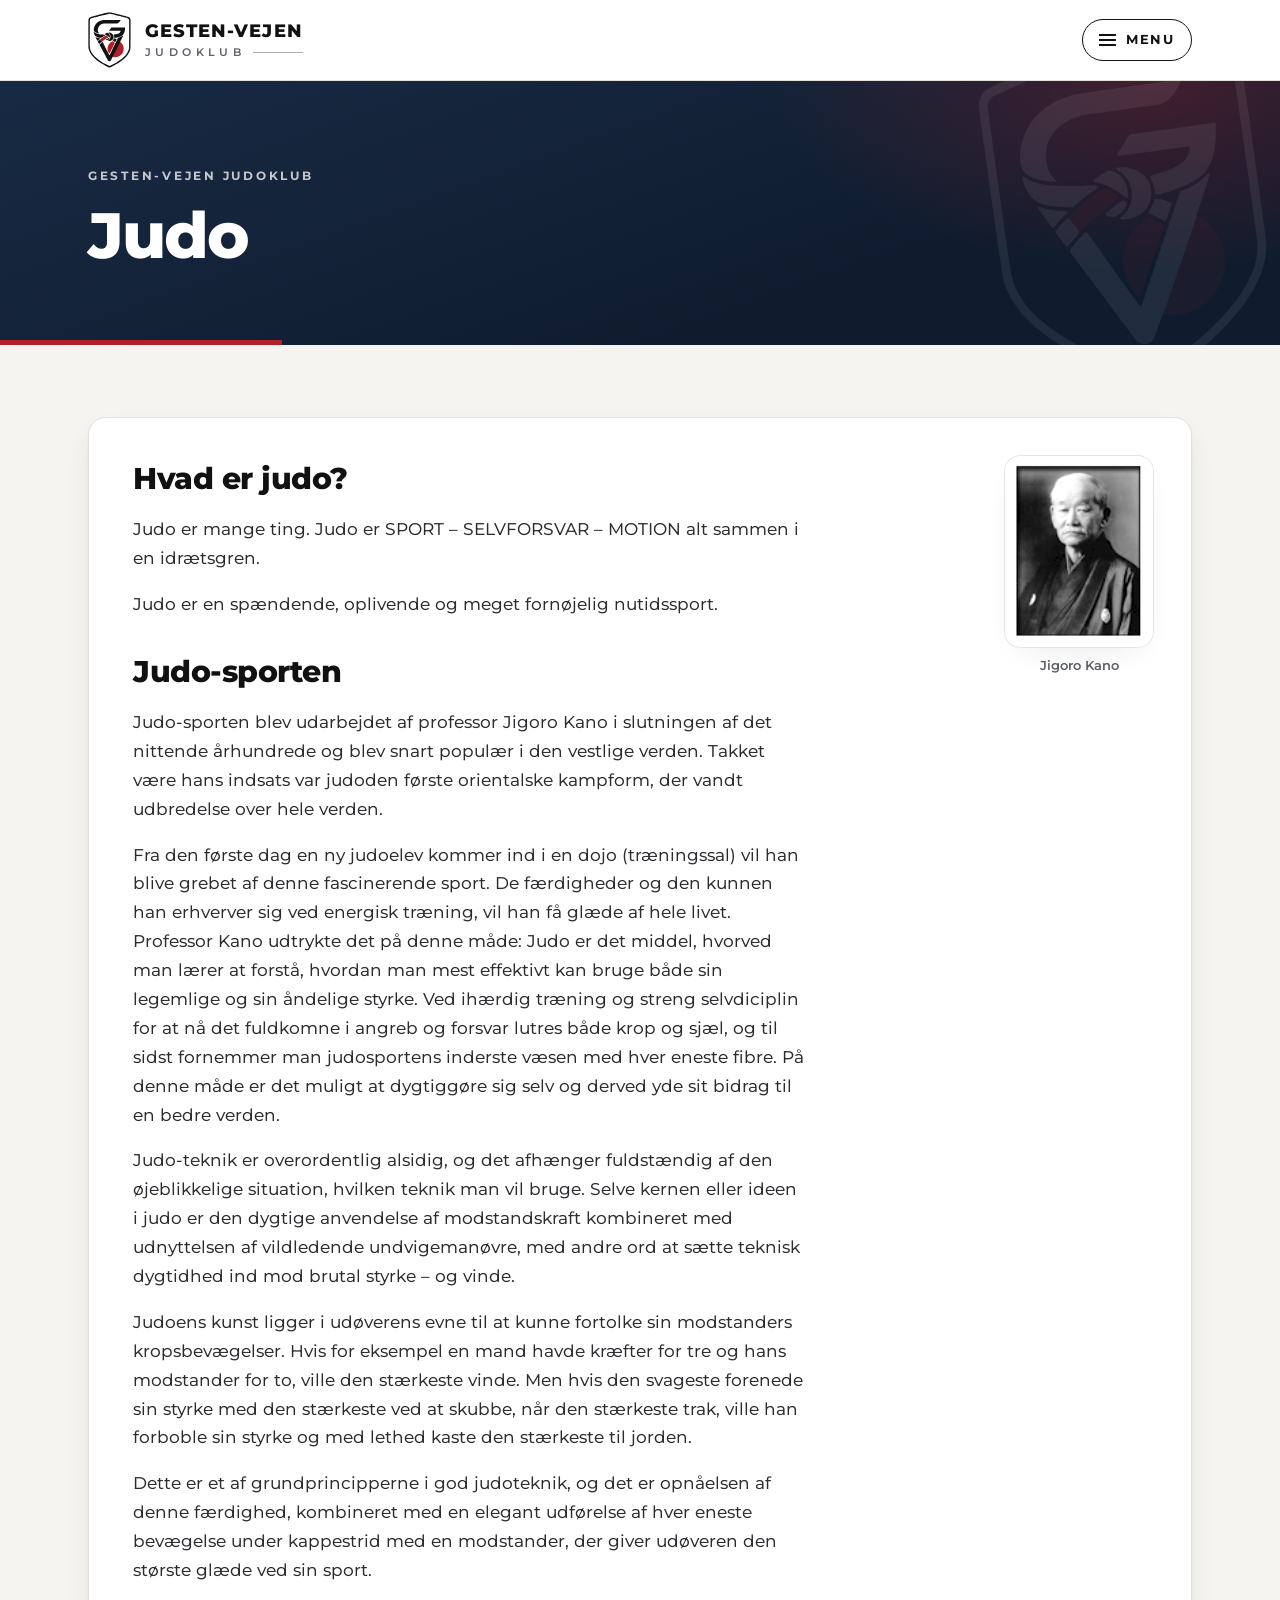
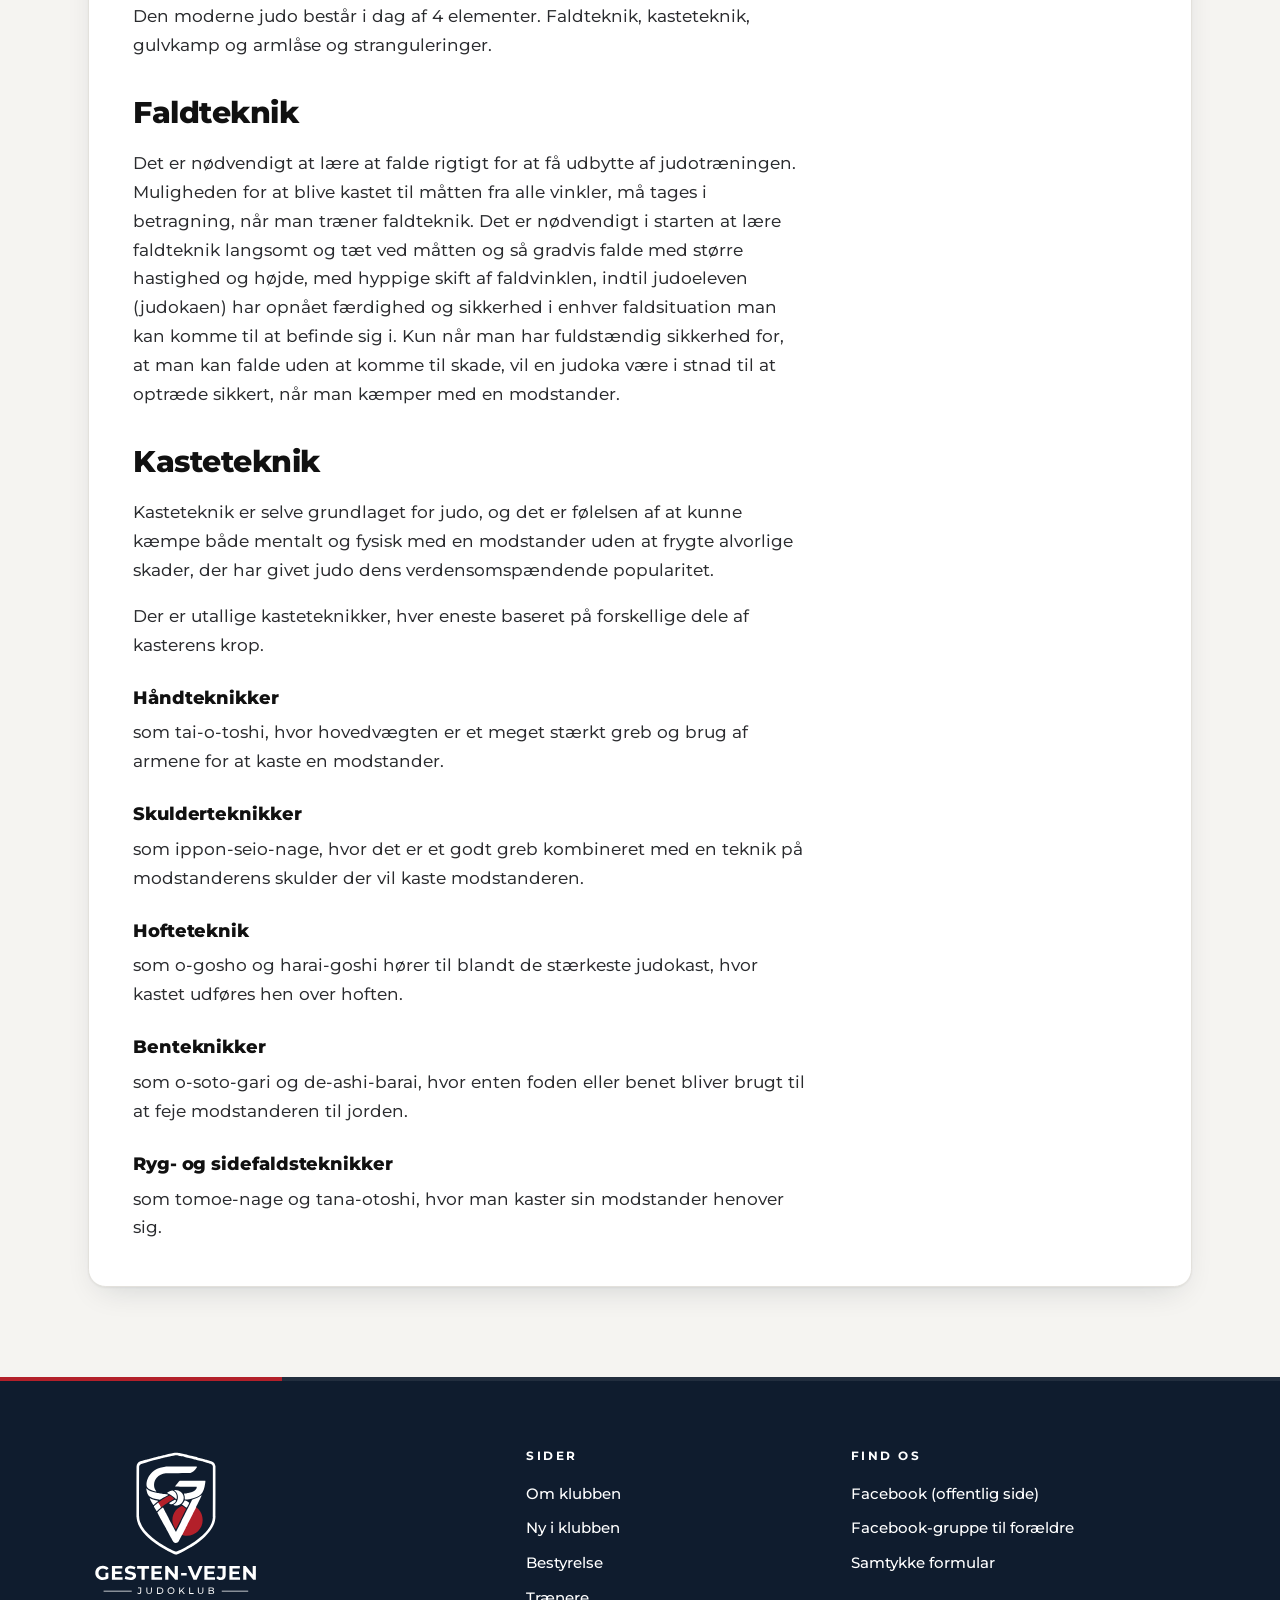
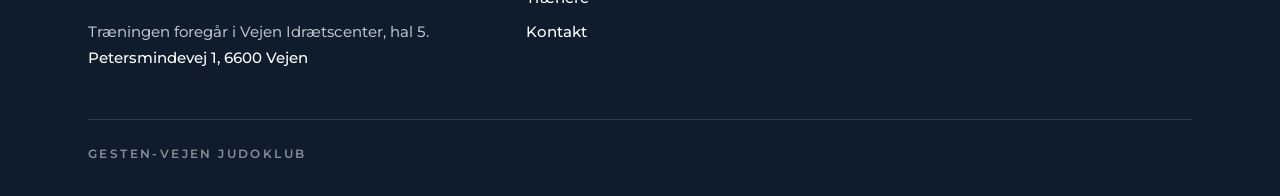
<file: judo.html>
<!DOCTYPE html>
<html lang="da">
<head>
  <meta charset="utf-8">
  <meta name="viewport" content="width=device-width, initial-scale=1">
  <title>Judo | Gesten-Vejen Judoklub</title>
  <meta name="description" content="Hvad er judo? Om judo som sport, selvforsvar og motion, og om fald- og kasteteknik.">
  <meta name="theme-color" content="#0f1c2e">
  <link rel="icon" href="img/favicon.ico" sizes="32x32">
  <link rel="icon" href="img/favicon.svg" type="image/svg+xml">
  <link rel="apple-touch-icon" href="img/apple-touch-icon.png">
  <link rel="preload" href="fonts/montserrat-var.woff2" as="font" type="font/woff2" crossorigin>
  <link rel="stylesheet" href="css/style.css">
</head>
<body>
  <a class="skip-link" href="#indhold">Spring til indhold</a>
  <header class="site-header">
    <div class="header-inner">
      <a class="brand" href="index.html">
        <img src="img/logo.svg" width="43" height="55" alt="">
        <span class="brand-text">
          <span class="brand-name">Gesten-Vejen</span>
          <span class="brand-sub">Judoklub</span>
        </span>
      </a>
      <input type="checkbox" id="nav-toggle" class="nav-toggle">
      <label class="nav-button" for="nav-toggle"><span class="nav-open">Menu</span><span class="nav-close">Luk</span></label>
      <nav class="site-nav" aria-label="Hovedmenu">
        <ul>
          <li><a href="index.html">Forside</a></li>
          <li><a href="om-klubben.html">Om klubben</a></li>
          <li><a href="ny-i-klubben.html">Ny i klubben</a></li>
          <li><a href="judo.html" aria-current="page">Judo</a></li>
          <li><a href="graduering.html">Graduering</a></li>
          <li><a href="graduering-senior.html">Graduering senior</a></li>
          <li><a href="links.html">Links</a></li>
          <li><a href="kontakt.html">Kontakt</a></li>
        </ul>
      </nav>
    </div>
  </header>
  <main id="indhold">
    <div class="page-head">
      <div class="wrap">
        <h1>Judo</h1>
      </div>
    </div>
    <div class="site-main">
    <div class="wrap">
      <article class="panel content">
        <figure class="portrait">
          <img src="img/jigoro-kano.gif" width="100" height="132" alt="Portræt af Jigoro Kano">
          <figcaption>Jigoro Kano</figcaption>
        </figure>
        <h2>Hvad er judo?</h2>
        <p>Judo er mange ting. Judo er SPORT – SELVFORSVAR – MOTION alt sammen i en idrætsgren.</p>
        <p>Judo er en spændende, oplivende og meget fornøjelig nutidssport.</p>
        <h2>Judo-sporten</h2>
        <p>Judo-sporten blev udarbejdet af professor Jigoro Kano i slutningen af det nittende århundrede og blev snart populær i den vestlige verden. Takket være hans indsats var judoden første orientalske kampform, der vandt udbredelse over hele verden.</p>
        <p>Fra den første dag en ny judoelev kommer ind i en dojo (træningssal) vil han blive grebet af denne fascinerende sport. De færdigheder og den kunnen han erhverver sig ved energisk træning, vil han få glæde af hele livet. Professor Kano udtrykte det på denne måde: Judo er det middel, hvorved man lærer at forstå, hvordan man mest effektivt kan bruge både sin legemlige og sin åndelige styrke. Ved ihærdig træning og streng selvdiciplin for at nå det fuldkomne i angreb og forsvar lutres både krop og sjæl, og til sidst fornemmer man judosportens inderste væsen med hver eneste fibre. På denne måde er det muligt at dygtiggøre sig selv og derved yde sit bidrag til en bedre verden.</p>
        <p>Judo-teknik er overordentlig alsidig, og det afhænger fuldstændig af den øjeblikkelige situation, hvilken teknik man vil bruge. Selve kernen eller ideen i judo er den dygtige anvendelse af modstandskraft kombineret med udnyttelsen af vildledende undvigemanøvre, med andre ord at sætte teknisk dygtidhed ind mod brutal styrke – og vinde.</p>
        <p>Judoens kunst ligger i udøverens evne til at kunne fortolke sin modstanders kropsbevægelser. Hvis for eksempel en mand havde kræfter for tre og hans modstander for to, ville den stærkeste vinde. Men hvis den svageste forenede sin styrke med den stærkeste ved at skubbe, når den stærkeste trak, ville han forboble sin styrke og med lethed kaste den stærkeste til jorden.</p>
        <p>Dette er et af grundprincipperne i god judoteknik, og det er opnåelsen af denne færdighed, kombineret med en elegant udførelse af hver eneste bevægelse under kappestrid med en modstander, der giver udøveren den største glæde ved sin sport.</p>
        <p>Den moderne judo består i dag af 4 elementer. Faldteknik, kasteteknik, gulvkamp og armlåse og stranguleringer.</p>
        <h2>Faldteknik</h2>
        <p>Det er nødvendigt at lære at falde rigtigt for at få udbytte af judotræningen. Muligheden for at blive kastet til måtten fra alle vinkler, må tages i betragning, når man træner faldteknik. Det er nødvendigt i starten at lære faldteknik langsomt og tæt ved måtten og så gradvis falde med større hastighed og højde, med hyppige skift af faldvinklen, indtil judoeleven (judokaen) har opnået færdighed og sikkerhed i enhver faldsituation man kan komme til at befinde sig i. Kun når man har fuldstændig sikkerhed for, at man kan falde uden at komme til skade, vil en judoka være i stnad til at optræde sikkert, når man kæmper med en modstander.</p>
        <h2>Kasteteknik</h2>
        <p>Kasteteknik er selve grundlaget for judo, og det er følelsen af at kunne kæmpe både mentalt og fysisk med en modstander uden at frygte alvorlige skader, der har givet judo dens verdensomspændende popularitet.</p>
        <p>Der er utallige kasteteknikker, hver eneste baseret på forskellige dele af kasterens krop.</p>
        <h3>Håndteknikker</h3>
        <p>som tai-o-toshi, hvor hovedvægten er et meget stærkt greb og brug af armene for at kaste en modstander.</p>
        <h3>Skulderteknikker</h3>
        <p>som ippon-seio-nage, hvor det er et godt greb kombineret med en teknik på modstanderens skulder der vil kaste modstanderen.</p>
        <h3>Hofteteknik</h3>
        <p>som o-gosho og harai-goshi hører til blandt de stærkeste judokast, hvor kastet udføres hen over hoften.</p>
        <h3>Benteknikker</h3>
        <p>som o-soto-gari og de-ashi-barai, hvor enten foden eller benet bliver brugt til at feje modstanderen til jorden.</p>
        <h3>Ryg- og sidefaldsteknikker</h3>
        <p>som tomoe-nage og tana-otoshi, hvor man kaster sin modstander henover sig.</p>
      </article>

    </div>
    </div>
  </main>
  <footer class="site-footer">
    <div class="wrap">
      <div class="footer-grid">
        <div class="footer-brand">
          <h2 class="visually-hidden">Gesten-Vejen Judoklub</h2>
          <img src="img/logo-fuld-hvid.svg" width="190" height="162" alt="">
          <p>Træningen foregår i Vejen Idrætscenter, hal 5.<br>
          <a href="https://www.google.com/maps/search/?api=1&amp;query=Petersmindevej+1%2C+6600+Vejen">Petersmindevej 1, 6600 Vejen</a></p>
        </div>
        <div>
          <h2>Sider</h2>
          <ul>
            <li><a href="om-klubben.html">Om klubben</a></li>
            <li><a href="ny-i-klubben.html">Ny i klubben</a></li>
            <li><a href="bestyrelse.html">Bestyrelse</a></li>
            <li><a href="traenere.html">Trænere</a></li>
            <li><a href="kontakt.html">Kontakt</a></li>
          </ul>
        </div>
        <div>
          <h2>Find os</h2>
          <ul>
            <li><a href="https://www.facebook.com/GestenVejen/">Facebook (offentlig side)</a></li>
            <li><a href="https://www.facebook.com/groups/1879137695692778">Facebook-gruppe til forældre</a></li>
            <li><a href="https://docs.google.com/forms/d/e/1FAIpQLScfp7HUJa1pQBzSt7RUPwWTZTJab6dxCkrOlCCXXaspszg4RQ/viewform?usp=sharing&amp;ouid=102798556822997077446">Samtykke formular</a></li>
          </ul>
        </div>
      </div>
      <p class="footer-copy">Gesten-Vejen Judoklub</p>
    </div>
  </footer>
</body>
</html>
</file>
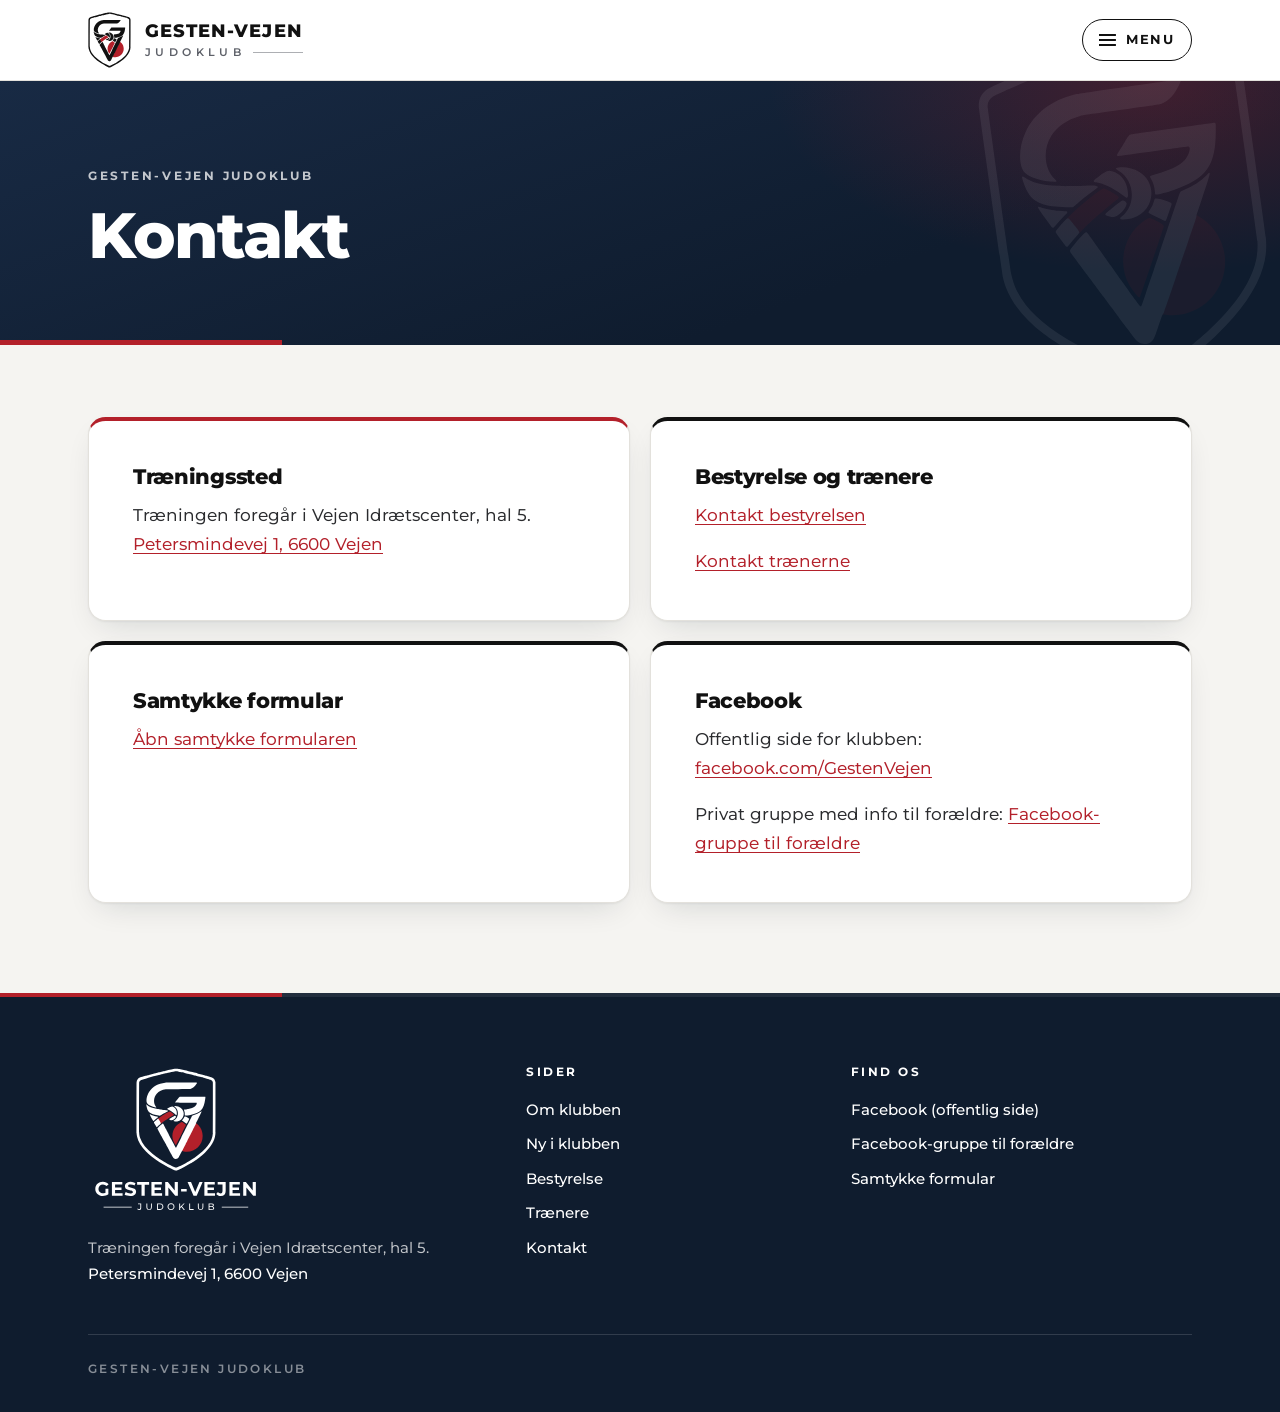
<file: kontakt.html>
<!DOCTYPE html>
<html lang="da">
<head>
  <meta charset="utf-8">
  <meta name="viewport" content="width=device-width, initial-scale=1">
  <title>Kontakt | Gesten-Vejen Judoklub</title>
  <meta name="description" content="Kontakt Gesten-Vejen Judoklub. Find bestyrelse, trænere og samtykke formular.">
  <meta name="theme-color" content="#0f1c2e">
  <link rel="icon" href="img/favicon.ico" sizes="32x32">
  <link rel="icon" href="img/favicon.svg" type="image/svg+xml">
  <link rel="apple-touch-icon" href="img/apple-touch-icon.png">
  <link rel="preload" href="fonts/montserrat-var.woff2" as="font" type="font/woff2" crossorigin>
  <link rel="stylesheet" href="css/style.css">
</head>
<body>
  <a class="skip-link" href="#indhold">Spring til indhold</a>
  <header class="site-header">
    <div class="header-inner">
      <a class="brand" href="index.html">
        <img src="img/logo.svg" width="43" height="55" alt="">
        <span class="brand-text">
          <span class="brand-name">Gesten-Vejen</span>
          <span class="brand-sub">Judoklub</span>
        </span>
      </a>
      <input type="checkbox" id="nav-toggle" class="nav-toggle">
      <label class="nav-button" for="nav-toggle"><span class="nav-open">Menu</span><span class="nav-close">Luk</span></label>
      <nav class="site-nav" aria-label="Hovedmenu">
        <ul>
          <li><a href="index.html">Forside</a></li>
          <li><a href="om-klubben.html">Om klubben</a></li>
          <li><a href="ny-i-klubben.html">Ny i klubben</a></li>
          <li><a href="judo.html">Judo</a></li>
          <li><a href="graduering.html">Graduering</a></li>
          <li><a href="graduering-senior.html">Graduering senior</a></li>
          <li><a href="links.html">Links</a></li>
          <li><a href="kontakt.html" aria-current="page">Kontakt</a></li>
        </ul>
      </nav>
    </div>
  </header>
  <main id="indhold">
    <div class="page-head">
      <div class="wrap">
        <h1>Kontakt</h1>
      </div>
    </div>
    <div class="site-main">
    <div class="wrap">
      <div class="contact-stack">
        <section class="panel">
          <h2>Træningssted</h2>
          <p>Træningen foregår i Vejen Idrætscenter, hal 5.<br>
          <a href="https://www.google.com/maps/search/?api=1&amp;query=Petersmindevej+1%2C+6600+Vejen">Petersmindevej 1, 6600 Vejen</a></p>
        </section>
        <section class="panel">
          <h2>Bestyrelse og trænere</h2>
          <p><a href="bestyrelse.html">Kontakt bestyrelsen</a></p>
          <p><a href="traenere.html">Kontakt trænerne</a></p>
        </section>
        <section class="panel">
          <h2>Samtykke formular</h2>
          <p><a href="https://docs.google.com/forms/d/e/1FAIpQLScfp7HUJa1pQBzSt7RUPwWTZTJab6dxCkrOlCCXXaspszg4RQ/viewform?usp=sharing&amp;ouid=102798556822997077446">Åbn samtykke formularen</a></p>
        </section>
        <section class="panel">
          <h2>Facebook</h2>
          <p>Offentlig side for klubben: <a href="https://www.facebook.com/GestenVejen/">facebook.com/GestenVejen</a></p>
          <p>Privat gruppe med info til forældre: <a href="https://www.facebook.com/groups/1879137695692778">Facebook-gruppe til forældre</a></p>
        </section>
      </div>

    </div>
    </div>
  </main>
  <footer class="site-footer">
    <div class="wrap">
      <div class="footer-grid">
        <div class="footer-brand">
          <h2 class="visually-hidden">Gesten-Vejen Judoklub</h2>
          <img src="img/logo-fuld-hvid.svg" width="190" height="162" alt="">
          <p>Træningen foregår i Vejen Idrætscenter, hal 5.<br>
          <a href="https://www.google.com/maps/search/?api=1&amp;query=Petersmindevej+1%2C+6600+Vejen">Petersmindevej 1, 6600 Vejen</a></p>
        </div>
        <div>
          <h2>Sider</h2>
          <ul>
            <li><a href="om-klubben.html">Om klubben</a></li>
            <li><a href="ny-i-klubben.html">Ny i klubben</a></li>
            <li><a href="bestyrelse.html">Bestyrelse</a></li>
            <li><a href="traenere.html">Trænere</a></li>
            <li><a href="kontakt.html">Kontakt</a></li>
          </ul>
        </div>
        <div>
          <h2>Find os</h2>
          <ul>
            <li><a href="https://www.facebook.com/GestenVejen/">Facebook (offentlig side)</a></li>
            <li><a href="https://www.facebook.com/groups/1879137695692778">Facebook-gruppe til forældre</a></li>
            <li><a href="https://docs.google.com/forms/d/e/1FAIpQLScfp7HUJa1pQBzSt7RUPwWTZTJab6dxCkrOlCCXXaspszg4RQ/viewform?usp=sharing&amp;ouid=102798556822997077446">Samtykke formular</a></li>
          </ul>
        </div>
      </div>
      <p class="footer-copy">Gesten-Vejen Judoklub</p>
    </div>
  </footer>
</body>
</html>
</file>
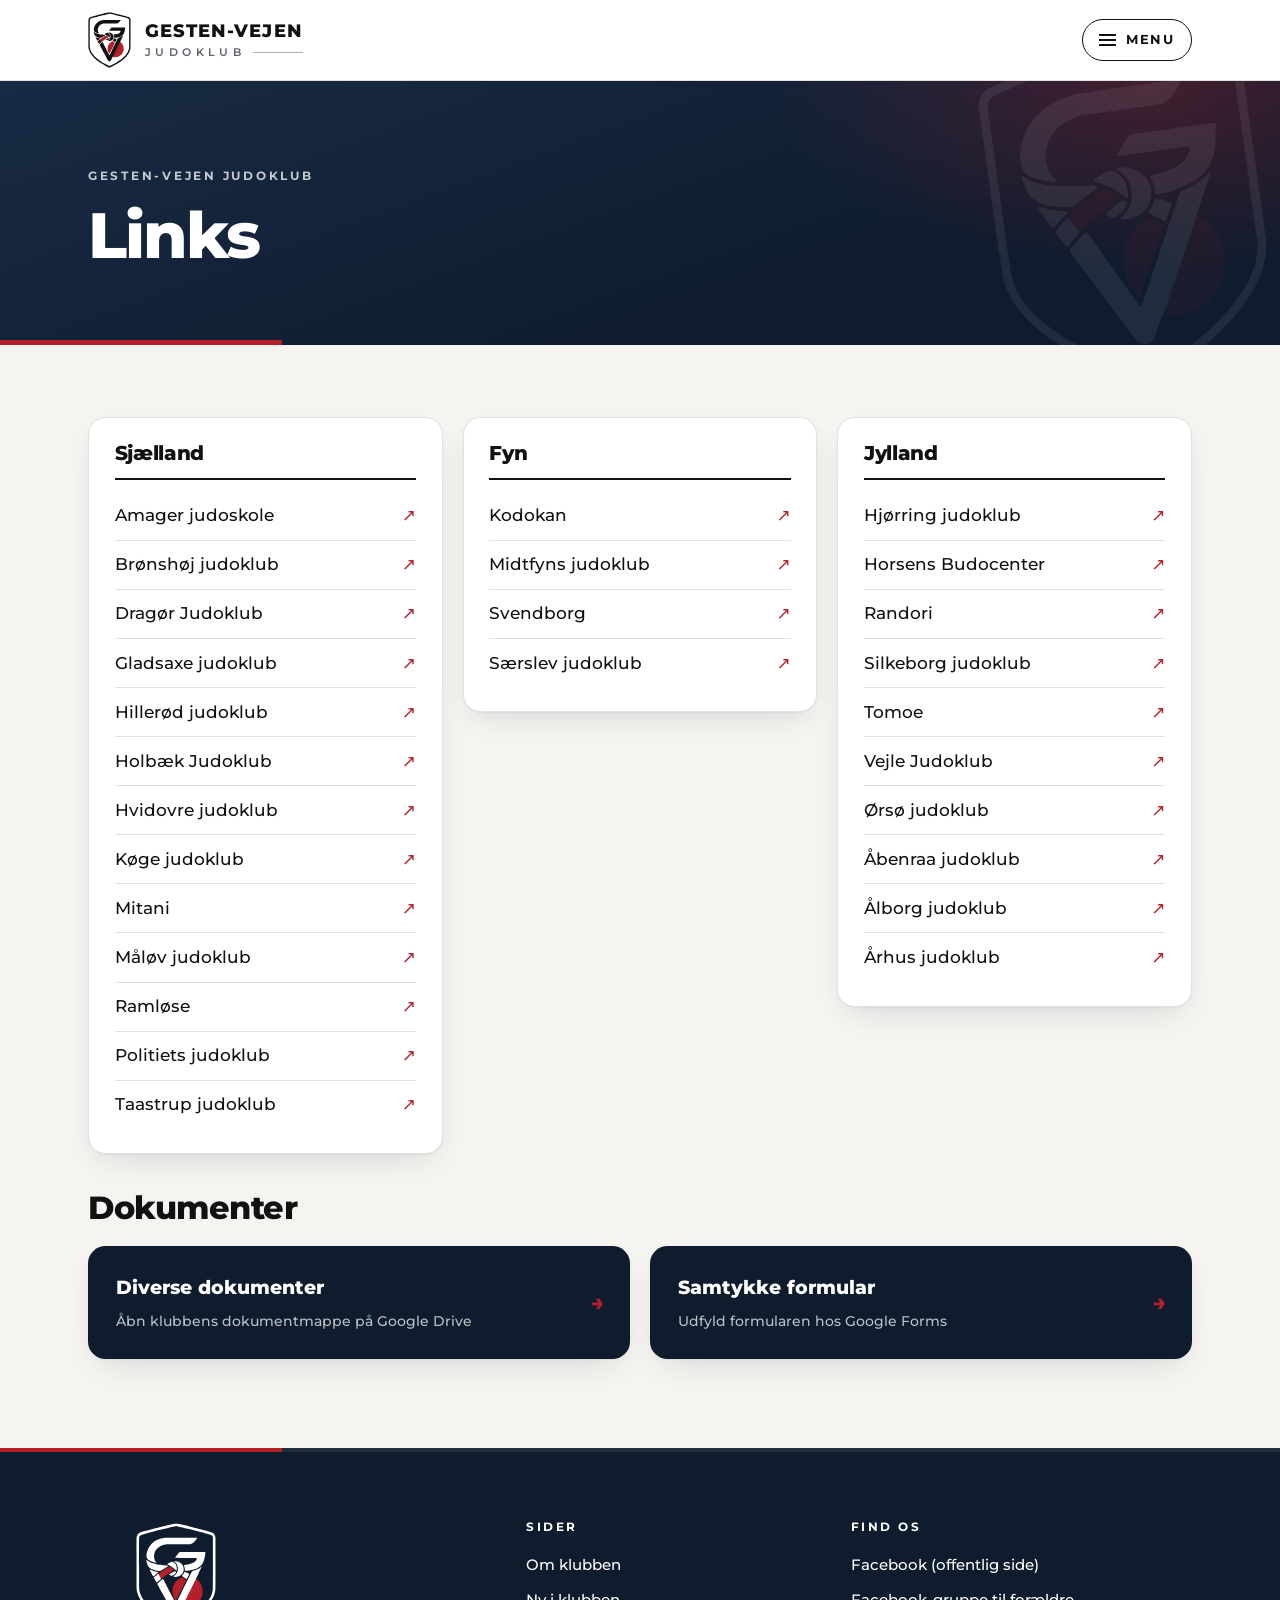
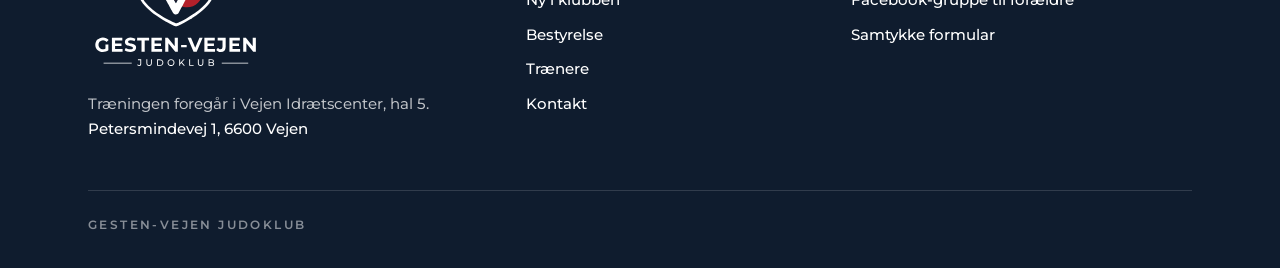
<file: links.html>
<!DOCTYPE html>
<html lang="da">
<head>
  <meta charset="utf-8">
  <meta name="viewport" content="width=device-width, initial-scale=1">
  <title>Links | Gesten-Vejen Judoklub</title>
  <meta name="description" content="Links til judoklubber i Danmark samt klubbens dokumenter og samtykke formular.">
  <meta name="theme-color" content="#0f1c2e">
  <link rel="icon" href="img/favicon.ico" sizes="32x32">
  <link rel="icon" href="img/favicon.svg" type="image/svg+xml">
  <link rel="apple-touch-icon" href="img/apple-touch-icon.png">
  <link rel="preload" href="fonts/montserrat-var.woff2" as="font" type="font/woff2" crossorigin>
  <link rel="stylesheet" href="css/style.css">
</head>
<body>
  <a class="skip-link" href="#indhold">Spring til indhold</a>
  <header class="site-header">
    <div class="header-inner">
      <a class="brand" href="index.html">
        <img src="img/logo.svg" width="43" height="55" alt="">
        <span class="brand-text">
          <span class="brand-name">Gesten-Vejen</span>
          <span class="brand-sub">Judoklub</span>
        </span>
      </a>
      <input type="checkbox" id="nav-toggle" class="nav-toggle">
      <label class="nav-button" for="nav-toggle"><span class="nav-open">Menu</span><span class="nav-close">Luk</span></label>
      <nav class="site-nav" aria-label="Hovedmenu">
        <ul>
          <li><a href="index.html">Forside</a></li>
          <li><a href="om-klubben.html">Om klubben</a></li>
          <li><a href="ny-i-klubben.html">Ny i klubben</a></li>
          <li><a href="judo.html">Judo</a></li>
          <li><a href="graduering.html">Graduering</a></li>
          <li><a href="graduering-senior.html">Graduering senior</a></li>
          <li><a href="links.html" aria-current="page">Links</a></li>
          <li><a href="kontakt.html">Kontakt</a></li>
        </ul>
      </nav>
    </div>
  </header>
  <main id="indhold">
    <div class="page-head">
      <div class="wrap">
        <h1>Links</h1>
      </div>
    </div>
    <div class="site-main">
    <div class="wrap">
      <div class="club-cols">
        <section>
          <h2>Sjælland</h2>
          <ul>
            <li><a href="https://www.amagerjudo.dk/">Amager judoskole</a></li>
            <li><a href="https://broenshoejjudoklub.dk/">Brønshøj judoklub</a></li>
            <li><a href="https://www.dragoerjudoklub.dk/">Dragør Judoklub</a></li>
            <li><a href="https://www.gladsaxejudoklub.dk/">Gladsaxe judoklub</a></li>
            <li><a href="https://www.judoklubben.dk/">Hillerød judoklub</a></li>
            <li><a href="https://www.holbaekjudo.dk/index.html">Holbæk Judoklub</a></li>
            <li><a href="https://hvidovrejudoogjiu-jitsuklub.dk/">Hvidovre judoklub</a></li>
            <li><a href="https://www.koegejudo.dk/">Køge judoklub</a></li>
            <li><a href="https://www.mitani.dk/">Mitani</a></li>
            <li><a href="https://www.mjk-judo.dk/Mjk/">Måløv judoklub</a></li>
            <li><a href="https://www.rif-judo.dk/">Ramløse</a></li>
            <li><a href="https://www.pi-judo.dk/">Politiets judoklub</a></li>
            <li><a href="https://www.judoklub.dk/">Taastrup judoklub</a></li>
          </ul>
        </section>
        <section>
          <h2>Fyn</h2>
          <ul>
            <li><a href="https://www.kodokan.dk/">Kodokan</a></li>
            <li><a href="https://www.mjjc.dk/">Midtfyns judoklub</a></li>
            <li><a href="https://www.svendborgbudo.dk/">Svendborg</a></li>
            <li><a href="https://www.saerslev-judoklub.dk/">Særslev judoklub</a></li>
          </ul>
        </section>
        <section>
          <h2>Jylland</h2>
          <ul>
            <li><a href="https://www.hjoerringjudoklub.nordjyskeklubber.dk/">Hjørring judoklub</a></li>
            <li><a href="https://www.budocenter.dk/">Horsens Budocenter</a></li>
            <li><a href="https://www.randori.dk/">Randori</a></li>
            <li><a href="https://silkeborgjudoklub.dk/index.htm">Silkeborg judoklub</a></li>
            <li><a href="https://www.tomoe.dk/">Tomoe</a></li>
            <li><a href="https://www.vejlejudoklub.dk/JUDO/Index.htm">Vejle Judoklub</a></li>
            <li><a href="https://www.oersoejudoklub.dk/">Ørsø judoklub</a></li>
            <li><a href="https://home3.inet.tele.dk/mamia/">Åbenraa judoklub</a></li>
            <li><a href="https://www.aalborgjudoklub.dk/">Ålborg judoklub</a></li>
            <li><a href="https://www.aarhus-judoklub.dk/">Århus judoklub</a></li>
          </ul>
        </section>
      </div>

      <section class="mt-lg">
        <h2>Dokumenter</h2>
        <div class="doc-links">
          <a href="https://drive.google.com/drive/folders/1j7RuopCy7NVb8QTL0y0jWw5Dp3OBlpof?usp=sharing">Diverse dokumenter<span>Åbn klubbens dokumentmappe på Google Drive</span></a>
          <a href="https://docs.google.com/forms/d/e/1FAIpQLScfp7HUJa1pQBzSt7RUPwWTZTJab6dxCkrOlCCXXaspszg4RQ/viewform?usp=sharing&amp;ouid=102798556822997077446">Samtykke formular<span>Udfyld formularen hos Google Forms</span></a>
        </div>
      </section>

    </div>
    </div>
  </main>
  <footer class="site-footer">
    <div class="wrap">
      <div class="footer-grid">
        <div class="footer-brand">
          <h2 class="visually-hidden">Gesten-Vejen Judoklub</h2>
          <img src="img/logo-fuld-hvid.svg" width="190" height="162" alt="">
          <p>Træningen foregår i Vejen Idrætscenter, hal 5.<br>
          <a href="https://www.google.com/maps/search/?api=1&amp;query=Petersmindevej+1%2C+6600+Vejen">Petersmindevej 1, 6600 Vejen</a></p>
        </div>
        <div>
          <h2>Sider</h2>
          <ul>
            <li><a href="om-klubben.html">Om klubben</a></li>
            <li><a href="ny-i-klubben.html">Ny i klubben</a></li>
            <li><a href="bestyrelse.html">Bestyrelse</a></li>
            <li><a href="traenere.html">Trænere</a></li>
            <li><a href="kontakt.html">Kontakt</a></li>
          </ul>
        </div>
        <div>
          <h2>Find os</h2>
          <ul>
            <li><a href="https://www.facebook.com/GestenVejen/">Facebook (offentlig side)</a></li>
            <li><a href="https://www.facebook.com/groups/1879137695692778">Facebook-gruppe til forældre</a></li>
            <li><a href="https://docs.google.com/forms/d/e/1FAIpQLScfp7HUJa1pQBzSt7RUPwWTZTJab6dxCkrOlCCXXaspszg4RQ/viewform?usp=sharing&amp;ouid=102798556822997077446">Samtykke formular</a></li>
          </ul>
        </div>
      </div>
      <p class="footer-copy">Gesten-Vejen Judoklub</p>
    </div>
  </footer>
</body>
</html>
</file>
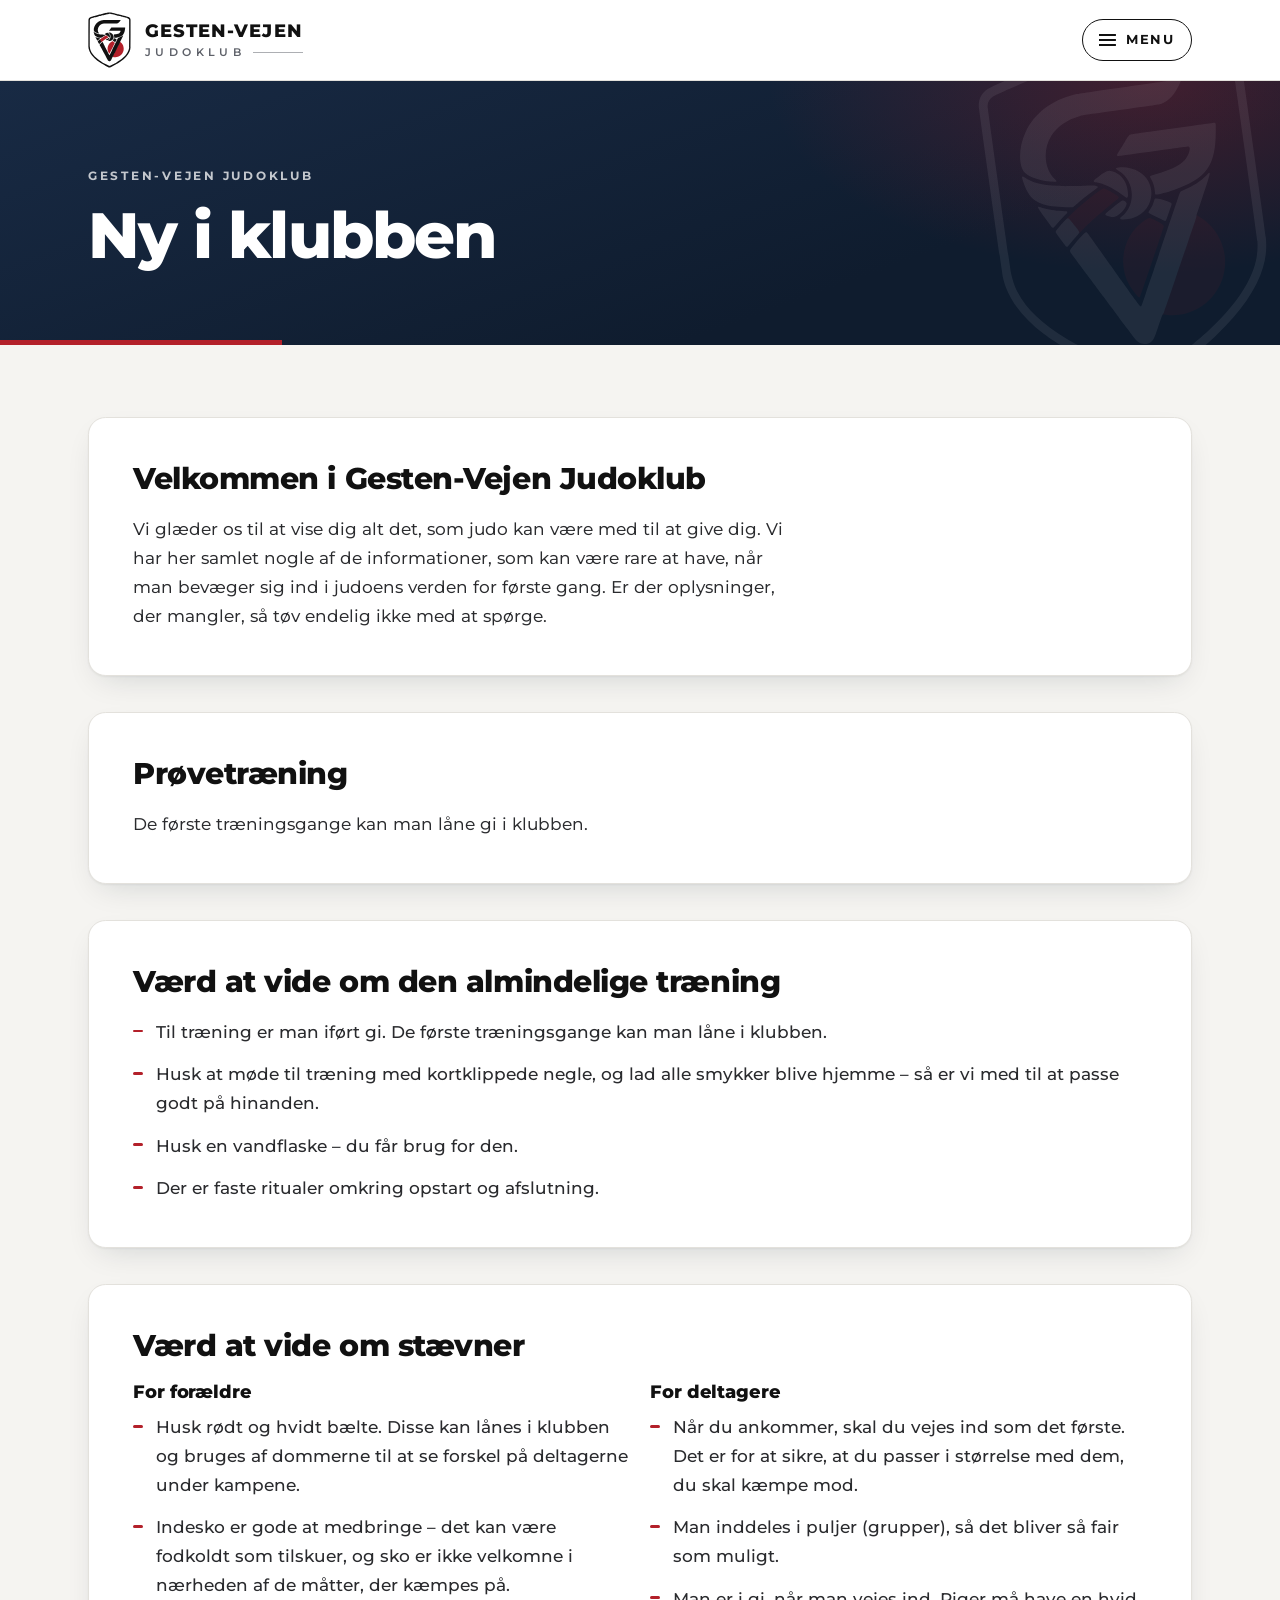
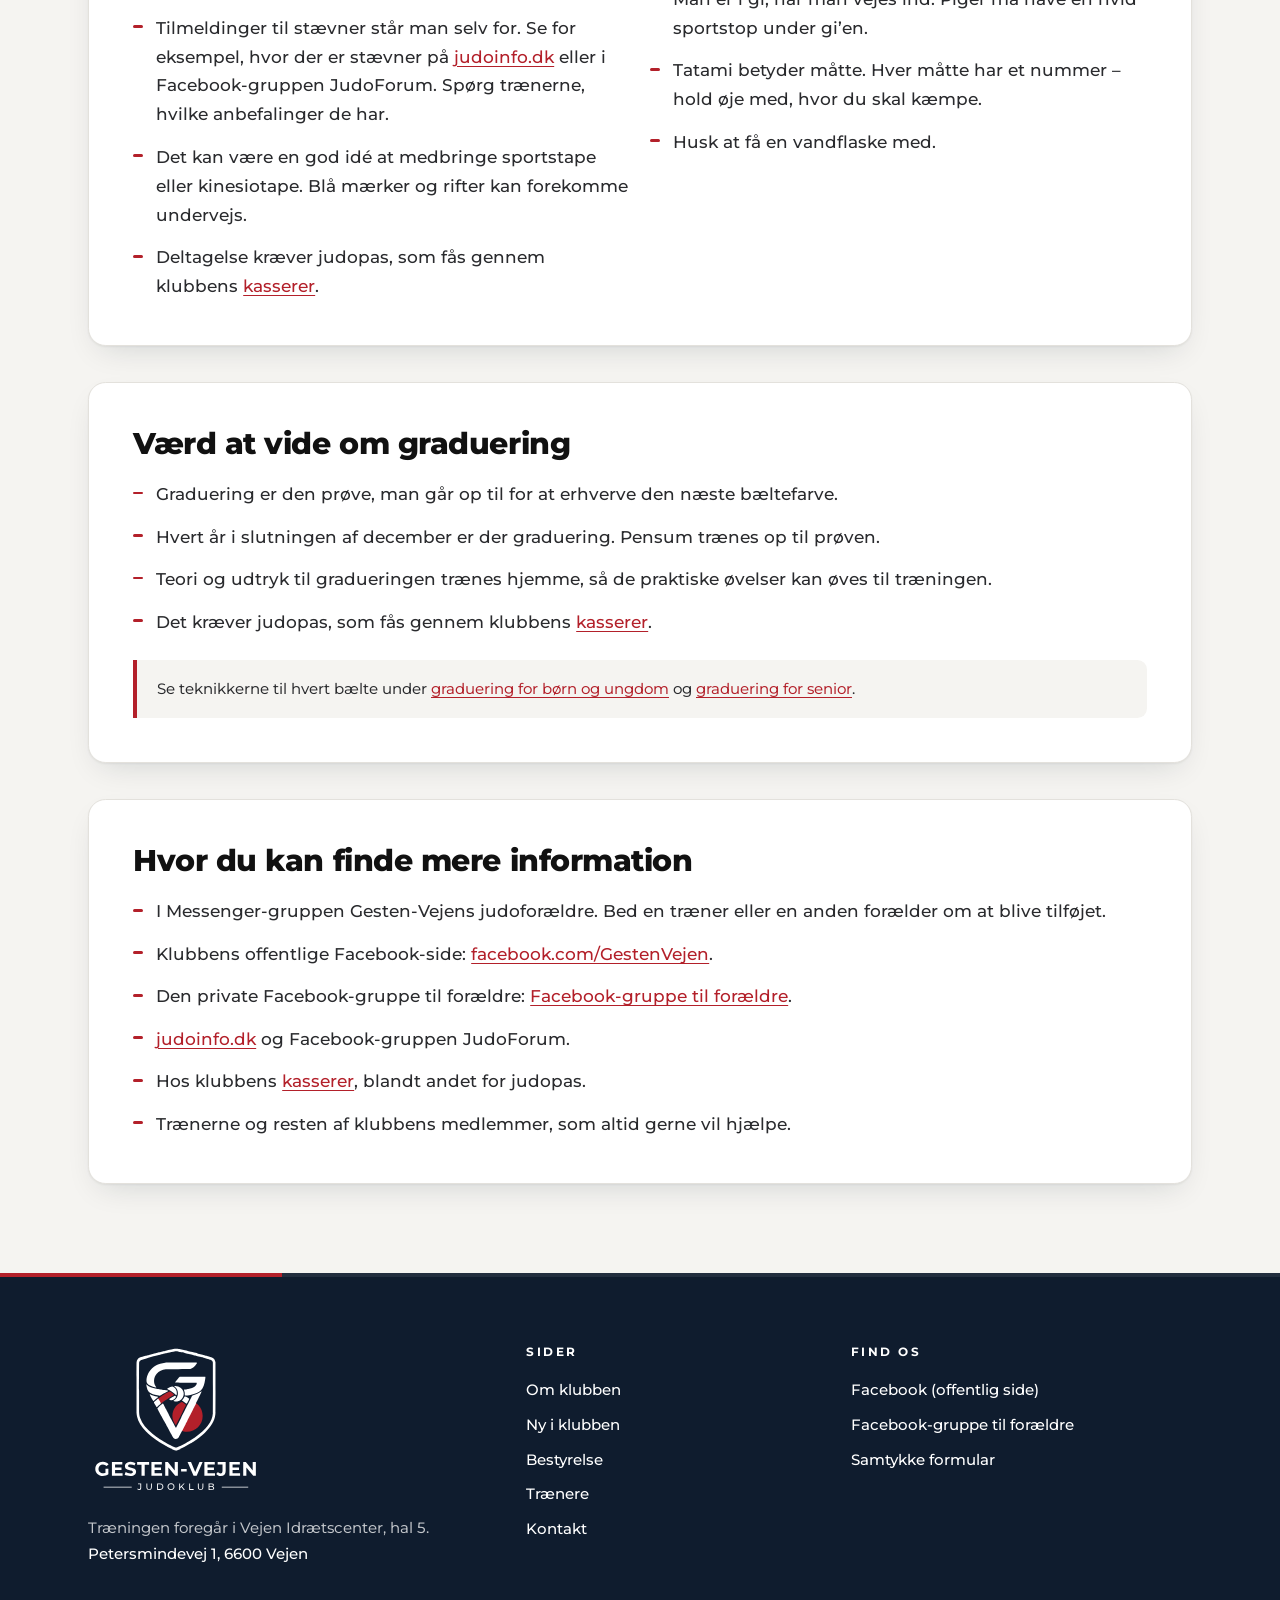
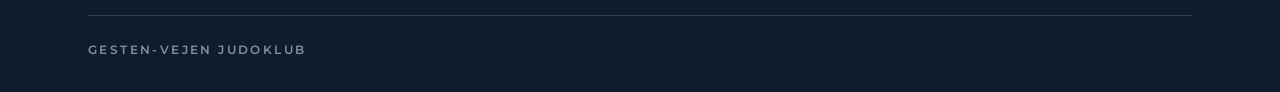
<file: ny-i-klubben.html>
<!DOCTYPE html>
<html lang="da">
<head>
  <meta charset="utf-8">
  <meta name="viewport" content="width=device-width, initial-scale=1">
  <title>Ny i klubben | Gesten-Vejen Judoklub</title>
  <meta name="description" content="Ny i Gesten-Vejen Judoklub? Læs om prøvetræning, den almindelige træning, stævner og graduering, og hvor du kan finde mere information.">
  <meta name="theme-color" content="#0f1c2e">
  <link rel="icon" href="img/favicon.ico" sizes="32x32">
  <link rel="icon" href="img/favicon.svg" type="image/svg+xml">
  <link rel="apple-touch-icon" href="img/apple-touch-icon.png">
  <link rel="preload" href="fonts/montserrat-var.woff2" as="font" type="font/woff2" crossorigin>
  <link rel="stylesheet" href="css/style.css">
</head>
<body>
  <a class="skip-link" href="#indhold">Spring til indhold</a>
  <header class="site-header">
    <div class="header-inner">
      <a class="brand" href="index.html">
        <img src="img/logo.svg" width="43" height="55" alt="">
        <span class="brand-text">
          <span class="brand-name">Gesten-Vejen</span>
          <span class="brand-sub">Judoklub</span>
        </span>
      </a>
      <input type="checkbox" id="nav-toggle" class="nav-toggle">
      <label class="nav-button" for="nav-toggle"><span class="nav-open">Menu</span><span class="nav-close">Luk</span></label>
      <nav class="site-nav" aria-label="Hovedmenu">
        <ul>
          <li><a href="index.html">Forside</a></li>
          <li><a href="om-klubben.html">Om klubben</a></li>
          <li><a href="ny-i-klubben.html" aria-current="page">Ny i klubben</a></li>
          <li><a href="judo.html">Judo</a></li>
          <li><a href="graduering.html">Graduering</a></li>
          <li><a href="graduering-senior.html">Graduering senior</a></li>
          <li><a href="links.html">Links</a></li>
          <li><a href="kontakt.html">Kontakt</a></li>
        </ul>
      </nav>
    </div>
  </header>
  <main id="indhold">
    <div class="page-head">
      <div class="wrap">
        <h1>Ny i klubben</h1>
      </div>
    </div>
    <div class="site-main">
    <div class="wrap">
      <article class="panel content">
        <h2>Velkommen i Gesten-Vejen Judoklub</h2>
        <p>Vi glæder os til at vise dig alt det, som judo kan være med til at give dig. Vi har her samlet nogle af de informationer, som kan være rare at have, når man bevæger sig ind i judoens verden for første gang. Er der oplysninger, der mangler, så tøv endelig ikke med at spørge.</p>
      </article>

      <section class="panel">
        <h2>Prøvetræning</h2>
        <p>De første træningsgange kan man låne gi i klubben.</p>
      </section>

      <section class="panel">
        <h2>Værd at vide om den almindelige træning</h2>
        <ul class="info-list">
          <li>Til træning er man iført gi. De første træningsgange kan man låne i klubben.</li>
          <li>Husk at møde til træning med kortklippede negle, og lad alle smykker blive hjemme – så er vi med til at passe godt på hinanden.</li>
          <li>Husk en vandflaske – du får brug for den.</li>
          <li>Der er faste ritualer omkring opstart og afslutning.</li>
        </ul>
      </section>

      <section class="panel">
        <h2>Værd at vide om stævner</h2>
        <div class="split">
          <div>
            <h3>For forældre</h3>
            <ul class="info-list">
              <li>Husk rødt og hvidt bælte. Disse kan lånes i klubben og bruges af dommerne til at se forskel på deltagerne under kampene.</li>
              <li>Indesko er gode at medbringe – det kan være fodkoldt som tilskuer, og sko er ikke velkomne i nærheden af de måtter, der kæmpes på.</li>
              <li>Tilmeldinger til stævner står man selv for. Se for eksempel, hvor der er stævner på <a href="https://www.judoinfo.dk">judoinfo.dk</a> eller i Facebook-gruppen JudoForum. Spørg trænerne, hvilke anbefalinger de har.</li>
              <li>Det kan være en god idé at medbringe sportstape eller kinesiotape. Blå mærker og rifter kan forekomme undervejs.</li>
              <li>Deltagelse kræver judopas, som fås gennem klubbens&nbsp;<a href="bestyrelse.html">kasserer</a>.</li>
            </ul>
          </div>
          <div>
            <h3>For deltagere</h3>
            <ul class="info-list">
              <li>Når du ankommer, skal du vejes ind som det første. Det er for at sikre, at du passer i størrelse med dem, du skal kæmpe mod.</li>
              <li>Man inddeles i puljer (grupper), så det bliver så fair som muligt.</li>
              <li>Man er i gi, når man vejes ind. Piger må have en hvid sportstop under gi’en.</li>
              <li>Tatami betyder måtte. Hver måtte har et nummer – hold øje med, hvor du skal kæmpe.</li>
              <li>Husk at få en vandflaske med.</li>
            </ul>
          </div>
        </div>
      </section>

      <section class="panel">
        <h2>Værd at vide om graduering</h2>
        <ul class="info-list">
          <li>Graduering er den prøve, man går op til for at erhverve den næste bæltefarve.</li>
          <li>Hvert år i slutningen af december er der graduering. Pensum trænes op til prøven.</li>
          <li>Teori og udtryk til gradueringen trænes hjemme, så de praktiske øvelser kan øves til træningen.</li>
          <li>Det kræver judopas, som fås gennem klubbens&nbsp;<a href="bestyrelse.html">kasserer</a>.</li>
        </ul>
        <p class="note">Se teknikkerne til hvert bælte under <a href="graduering.html">graduering for børn og ungdom</a> og <a href="graduering-senior.html">graduering for senior</a>.</p>
      </section>

      <section class="panel">
        <h2>Hvor du kan finde mere information</h2>
        <ul class="info-list">
          <li>I Messenger-gruppen Gesten-Vejens judoforældre. Bed en træner eller en anden forælder om at blive tilføjet.</li>
          <li>Klubbens offentlige Facebook-side: <a href="https://www.facebook.com/GestenVejen/">facebook.com/GestenVejen</a>.</li>
          <li>Den private Facebook-gruppe til forældre: <a href="https://www.facebook.com/groups/1879137695692778">Facebook-gruppe til forældre</a>.</li>
          <li><a href="https://www.judoinfo.dk">judoinfo.dk</a> og Facebook-gruppen JudoForum.</li>
          <li>Hos klubbens&nbsp;<a href="bestyrelse.html">kasserer</a>, blandt andet for judopas.</li>
          <li>Trænerne og resten af klubbens medlemmer, som altid gerne vil hjælpe.</li>
        </ul>
      </section>

    </div>
    </div>
  </main>
  <footer class="site-footer">
    <div class="wrap">
      <div class="footer-grid">
        <div class="footer-brand">
          <h2 class="visually-hidden">Gesten-Vejen Judoklub</h2>
          <img src="img/logo-fuld-hvid.svg" width="190" height="162" alt="">
          <p>Træningen foregår i Vejen Idrætscenter, hal 5.<br>
          <a href="https://www.google.com/maps/search/?api=1&amp;query=Petersmindevej+1%2C+6600+Vejen">Petersmindevej 1, 6600 Vejen</a></p>
        </div>
        <div>
          <h2>Sider</h2>
          <ul>
            <li><a href="om-klubben.html">Om klubben</a></li>
            <li><a href="ny-i-klubben.html">Ny i klubben</a></li>
            <li><a href="bestyrelse.html">Bestyrelse</a></li>
            <li><a href="traenere.html">Trænere</a></li>
            <li><a href="kontakt.html">Kontakt</a></li>
          </ul>
        </div>
        <div>
          <h2>Find os</h2>
          <ul>
            <li><a href="https://www.facebook.com/GestenVejen/">Facebook (offentlig side)</a></li>
            <li><a href="https://www.facebook.com/groups/1879137695692778">Facebook-gruppe til forældre</a></li>
            <li><a href="https://docs.google.com/forms/d/e/1FAIpQLScfp7HUJa1pQBzSt7RUPwWTZTJab6dxCkrOlCCXXaspszg4RQ/viewform?usp=sharing&amp;ouid=102798556822997077446">Samtykke formular</a></li>
          </ul>
        </div>
      </div>
      <p class="footer-copy">Gesten-Vejen Judoklub</p>
    </div>
  </footer>
</body>
</html>
</file>
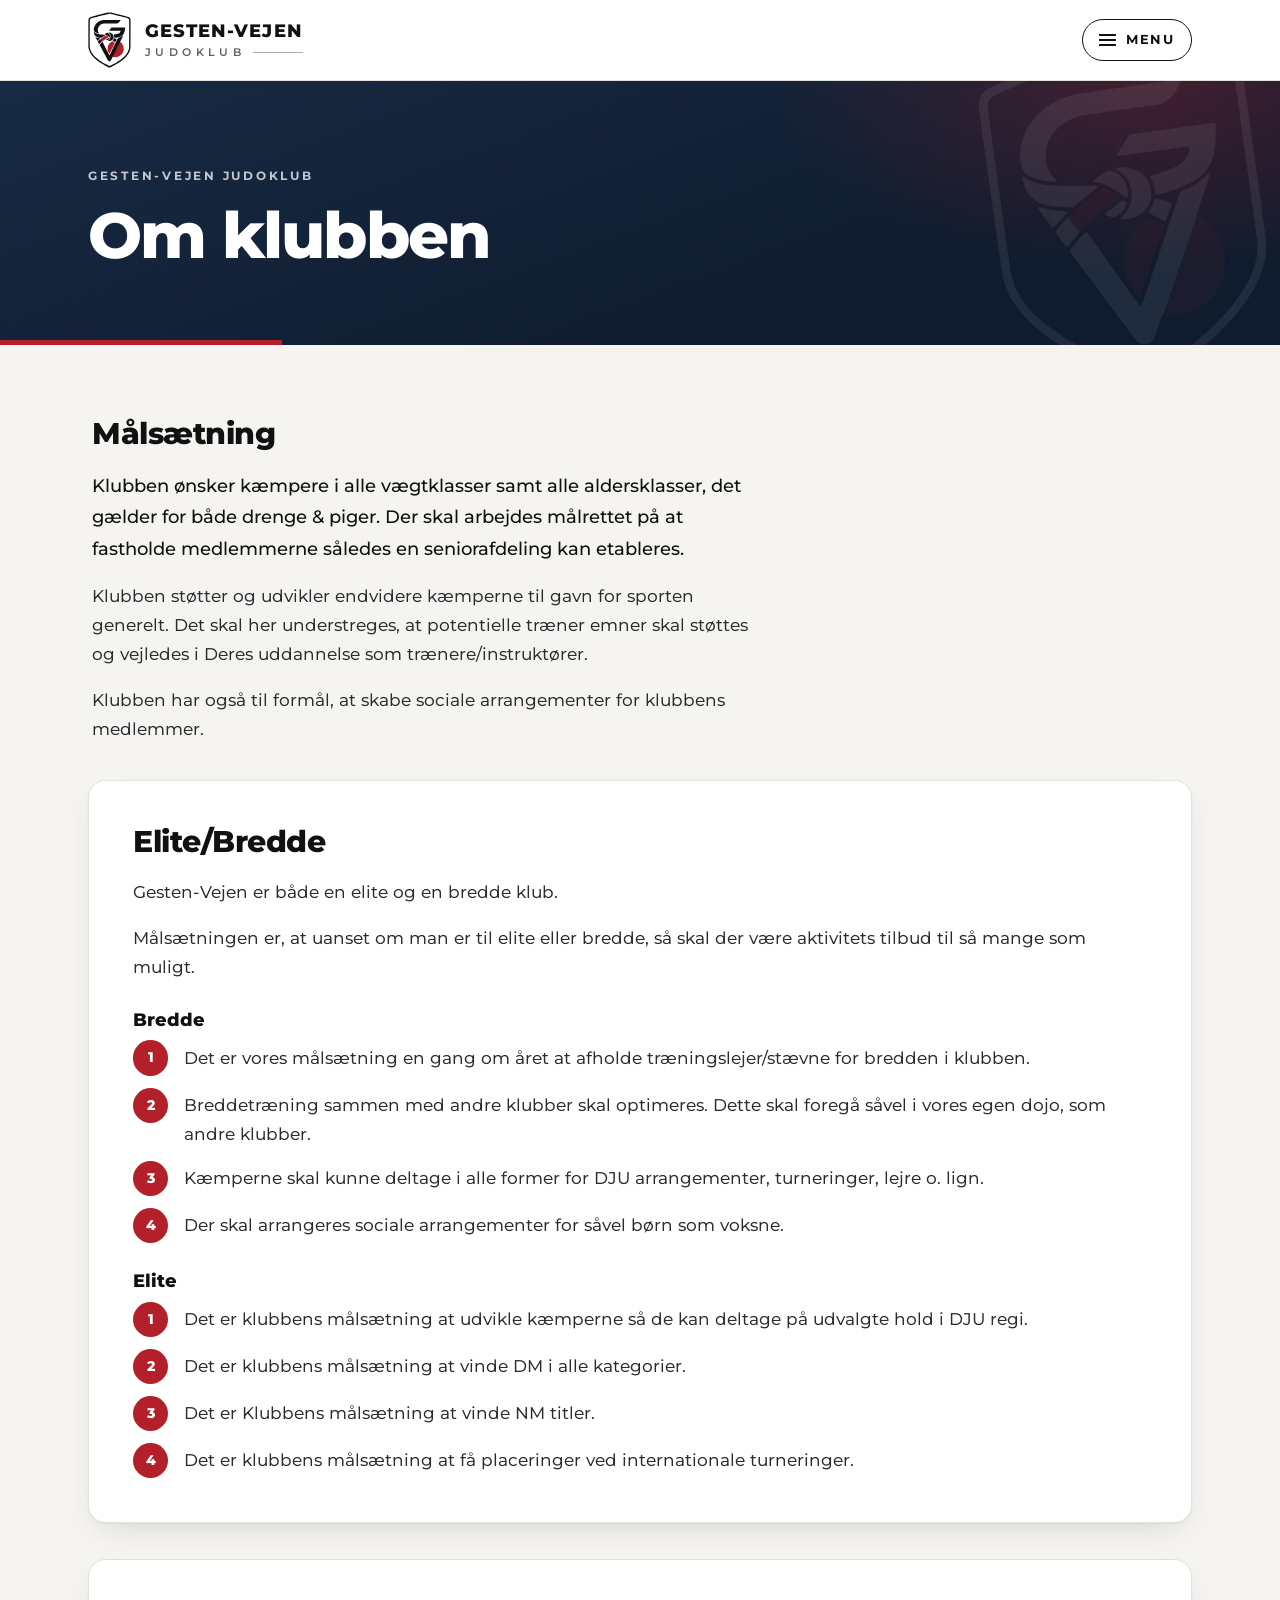
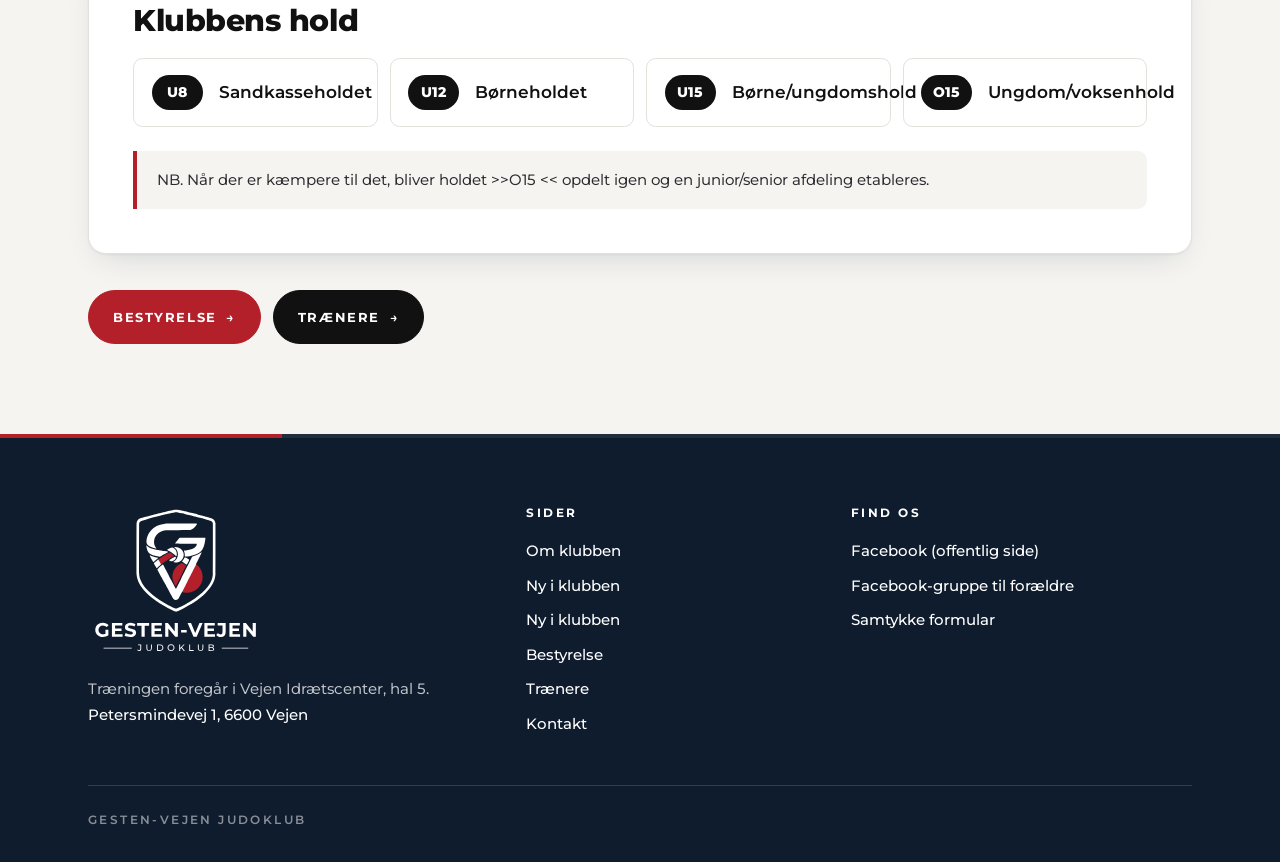
<file: om-klubben.html>
<!DOCTYPE html>
<html lang="da">
<head>
  <meta charset="utf-8">
  <meta name="viewport" content="width=device-width, initial-scale=1">
  <title>Om klubben | Gesten-Vejen Judoklub</title>
  <meta name="description" content="Målsætning, elite og bredde samt holdene i Gesten-Vejen Judoklub.">
  <meta name="theme-color" content="#0f1c2e">
  <link rel="icon" href="img/favicon.ico" sizes="32x32">
  <link rel="icon" href="img/favicon.svg" type="image/svg+xml">
  <link rel="apple-touch-icon" href="img/apple-touch-icon.png">
  <link rel="preload" href="fonts/montserrat-var.woff2" as="font" type="font/woff2" crossorigin>
  <link rel="stylesheet" href="css/style.css">
</head>
<body>
  <a class="skip-link" href="#indhold">Spring til indhold</a>
  <header class="site-header">
    <div class="header-inner">
      <a class="brand" href="index.html">
        <img src="img/logo.svg" width="43" height="55" alt="">
        <span class="brand-text">
          <span class="brand-name">Gesten-Vejen</span>
          <span class="brand-sub">Judoklub</span>
        </span>
      </a>
      <input type="checkbox" id="nav-toggle" class="nav-toggle">
      <label class="nav-button" for="nav-toggle"><span class="nav-open">Menu</span><span class="nav-close">Luk</span></label>
      <nav class="site-nav" aria-label="Hovedmenu">
        <ul>
          <li><a href="index.html">Forside</a></li>
          <li><a href="om-klubben.html" aria-current="page">Om klubben</a></li>
          <li><a href="ny-i-klubben.html">Ny i klubben</a></li>
          <li><a href="judo.html">Judo</a></li>
          <li><a href="graduering.html">Graduering</a></li>
          <li><a href="graduering-senior.html">Graduering senior</a></li>
          <li><a href="links.html">Links</a></li>
          <li><a href="kontakt.html">Kontakt</a></li>
        </ul>
      </nav>
    </div>
  </header>
  <main id="indhold">
    <div class="page-head">
      <div class="wrap">
        <h1>Om klubben</h1>
      </div>
    </div>
    <div class="site-main">
    <div class="wrap">
      <div class="content prose">
        <h2>Målsætning</h2>
        <p>Klubben ønsker kæmpere i alle vægtklasser samt alle aldersklasser, det gælder for både drenge &amp; piger. Der skal arbejdes målrettet på at fastholde medlemmerne således en seniorafdeling kan etableres.</p>
        <p>Klubben støtter og udvikler endvidere kæmperne til gavn for sporten generelt. Det skal her understreges, at potentielle træner emner skal støttes og vejledes i Deres uddannelse som trænere/instruktører.</p>
        <p>Klubben har også til formål, at skabe sociale arrangementer for klubbens medlemmer.</p>
      </div>

      <section class="panel">
        <h2>Elite/Bredde</h2>
        <p>Gesten-Vejen er både en elite og en bredde klub.</p>
        <p>Målsætningen er, at uanset om man er til elite eller bredde, så skal der være aktivitets tilbud til så mange som muligt.</p>

        <h3>Bredde</h3>
        <ol class="goal-list">
          <li><span class="num">1</span><span>Det er vores målsætning en gang om året at afholde træningslejer/stævne for bredden i klubben.</span></li>
          <li><span class="num">2</span><span>Breddetræning sammen med andre klubber skal optimeres. Dette skal foregå såvel i vores egen dojo, som andre klubber.</span></li>
          <li><span class="num">3</span><span>Kæmperne skal kunne deltage i alle former for DJU arrangementer, turneringer, lejre o. lign.</span></li>
          <li><span class="num">4</span><span>Der skal arrangeres sociale arrangementer for såvel børn som voksne.</span></li>
        </ol>

        <h3>Elite</h3>
        <ol class="goal-list">
          <li><span class="num">1</span><span>Det er klubbens målsætning at udvikle kæmperne så de kan deltage på udvalgte hold i DJU regi.</span></li>
          <li><span class="num">2</span><span>Det er klubbens målsætning at vinde DM i alle kategorier.</span></li>
          <li><span class="num">3</span><span>Det er Klubbens målsætning at vinde NM titler.</span></li>
          <li><span class="num">4</span><span>Det er klubbens målsætning at få placeringer ved internationale turneringer.</span></li>
        </ol>
      </section>

      <section class="panel">
        <h2>Klubbens hold</h2>
        <ul class="hold-list">
          <li><span class="num">U8</span><span>Sandkasseholdet</span></li>
          <li><span class="num">U12</span><span>Børneholdet</span></li>
          <li><span class="num">U15</span><span>Børne/ungdomshold</span></li>
          <li><span class="num">O15</span><span>Ungdom/voksenhold</span></li>
        </ul>
        <p class="note">NB. Når der er kæmpere til det, bliver holdet &gt;&gt;O15 &lt;&lt; opdelt igen og en junior/senior afdeling etableres.</p>
      </section>

      <p class="actions">
        <a class="btn" href="bestyrelse.html">Bestyrelse</a>
        <a class="btn btn-light" href="traenere.html">Trænere</a>
      </p>

    </div>
    </div>
  </main>
  <footer class="site-footer">
    <div class="wrap">
      <div class="footer-grid">
        <div class="footer-brand">
          <h2 class="visually-hidden">Gesten-Vejen Judoklub</h2>
          <img src="img/logo-fuld-hvid.svg" width="190" height="162" alt="">
          <p>Træningen foregår i Vejen Idrætscenter, hal 5.<br>
          <a href="https://www.google.com/maps/search/?api=1&amp;query=Petersmindevej+1%2C+6600+Vejen">Petersmindevej 1, 6600 Vejen</a></p>
        </div>
        <div>
          <h2>Sider</h2>
          <ul>
            <li><a href="om-klubben.html">Om klubben</a></li>
            <li><a href="ny-i-klubben.html">Ny i klubben</a></li>
          <li><a href="ny-i-klubben.html">Ny i klubben</a></li>
            <li><a href="bestyrelse.html">Bestyrelse</a></li>
            <li><a href="traenere.html">Trænere</a></li>
            <li><a href="kontakt.html">Kontakt</a></li>
          </ul>
        </div>
        <div>
          <h2>Find os</h2>
          <ul>
            <li><a href="https://www.facebook.com/GestenVejen/">Facebook (offentlig side)</a></li>
            <li><a href="https://www.facebook.com/groups/1879137695692778">Facebook-gruppe til forældre</a></li>
            <li><a href="https://docs.google.com/forms/d/e/1FAIpQLScfp7HUJa1pQBzSt7RUPwWTZTJab6dxCkrOlCCXXaspszg4RQ/viewform?usp=sharing&amp;ouid=102798556822997077446">Samtykke formular</a></li>
          </ul>
        </div>
      </div>
      <p class="footer-copy">Gesten-Vejen Judoklub</p>
    </div>
  </footer>
</body>
</html>
</file>
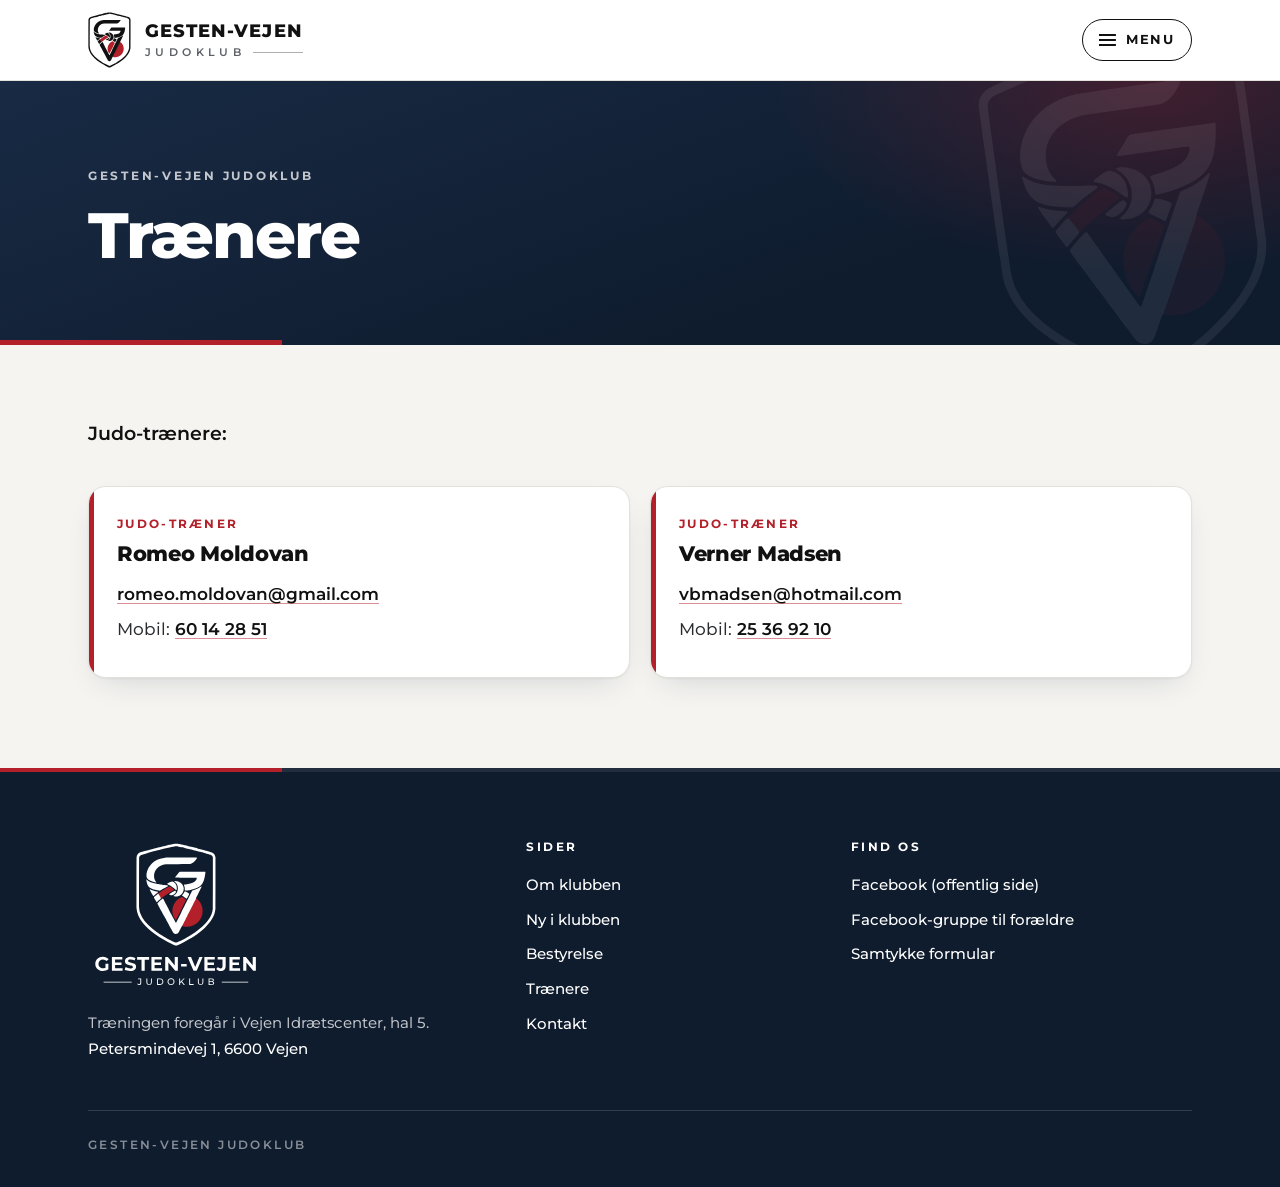
<file: traenere.html>
<!DOCTYPE html>
<html lang="da">
<head>
  <meta charset="utf-8">
  <meta name="viewport" content="width=device-width, initial-scale=1">
  <title>Trænere | Gesten-Vejen Judoklub</title>
  <meta name="description" content="Judo-trænere i Gesten-Vejen Judoklub.">
  <meta name="theme-color" content="#0f1c2e">
  <link rel="icon" href="img/favicon.ico" sizes="32x32">
  <link rel="icon" href="img/favicon.svg" type="image/svg+xml">
  <link rel="apple-touch-icon" href="img/apple-touch-icon.png">
  <link rel="preload" href="fonts/montserrat-var.woff2" as="font" type="font/woff2" crossorigin>
  <link rel="stylesheet" href="css/style.css">
</head>
<body>
  <a class="skip-link" href="#indhold">Spring til indhold</a>
  <header class="site-header">
    <div class="header-inner">
      <a class="brand" href="index.html">
        <img src="img/logo.svg" width="43" height="55" alt="">
        <span class="brand-text">
          <span class="brand-name">Gesten-Vejen</span>
          <span class="brand-sub">Judoklub</span>
        </span>
      </a>
      <input type="checkbox" id="nav-toggle" class="nav-toggle">
      <label class="nav-button" for="nav-toggle"><span class="nav-open">Menu</span><span class="nav-close">Luk</span></label>
      <nav class="site-nav" aria-label="Hovedmenu">
        <ul>
          <li><a href="index.html">Forside</a></li>
          <li><a href="om-klubben.html">Om klubben</a></li>
          <li><a href="ny-i-klubben.html">Ny i klubben</a></li>
          <li><a href="judo.html">Judo</a></li>
          <li><a href="graduering.html">Graduering</a></li>
          <li><a href="graduering-senior.html">Graduering senior</a></li>
          <li><a href="links.html">Links</a></li>
          <li><a href="kontakt.html">Kontakt</a></li>
        </ul>
      </nav>
    </div>
  </header>
  <main id="indhold">
    <div class="page-head">
      <div class="wrap">
        <h1>Trænere</h1>
      </div>
    </div>
    <div class="site-main">
    <div class="wrap">
      <p class="lead">Judo-trænere:</p>
      <div class="people people-2">
        <article class="person">
          <p class="role">Judo-træner</p>
          <h2 class="name">Romeo Moldovan</h2>
          <p><a href="mailto:romeo.moldovan@gmail.com">romeo.moldovan@gmail.com</a></p>
          <p>Mobil: <a href="tel:+4560142851">60 14 28 51</a></p>
        </article>
        <article class="person">
          <p class="role">Judo-træner</p>
          <h2 class="name">Verner Madsen</h2>
          <p><a href="mailto:vbmadsen@hotmail.com">vbmadsen@hotmail.com</a></p>
          <p>Mobil: <a href="tel:+4525369210">25 36 92 10</a></p>
        </article>
      </div>

    </div>
    </div>
  </main>
  <footer class="site-footer">
    <div class="wrap">
      <div class="footer-grid">
        <div class="footer-brand">
          <h2 class="visually-hidden">Gesten-Vejen Judoklub</h2>
          <img src="img/logo-fuld-hvid.svg" width="190" height="162" alt="">
          <p>Træningen foregår i Vejen Idrætscenter, hal 5.<br>
          <a href="https://www.google.com/maps/search/?api=1&amp;query=Petersmindevej+1%2C+6600+Vejen">Petersmindevej 1, 6600 Vejen</a></p>
        </div>
        <div>
          <h2>Sider</h2>
          <ul>
            <li><a href="om-klubben.html">Om klubben</a></li>
            <li><a href="ny-i-klubben.html">Ny i klubben</a></li>
            <li><a href="bestyrelse.html">Bestyrelse</a></li>
            <li><a href="traenere.html">Trænere</a></li>
            <li><a href="kontakt.html">Kontakt</a></li>
          </ul>
        </div>
        <div>
          <h2>Find os</h2>
          <ul>
            <li><a href="https://www.facebook.com/GestenVejen/">Facebook (offentlig side)</a></li>
            <li><a href="https://www.facebook.com/groups/1879137695692778">Facebook-gruppe til forældre</a></li>
            <li><a href="https://docs.google.com/forms/d/e/1FAIpQLScfp7HUJa1pQBzSt7RUPwWTZTJab6dxCkrOlCCXXaspszg4RQ/viewform?usp=sharing&amp;ouid=102798556822997077446">Samtykke formular</a></li>
          </ul>
        </div>
      </div>
      <p class="footer-copy">Gesten-Vejen Judoklub</p>
    </div>
  </footer>
</body>
</html>
</file>
<file: css/style.css>
/* Gesten-Vejen Judoklub · v2 (logo B) */

@font-face {
  font-family: "Montserrat";
  src: url("../fonts/montserrat-var.woff2") format("woff2");
  font-weight: 100 900;
  font-style: normal;
  font-display: swap;
}

:root {
  --ink: #111111;
  --ink-soft: #2a2b2e;
  --muted: #5d6068;
  --red: #b3202a;
  --red-dark: #8e1820;
  --navy: #0f1c2e;
  --navy-2: #182a44;
  --paper: #ffffff;
  --bg: #f5f4f1;
  --line: #e3e1dc;
  --line-dark: rgba(255, 255, 255, 0.14);
  --focus: #b3202a;
  --max: 74rem;
  --text: 42rem;
  --font: "Montserrat", "Segoe UI", system-ui, -apple-system, "Helvetica Neue", Arial, sans-serif;
  --radius: 1.1rem;
  --radius-sm: 0.6rem;
  --shadow: 0 1px 2px rgba(17, 17, 17, 0.05), 0 12px 32px -12px rgba(15, 28, 46, 0.16);
  --shadow-lg: 0 2px 4px rgba(17, 17, 17, 0.06), 0 28px 60px -24px rgba(15, 28, 46, 0.35);
  --header-h: 5rem;
}

*,
*::before,
*::after { box-sizing: border-box; }

html { scroll-behavior: smooth; scroll-padding-top: calc(var(--header-h) + 1rem); -webkit-text-size-adjust: 100%; }

@media (prefers-reduced-motion: reduce) {
  html { scroll-behavior: auto; }
  *, *::before, *::after {
    animation-duration: 0.01ms !important;
    animation-iteration-count: 1 !important;
    transition-duration: 0.01ms !important;
  }
}

body {
  margin: 0;
  font-family: var(--font);
  font-size: 1.0625rem;
  font-weight: 450;
  line-height: 1.7;
  color: var(--ink-soft);
  background: var(--bg);
  min-height: 100vh;
  display: flex;
  flex-direction: column;
  -webkit-font-smoothing: antialiased;
  text-rendering: optimizeLegibility;
}

main { flex: 1 0 auto; }

img { max-width: 100%; height: auto; border: 0; }

h1, h2, h3 {
  color: var(--ink);
  font-weight: 800;
  line-height: 1.15;
  letter-spacing: -0.015em;
  margin: 0 0 0.6em;
}
h1 { font-size: clamp(2.4rem, 5.2vw, 4rem); letter-spacing: -0.03em; }
h2 { font-size: clamp(1.45rem, 2.4vw, 1.9rem); }
h3 { font-size: 1.1rem; letter-spacing: -0.005em; }
p { margin: 0 0 1em; }

a { color: var(--red); text-decoration-thickness: 1px; text-underline-offset: 0.2em; transition: color 0.15s; }
a:hover { color: var(--red-dark); text-decoration-thickness: 2px; }

a:focus-visible,
.nav-toggle:focus-visible + .nav-button {
  outline: 3px solid var(--focus);
  outline-offset: 3px;
  border-radius: 4px;
}

.visually-hidden {
  position: absolute !important;
  width: 1px; height: 1px;
  padding: 0; margin: -1px;
  overflow: hidden; clip: rect(0 0 0 0);
  white-space: nowrap; border: 0;
}

.skip-link {
  position: absolute;
  left: 1rem; top: -4rem;
  z-index: 100;
  padding: 0.7rem 1.1rem;
  background: var(--ink);
  color: #fff;
  font-weight: 700;
  border-radius: var(--radius-sm);
  text-decoration: none;
}
.skip-link:focus { top: 1rem; color: #fff; }

.wrap {
  width: 100%;
  max-width: var(--max);
  margin: 0 auto;
  padding: 0 clamp(1.15rem, 4vw, 2.5rem);
}

.eyebrow {
  display: inline-flex;
  align-items: center;
  gap: 0.75rem;
  margin: 0 0 1.1rem;
  font-size: 0.78rem;
  font-weight: 700;
  letter-spacing: 0.22em;
  text-transform: uppercase;
  color: var(--red);
}
.eyebrow::before {
  content: "";
  width: 2.25rem; height: 2px;
  background: currentColor;
}

/* ---------- header ---------- */
.site-header {
  position: sticky;
  top: 0;
  z-index: 50;
  background: rgba(255, 255, 255, 0.94);
  backdrop-filter: saturate(1.4) blur(12px);
  -webkit-backdrop-filter: saturate(1.4) blur(12px);
  border-bottom: 1px solid var(--line);
}

.header-inner {
  max-width: var(--max);
  margin: 0 auto;
  padding: 0 clamp(1.15rem, 4vw, 2.5rem);
  min-height: var(--header-h);
  display: flex;
  align-items: center;
  justify-content: space-between;
  flex-wrap: wrap;
  gap: 0 1.5rem;
}

.brand {
  display: inline-flex;
  align-items: center;
  gap: 0.85rem;
  text-decoration: none;
  color: var(--ink);
  padding: 0.6rem 0;
}
.brand:hover { color: var(--ink); }
.brand img { width: 2.7rem; height: auto; display: block; }
.brand-text { display: flex; flex-direction: column; line-height: 1.05; }
.brand-name {
  font-size: 1.12rem;
  font-weight: 800;
  letter-spacing: 0.06em;
  text-transform: uppercase;
}
.brand-sub {
  display: flex;
  align-items: center;
  gap: 0.5rem;
  margin-top: 0.35rem;
  font-size: 0.66rem;
  font-weight: 600;
  letter-spacing: 0.42em;
  text-transform: uppercase;
  color: var(--muted);
}
.brand-sub::after { content: ""; flex: 1; height: 1px; background: currentColor; opacity: 0.5; }

.nav-toggle {
  position: absolute;
  opacity: 0;
  width: 1px; height: 1px;
  pointer-events: none;
}
.nav-button {
  display: inline-flex;
  align-items: center;
  gap: 0.6rem;
  padding: 0.6rem 1rem;
  border: 1.5px solid var(--ink);
  border-radius: 999px;
  font-size: 0.8rem;
  font-weight: 700;
  letter-spacing: 0.14em;
  text-transform: uppercase;
  color: var(--ink);
  cursor: pointer;
  user-select: none;
}
.nav-button::before {
  content: "";
  width: 1.05rem; height: 0.7rem;
  background:
    linear-gradient(currentColor, currentColor) top / 100% 2px no-repeat,
    linear-gradient(currentColor, currentColor) center / 100% 2px no-repeat,
    linear-gradient(currentColor, currentColor) bottom / 100% 2px no-repeat;
}
.nav-close { display: none; }
.nav-toggle:checked + .nav-button { background: var(--ink); color: #fff; }
.nav-toggle:checked + .nav-button .nav-open { display: none; }
.nav-toggle:checked + .nav-button .nav-close { display: inline; }

.site-nav ul { list-style: none; margin: 0; padding: 0; }
.site-nav a {
  display: block;
  text-decoration: none;
  color: var(--ink);
  font-size: 0.8rem;
  font-weight: 700;
  letter-spacing: 0.12em;
  text-transform: uppercase;
}
.site-nav a:hover { color: var(--red); }
.site-nav a[aria-current="page"] { color: var(--red); }

@media (max-width: 1359px) {
  .site-nav { display: none; width: 100%; padding: 0.25rem 0 1.25rem; }
  .nav-toggle:checked ~ .site-nav { display: block; }
  .site-nav ul { border-top: 1px solid var(--line); }
  .site-nav li { border-bottom: 1px solid var(--line); }
  .site-nav a { padding: 1rem 0.25rem; display: flex; justify-content: space-between; }
  .site-nav a::after { content: "→"; color: var(--red); font-weight: 600; }
  .site-nav a[aria-current="page"] { box-shadow: inset 3px 0 0 var(--red); padding-left: 0.9rem; }
}

@media (min-width: 1360px) {
  .nav-button { display: none; }
  .header-inner { gap: 0 0.75rem; }
  .site-nav ul { display: flex; gap: 0; }
  .site-nav a {
    position: relative;
    padding: 0.7rem 0.5rem;
    font-size: 0.72rem;
    letter-spacing: 0.08em;
  }
  .site-nav a::after {
    content: "";
    position: absolute;
    left: 0.5rem; right: 0.5rem; bottom: 0.3rem;
    height: 2px;
    background: var(--red);
    transform: scaleX(0);
    transform-origin: left;
    transition: transform 0.2s ease;
  }
  .site-nav a:hover::after,
  .site-nav a[aria-current="page"]::after { transform: scaleX(1); }
}

/* ---------- buttons ---------- */
.actions { display: flex; flex-wrap: wrap; gap: 0.75rem; margin: 1.75rem 0 0; }
.btn {
  display: inline-flex;
  align-items: center;
  gap: 0.6rem;
  padding: 0.95rem 1.5rem;
  border-radius: 999px;
  background: var(--red);
  border: 1.5px solid var(--red);
  color: #fff;
  font-size: 0.82rem;
  font-weight: 700;
  letter-spacing: 0.12em;
  text-transform: uppercase;
  text-decoration: none;
  transition: background 0.18s, color 0.18s, border-color 0.18s, transform 0.18s;
}
.btn::after { content: "→"; font-weight: 600; transition: transform 0.18s; }
.btn:hover { background: var(--red-dark); border-color: var(--red-dark); color: #fff; transform: translateY(-1px); }
.btn:hover::after { transform: translateX(3px); }
.btn-ghost { background: transparent; border-color: rgba(255, 255, 255, 0.55); }
.btn-ghost:hover { background: #fff; border-color: #fff; color: var(--ink); }
.btn-light { background: var(--ink); border-color: var(--ink); }
.btn-light:hover { background: var(--navy-2); border-color: var(--navy-2); }

/* ---------- hero (front page) ---------- */
.hero {
  position: relative;
  overflow: hidden;
  color: #fff;
  background: var(--navy);
}
.hero::before {
  content: "";
  position: absolute;
  inset: 0;
  background-image:
    radial-gradient(60rem 30rem at 85% 10%, rgba(179, 32, 42, 0.22), transparent 60%),
    linear-gradient(105deg, rgba(10, 18, 32, 0.92) 0%, rgba(10, 18, 32, 0.78) 42%, rgba(10, 18, 32, 0.58) 100%),
    url("../img/foto/kast-paa-maatten-800.jpg");
  background-position: center, center, center 42%;
  background-size: auto, auto, cover;
  background-repeat: no-repeat;
}
@media (min-width: 700px), (min-resolution: 1.5dppx) {
  .hero::before {
    background-image:
      radial-gradient(60rem 30rem at 85% 10%, rgba(179, 32, 42, 0.22), transparent 60%),
      linear-gradient(105deg, rgba(10, 18, 32, 0.92) 0%, rgba(10, 18, 32, 0.78) 42%, rgba(10, 18, 32, 0.58) 100%),
      url("../img/foto/kast-paa-maatten.jpg");
  }
}
.hero::after {
  content: "";
  position: absolute;
  left: 0; right: 0; bottom: 0;
  height: 6px;
  background: linear-gradient(90deg, var(--red) 0 22%, transparent 22%);
}
.hero-inner {
  position: relative;
  z-index: 1;
  display: grid;
  gap: 2.5rem;
  align-items: center;
  padding-top: clamp(3.5rem, 8vw, 7rem);
  padding-bottom: clamp(3.5rem, 8vw, 7rem);
}
.hero h1 { color: #fff; font-size: clamp(3rem, 8vw, 5.75rem); margin-bottom: 0.35em; }
.hero .eyebrow { color: #fff; }
.hero .eyebrow::before { background: var(--red); height: 3px; }
.hero-lead { font-size: clamp(1.15rem, 1.8vw, 1.4rem); font-weight: 500; line-height: 1.55; max-width: 34rem; color: #fff; }
.hero-place { color: rgba(255, 255, 255, 0.72); font-weight: 500; }
.hero-place::before { content: ""; display: inline-block; width: 0.55rem; height: 0.55rem; margin-right: 0.6rem; border-radius: 50%; background: var(--red); vertical-align: 0.08em; }
.hero-place a { color: #fff; text-decoration-color: rgba(255, 255, 255, 0.45); }
.hero-place a:hover { color: #fff; text-decoration-color: var(--red); }
.hero-place br + a { margin-left: 1.15rem; }

.hero-media {
  display: grid;
  grid-template-columns: 1fr 1fr;
  gap: 0.7rem;
  width: 100%;
}
.hero-photo {
  display: block;
  width: 100%;
  height: auto;
  aspect-ratio: 4 / 3;
  object-fit: cover;
  border-radius: var(--radius-sm);
  box-shadow: 0 18px 40px -16px rgba(0, 0, 0, 0.65);
  background: var(--navy-2);
}
.hero-photo-main {
  grid-column: 1 / -1;
  border-radius: var(--radius);
}

@media (min-width: 900px) {
  .hero-inner { grid-template-columns: 1.05fr 1fr; gap: 4rem; }
  .hero-media { gap: 0.85rem; }
}
@media (max-width: 899px) {
  .hero-media { max-width: 36rem; margin: 0 auto; }
  .hero::before {
    background-image:
      radial-gradient(40rem 20rem at 50% 0%, rgba(179, 32, 42, 0.2), transparent 60%),
      linear-gradient(180deg, rgba(10, 18, 32, 0.9) 0%, rgba(10, 18, 32, 0.86) 55%, rgba(10, 18, 32, 0.8) 100%),
      url("../img/foto/kast-paa-maatten-800.jpg");
    background-position: center, center, 22% 40%;
    background-size: auto, auto, cover;
  }
}
@media (max-width: 899px) and (min-resolution: 1.5dppx) {
  .hero::before {
    background-image:
      radial-gradient(40rem 20rem at 50% 0%, rgba(179, 32, 42, 0.2), transparent 60%),
      linear-gradient(180deg, rgba(10, 18, 32, 0.9) 0%, rgba(10, 18, 32, 0.86) 55%, rgba(10, 18, 32, 0.8) 100%),
      url("../img/foto/kast-paa-maatten.jpg");
  }
}

/* ---------- page head (inner pages) ---------- */
.page-head {
  position: relative;
  overflow: hidden;
  color: #fff;
  background:
    radial-gradient(40rem 20rem at 90% 0%, rgba(179, 32, 42, 0.3), transparent 60%),
    linear-gradient(160deg, var(--navy-2), var(--navy) 70%);
  padding: clamp(3rem, 7vw, 5.5rem) 0 clamp(2.75rem, 6vw, 4.5rem);
}
.page-head::before {
  content: "";
  position: absolute;
  right: max(-4rem, calc((100vw - var(--max)) / 2 - 2rem));
  top: 50%;
  width: 17rem;
  aspect-ratio: 430 / 552;
  transform: translateY(-50%) rotate(-8deg);
  background: url("../img/logo-hvid.svg") center / contain no-repeat;
  opacity: 0.07;
}
.page-head::after {
  content: "";
  position: absolute;
  left: 0; right: 0; bottom: 0;
  height: 5px;
  background: linear-gradient(90deg, var(--red) 0 22%, transparent 22%);
}
.page-head h1 { color: #fff; margin: 0; position: relative; }
.page-head h1::before {
  content: "Gesten-Vejen Judoklub";
  display: flex;
  align-items: center;
  gap: 0.75rem;
  margin-bottom: 1rem;
  font-size: 0.78rem;
  font-weight: 700;
  letter-spacing: 0.22em;
  text-transform: uppercase;
  color: rgba(255, 255, 255, 0.75);
}

/* ---------- main ---------- */
.site-main { padding: clamp(2.5rem, 6vw, 4.5rem) 0 clamp(3.5rem, 7vw, 6rem); }
.site-main .wrap > * + * { margin-top: clamp(1.5rem, 3vw, 2.25rem); }
.mt, .mt-lg { margin-top: clamp(2.5rem, 5vw, 4rem); }

.section-head { margin-bottom: 1.75rem; }
.section-head h2,
#billeder > h2 { font-size: clamp(1.8rem, 3.4vw, 2.6rem); margin: 0; }
#billeder > h2 { margin-bottom: 1.5rem; }
.section-head h2::after,
#billeder > h2::after {
  content: "";
  display: block;
  width: 3rem; height: 4px;
  margin-top: 0.9rem;
  background: var(--red);
  border-radius: 2px;
}

.panel {
  background: var(--paper);
  border: 1px solid var(--line);
  border-radius: var(--radius);
  box-shadow: var(--shadow);
  padding: clamp(1.5rem, 3.5vw, 2.75rem);
}
.panel > :last-child { margin-bottom: 0; }
.panel h2 { position: relative; }
.panel h3 { margin-top: 1.75rem; }

.content, .prose { max-width: none; }
.content p, .prose p, .content h2, .content h3 { max-width: var(--text); }
.content h2 { margin-top: 2.25rem; }
.content > h2:first-of-type, .prose > h2:first-child { margin-top: 0; }
.prose { padding: 0 0.25rem; }
.prose p:first-of-type { font-size: 1.15rem; color: var(--ink); font-weight: 500; }

.lead { font-size: 1.2rem; font-weight: 600; color: var(--ink); }
.note {
  margin-top: 1.5rem;
  padding: 1rem 1.25rem;
  border-left: 4px solid var(--red);
  background: var(--bg);
  border-radius: 0 var(--radius-sm) var(--radius-sm) 0;
  font-size: 0.95rem;
}
.source { font-size: 0.85rem; color: var(--muted); }

/* ---------- training times ---------- */
.time-cards { display: grid; gap: 1.25rem; }
@media (min-width: 820px) { .time-cards { grid-template-columns: repeat(3, 1fr); } }
.time-card {
  position: relative;
  overflow: hidden;
  background: var(--paper);
  border: 1px solid var(--line);
  border-radius: var(--radius);
  box-shadow: var(--shadow);
  padding: 1.75rem 1.75rem 1.9rem;
  transition: transform 0.2s ease, box-shadow 0.2s ease;
}
.time-card::before {
  content: "";
  position: absolute;
  left: 0; top: 0; right: 0;
  height: 5px;
  background: var(--ink);
}
.time-card:first-child::before { background: var(--red); }
.time-card:hover { transform: translateY(-3px); box-shadow: var(--shadow-lg); }
.time-card-label {
  margin: 0 0 0.2rem;
  font-size: 0.72rem;
  font-weight: 700;
  letter-spacing: 0.2em;
  text-transform: uppercase;
  color: var(--muted);
}
.time-card h3 { font-size: 1.7rem; margin: 0 0 1.25rem; }
.time-card dl { margin: 0; display: grid; grid-template-columns: 4.25rem 1fr; gap: 0.85rem 1rem; align-items: baseline; }
.time-card dt {
  font-size: 0.72rem;
  font-weight: 700;
  letter-spacing: 0.16em;
  text-transform: uppercase;
  color: var(--muted);
}
.time-card dd { margin: 0; font-weight: 600; color: var(--ink); }
.time-card dd .slot { font-size: 1.05rem; font-weight: 700; }
.slot { display: block; }
.slot-plus { display: block; width: fit-content; margin: 0.1rem 0; font-size: 0.95rem; color: var(--red); font-weight: 800; line-height: 1.1; }

/* ---------- split / generic cards ---------- */
.split { display: grid; gap: 1.25rem; }
@media (min-width: 800px) { .split { grid-template-columns: 1fr 1fr; } }
.split .panel h2 { font-size: 1.35rem; }

.contact-stack { display: grid; gap: 1.25rem; }
@media (min-width: 800px) { .contact-stack { grid-template-columns: 1fr 1fr; } }
.contact-stack .panel h2 { font-size: 1.3rem; }
.contact-stack .panel { border-top: 4px solid var(--ink); }
.contact-stack .panel:first-child { border-top-color: var(--red); }

/* ---------- gallery + lightbox ---------- */
.gallery {
  list-style: none;
  margin: 0;
  padding: 0;
  display: grid;
  gap: 0.9rem;
  grid-template-columns: repeat(2, 1fr);
}
@media (min-width: 760px) { .gallery { grid-template-columns: repeat(4, 1fr); } }
.gallery a {
  display: block;
  overflow: hidden;
  border-radius: var(--radius-sm);
  background: var(--navy);
  box-shadow: var(--shadow);
}
.gallery img {
  display: block;
  width: 100%;
  aspect-ratio: 4 / 3;
  object-fit: cover;
  transition: transform 0.4s ease, opacity 0.3s;
}
.gallery a:hover img { transform: scale(1.06); opacity: 0.85; }

.lightbox {
  display: none;
  position: fixed;
  inset: 0;
  z-index: 200;
  background: rgba(10, 18, 32, 0.94);
  padding: 2rem;
  align-items: center;
  justify-content: center;
  flex-direction: column;
  gap: 1.25rem;
}
.lightbox:target { display: flex; }
.lightbox img { width: min(90vw, 640px); border-radius: var(--radius-sm); box-shadow: var(--shadow-lg); }
.lightbox .close {
  color: #fff;
  font-size: 0.82rem;
  font-weight: 700;
  letter-spacing: 0.14em;
  text-transform: uppercase;
  text-decoration: none;
  padding: 0.75rem 1.25rem;
  border: 1.5px solid rgba(255, 255, 255, 0.5);
  border-radius: 999px;
}
.lightbox .close:hover { background: #fff; color: var(--ink); }

/* ---------- om klubben ---------- */
.goal-list, .hold-list { list-style: none; margin: 0 0 1rem; padding: 0; display: grid; gap: 0.75rem; }
.goal-list li, .hold-list li { display: flex; gap: 1rem; align-items: flex-start; }
.goal-list .num, .hold-list .num {
  flex: none;
  display: inline-grid;
  place-items: center;
  min-width: 2.2rem;
  height: 2.2rem;
  padding: 0 0.5rem;
  border-radius: 999px;
  background: var(--ink);
  color: #fff;
  font-size: 0.85rem;
  font-weight: 800;
}
.goal-list .num { background: var(--red); }
.goal-list li span:last-child { padding-top: 0.2rem; }
.hold-list { grid-template-columns: repeat(auto-fit, minmax(13rem, 1fr)); }
.hold-list li {
  align-items: center;
  padding: 1rem 1.1rem;
  border: 1px solid var(--line);
  border-radius: var(--radius-sm);
  font-weight: 600;
  color: var(--ink);
}
.hold-list .num { min-width: 3.2rem; }

/* ---------- judo ---------- */
.portrait {
  float: right;
  margin: 0 0 1.5rem 2rem;
  text-align: center;
  font-size: 0.82rem;
  font-weight: 600;
  color: var(--muted);
}
.portrait img {
  display: block;
  width: 8.5rem;
  border-radius: var(--radius-sm);
  filter: grayscale(1) contrast(1.05);
  box-shadow: 0 0 0 6px #fff, 0 0 0 7px var(--line), var(--shadow);
  margin-bottom: 0.8rem;
}
@media (max-width: 520px) { .portrait { float: none; margin: 0 0 1.5rem; display: inline-block; } }

/* ---------- people ---------- */
.people { display: grid; gap: 1.25rem; }
@media (min-width: 760px) { .people { grid-template-columns: repeat(3, 1fr); } .people-2 { grid-template-columns: repeat(2, 1fr); } }
.person {
  position: relative;
  background: var(--paper);
  border: 1px solid var(--line);
  border-radius: var(--radius);
  box-shadow: var(--shadow);
  padding: 1.75rem;
  overflow: hidden;
}
.person::before { content: ""; position: absolute; left: 0; top: 0; bottom: 0; width: 5px; background: var(--red); }
.person p { margin: 0 0 0.35rem; }
.person .role {
  font-size: 0.72rem;
  font-weight: 700;
  letter-spacing: 0.2em;
  text-transform: uppercase;
  color: var(--red);
  margin-bottom: 0.5rem;
}
.person .name { font-size: 1.3rem; margin-bottom: 0.9rem; }
.person a { color: var(--ink); font-weight: 600; text-decoration-color: rgba(179, 32, 42, 0.5); word-break: break-word; }
.person a:hover { color: var(--red); }

/* ---------- links ---------- */
.club-cols { display: grid; gap: 1.25rem; }
@media (min-width: 820px) { .club-cols { grid-template-columns: repeat(3, 1fr); align-items: start; } }
.club-cols section {
  background: var(--paper);
  border: 1px solid var(--line);
  border-radius: var(--radius);
  box-shadow: var(--shadow);
  padding: 1.5rem 1.6rem;
}
.club-cols h2 { font-size: 1.25rem; padding-bottom: 0.8rem; border-bottom: 2px solid var(--ink); }
.club-cols ul { list-style: none; margin: 0; padding: 0; }
.club-cols li + li { border-top: 1px solid var(--line); }
.club-cols a { display: flex; justify-content: space-between; gap: 1rem; padding: 0.6rem 0; color: var(--ink); font-weight: 500; text-decoration: none; }
.club-cols a::after { content: "↗"; color: var(--red); }
.club-cols a:hover { color: var(--red); }

.doc-links { display: grid; gap: 1.25rem; }
@media (min-width: 760px) { .doc-links { grid-template-columns: 1fr 1fr; } }
.doc-links a {
  position: relative;
  display: block;
  padding: 1.6rem 3.5rem 1.6rem 1.75rem;
  border-radius: var(--radius);
  background: var(--navy);
  color: #fff;
  font-size: 1.2rem;
  font-weight: 800;
  text-decoration: none;
  box-shadow: var(--shadow);
  transition: transform 0.2s, background 0.2s;
}
.doc-links a::after { content: "→"; position: absolute; right: 1.6rem; top: 50%; transform: translateY(-50%); color: var(--red); font-size: 1.4rem; }
.doc-links a:hover { background: var(--navy-2); transform: translateY(-2px); }
.doc-links span { display: block; margin-top: 0.3rem; font-size: 0.9rem; font-weight: 500; color: rgba(255, 255, 255, 0.72); }
section.mt-lg > h2 { font-size: clamp(1.5rem, 2.6vw, 2rem); }

/* ---------- graduering ---------- */
.belt-index {
  list-style: none;
  margin: 1.75rem 0 0;
  padding: 0;
  display: grid;
  gap: 0.6rem;
  grid-template-columns: repeat(auto-fill, minmax(16.5rem, 1fr));
}
.belt-index a {
  display: flex;
  align-items: center;
  gap: 0.8rem;
  padding: 0.8rem 1rem;
  border: 1px solid var(--line);
  border-radius: var(--radius-sm);
  background: var(--bg);
  color: var(--ink);
  font-weight: 700;
  font-size: 0.92rem;
  text-decoration: none;
  transition: border-color 0.15s, background 0.15s;
}
.belt-index a:hover { border-color: var(--ink); background: #fff; }
.belt-dot {
  flex: none;
  width: 2rem;
  height: 0.65rem;
  border-radius: 3px;
  box-shadow: inset 0 0 0 1px rgba(0, 0, 0, 0.15);
}

.belt { position: relative; overflow: hidden; padding-top: calc(clamp(1.5rem, 3.5vw, 2.75rem) + 10px); }
.belt::before {
  content: "";
  position: absolute;
  left: 0; right: 0; top: 0;
  height: 10px;
  background: var(--belt, var(--ink));
}
.belt > h2 { display: flex; align-items: center; gap: 0.9rem; font-size: clamp(1.5rem, 2.8vw, 2.1rem); }
.belt > h2::before {
  content: "";
  flex: none;
  width: 3.2rem;
  height: 1rem;
  border-radius: 4px;
  background: var(--belt, var(--ink));
  box-shadow: inset 0 0 0 1px rgba(0, 0, 0, 0.18);
}
.belt-time {
  display: inline-block;
  margin: 0 0.5rem 0.5rem 0;
  padding: 0.35rem 0.9rem;
  border-radius: 999px;
  background: var(--ink);
  color: #fff;
  font-size: 0.8rem;
  font-weight: 700;
  letter-spacing: 0.06em;
}
.belt-note { color: var(--muted); font-weight: 500; }

.belt-grid { display: grid; gap: 0.5rem 2.5rem; margin-top: 1.25rem; }
@media (min-width: 900px) {
  .belt-grid { grid-template-columns: 1fr 1fr; }
  .belt-grid .span-full { grid-column: 1 / -1; }
}
.belt-grid h3 {
  margin: 1.5rem 0 1rem;
  padding-bottom: 0.6rem;
  border-bottom: 1px solid var(--line);
  font-size: 0.82rem;
  letter-spacing: 0.14em;
  text-transform: uppercase;
}

.tech-list {
  list-style: none;
  margin: 0;
  padding: 0;
  display: grid;
  gap: 0.9rem;
  grid-template-columns: repeat(auto-fill, minmax(11.5rem, 1fr));
}
.tech-list-wide { grid-template-columns: repeat(auto-fill, minmax(17rem, 1fr)); }
.tech-list figure {
  margin: 0;
  height: 100%;
  display: flex;
  flex-direction: column;
  border: 1px solid var(--line);
  border-radius: var(--radius-sm);
  background: #fff;
  overflow: hidden;
  transition: border-color 0.15s, box-shadow 0.15s;
}
.tech-list figure:hover { border-color: #cfccc5; box-shadow: var(--shadow); }
.tech-list img {
  display: block;
  margin: auto;
  padding: 0.9rem 0.9rem 0.4rem;
  max-height: 12rem;
  width: auto;
  object-fit: contain;
}
.tech-list figcaption {
  margin-top: auto;
  padding: 0.65rem 0.9rem 0.8rem;
  border-top: 1px solid var(--line);
  background: var(--bg);
  font-size: 0.85rem;
  font-weight: 600;
  line-height: 1.4;
  color: var(--ink);
}

.tech-plain { list-style: none; margin: 0.9rem 0 0; padding: 0; display: grid; gap: 0.4rem; }
.tech-plain li { position: relative; padding-left: 1.4rem; font-weight: 500; }
.tech-plain li::before {
  content: "";
  position: absolute;
  left: 0; top: 0.68em;
  width: 0.6rem; height: 0.18rem;
  border-radius: 2px;
  background: var(--red);
}

/* ---------- footer ---------- */
.site-footer {
  position: relative;
  background: var(--navy);
  color: rgba(255, 255, 255, 0.75);
  padding: clamp(3rem, 6vw, 4.5rem) 0 2rem;
  font-size: 0.95rem;
}
.site-footer::before {
  content: "";
  position: absolute;
  left: 0; right: 0; top: 0;
  height: 4px;
  background: linear-gradient(90deg, var(--red) 0 22%, rgba(255, 255, 255, 0.08) 22%);
}
.footer-grid { display: grid; gap: 2.5rem; }
@media (min-width: 760px) { .footer-grid { grid-template-columns: 1.4fr 1fr 1.2fr; } }
.footer-brand img { display: block; width: 11rem; margin-bottom: 1.25rem; }
.footer-brand p { margin: 0; }
.footer-brand p a { color: #fff; }
.site-footer h2 {
  color: #fff;
  font-size: 0.78rem;
  font-weight: 700;
  letter-spacing: 0.2em;
  text-transform: uppercase;
  margin-bottom: 1.1rem;
}
.site-footer ul { list-style: none; margin: 0; padding: 0; display: grid; gap: 0.55rem; }
.site-footer a { color: #fff; text-decoration: none; font-weight: 500; }
.site-footer a:hover { color: #fff; text-decoration: underline; text-decoration-color: var(--red); }
.footer-copy {
  margin: 3rem 0 0;
  padding-top: 1.5rem;
  border-top: 1px solid var(--line-dark);
  font-size: 0.75rem;
  font-weight: 600;
  letter-spacing: 0.2em;
  text-transform: uppercase;
  color: rgba(255, 255, 255, 0.5);
}


/* ---------- ny i klubben / teasers ---------- */
.teaser {
  border-top: 4px solid var(--red);
}
.teaser-inner {
  display: flex;
  flex-wrap: wrap;
  align-items: center;
  justify-content: space-between;
  gap: 1.25rem 2rem;
}
.teaser h2 { margin: 0 0 0.45rem; }
.teaser p { margin: 0; max-width: 42rem; }
.teaser .actions { margin: 0; }

.info-list {
  list-style: none;
  margin: 0;
  padding: 0;
  display: grid;
  gap: 0.85rem;
}
.info-list li {
  position: relative;
  padding-left: 1.45rem;
  font-weight: 500;
}
.info-list li::before {
  content: "";
  position: absolute;
  left: 0;
  top: 0.68em;
  width: 0.6rem;
  height: 0.18rem;
  border-radius: 2px;
  background: var(--red);
}
.panel .split { margin-top: 0.25rem; }
.panel .split > div > h3:first-child { margin-top: 0; }
.info-block + .info-block { margin-top: 1.75rem; }

/* ---------- print ---------- */
@media print {
  .site-header, .site-footer, .skip-link, .hero-media, .lightbox, .actions { display: none !important; }
  body { background: #fff; color: #000; }
  .hero, .page-head { background: none !important; color: #000; padding: 1rem 0; }
  .hero h1, .page-head h1, .hero-lead { color: #000; }
  .hero::before, .page-head::before, .page-head h1::before { display: none; }
  .panel, .time-card, .person { box-shadow: none; break-inside: avoid; }
  .tech-list li { break-inside: avoid; }
}
</file>
